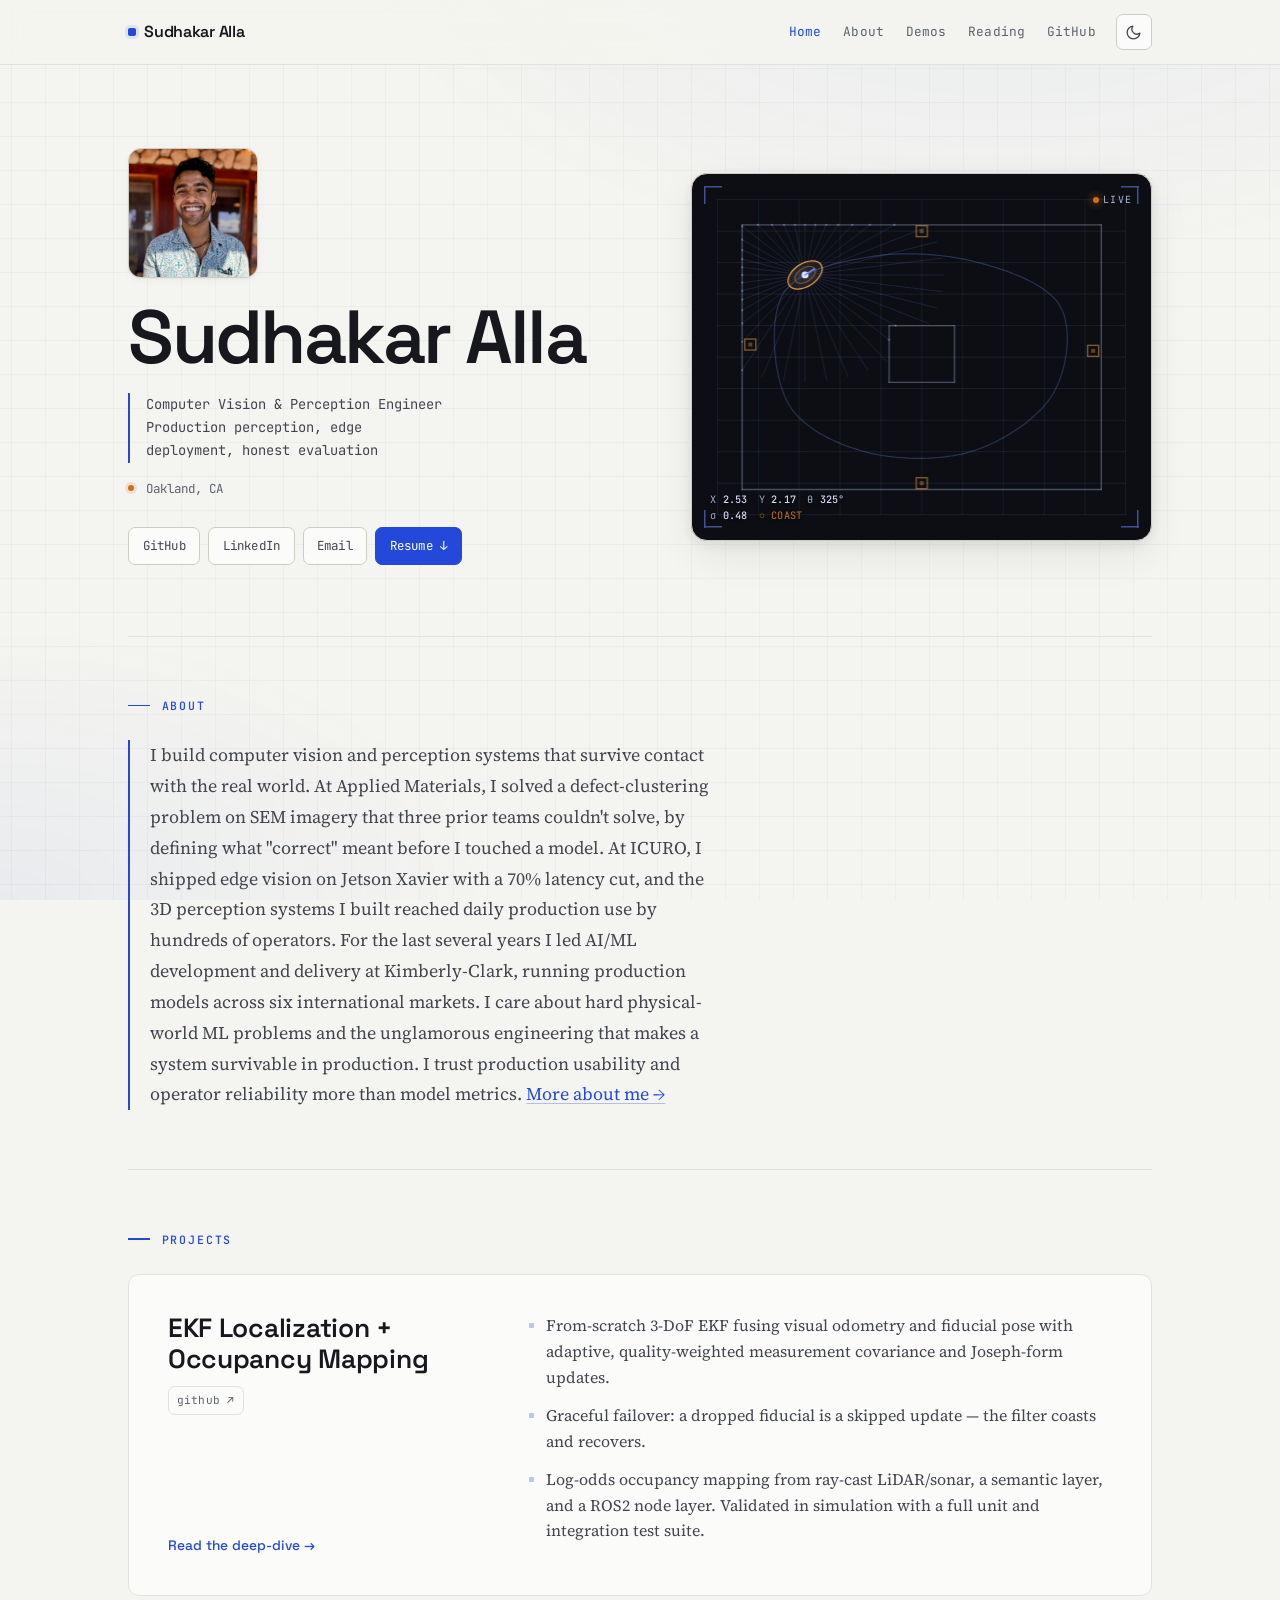
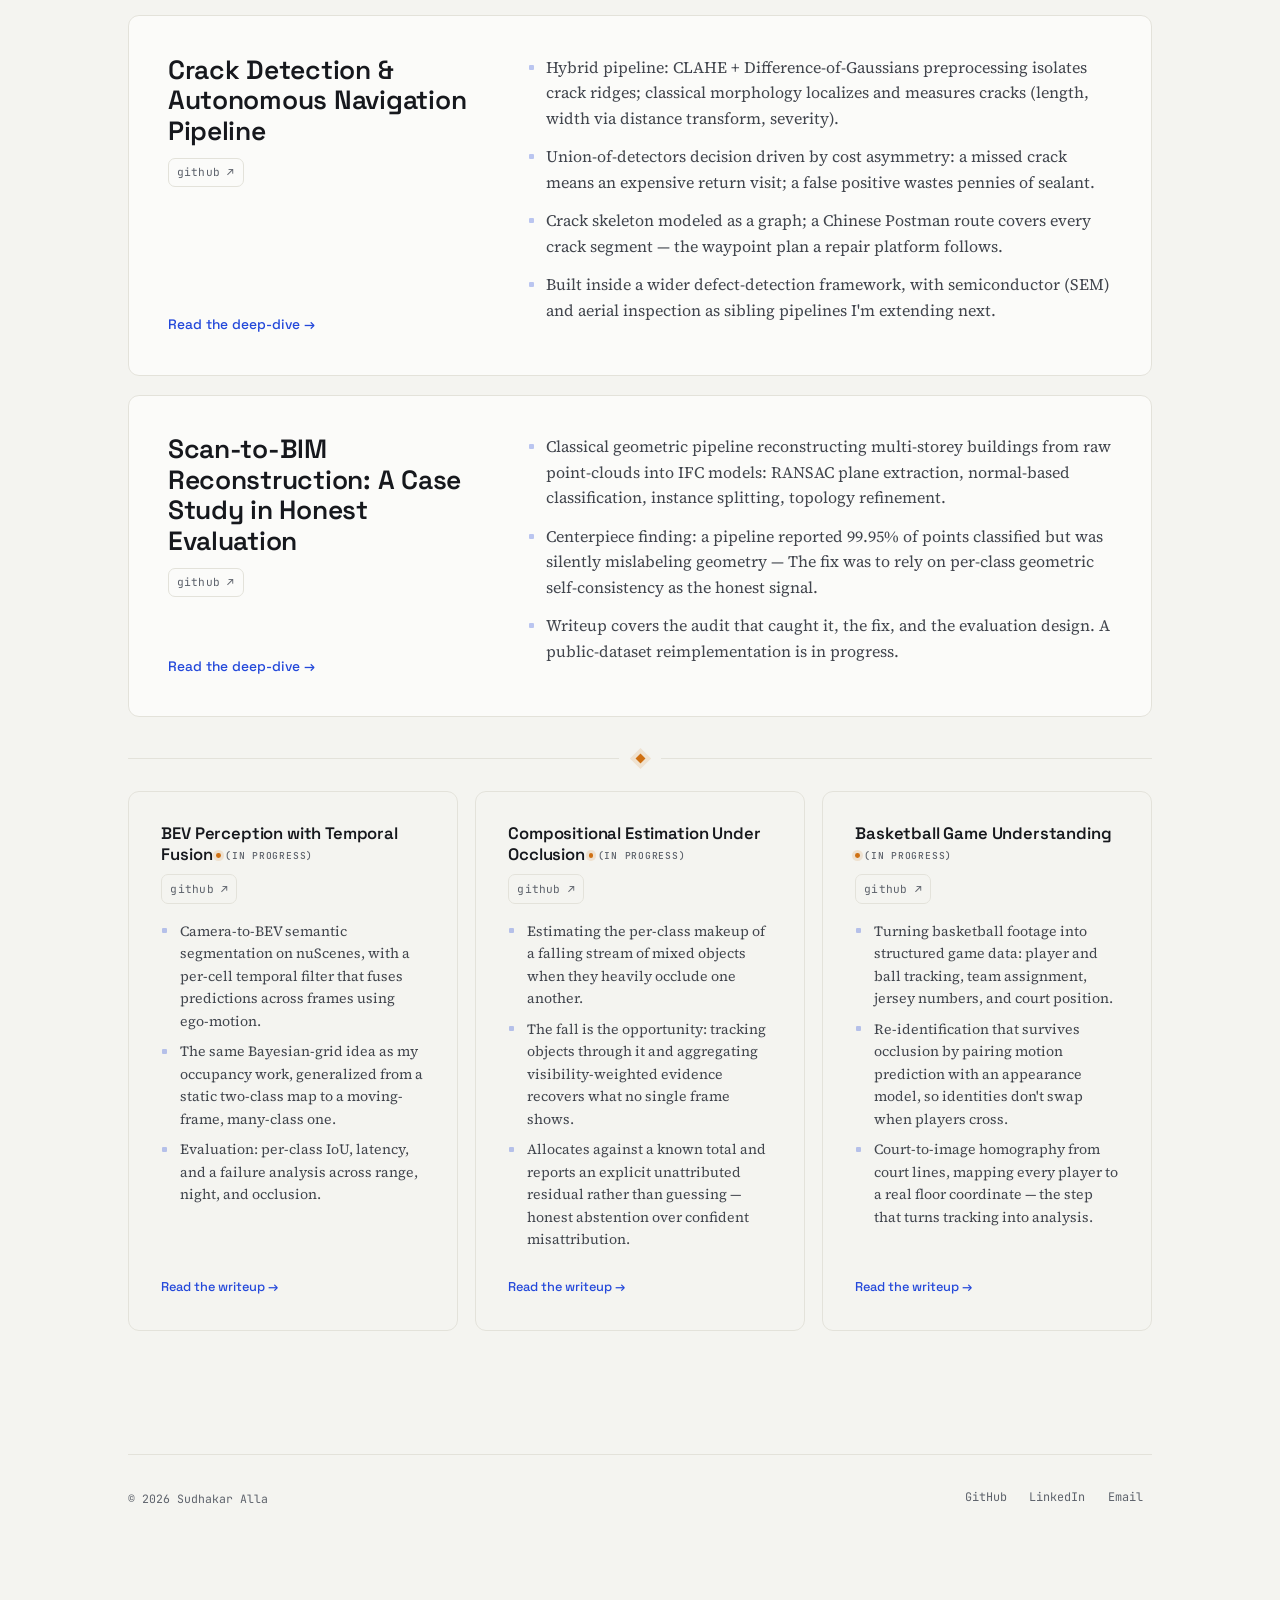
<file: index.html>
<!DOCTYPE html>
<html lang="en">
<head>
  <!-- Google tag (gtag.js) -->
<script async src="https://www.googletagmanager.com/gtag/js?id=G-D9WTSHDK8H"></script>
<script>
  window.dataLayer = window.dataLayer || [];
  function gtag(){dataLayer.push(arguments);}
  gtag('js', new Date());

  gtag('config', 'G-D9WTSHDK8H');
</script>
  <meta charset="UTF-8">
  <meta name="viewport" content="width=device-width, initial-scale=1.0">
  <title>Sudhakar Alla — Computer Vision and Perception Engineer</title>
  <meta name="description" content="Sudhakar Alla is a computer vision and perception engineer building systems that survive the real world — edge deployment, honest evaluation, production-hardened ML.">
  <meta property="og:title" content="Sudhakar Alla — CV/ML Perception Engineer">
  <meta property="og:description" content="Computer vision and perception engineer. Production systems, honest evaluation. Oakland, CA.">
  <meta property="og:type" content="website">
  <meta name="theme-color" content="#f4f4f0" media="(prefers-color-scheme: light)">
  <meta name="theme-color" content="#0d0f14" media="(prefers-color-scheme: dark)">
  <link rel="preconnect" href="https://fonts.googleapis.com">
  <link rel="preconnect" href="https://fonts.gstatic.com" crossorigin>
  <link rel="stylesheet" href="https://fonts.googleapis.com/css2?family=JetBrains+Mono:wght@400;500&family=Source+Serif+4:ital,opsz,wght@0,8..60,400;0,8..60,600;1,8..60,400&family=Space+Grotesk:wght@400;500;600;700&display=swap">
  <link rel="stylesheet" href="style.css">
  <script src="main.js" defer></script>
</head>
<body>

<a class="skip-link" href="#main">Skip to content</a>

<nav class="nav" aria-label="Primary">
  <div class="nav-inner">
    <a class="brand" href="index.html">Sudhakar Alla</a>
    <div class="nav-right">
      <div class="nav-links">
        <a href="index.html" aria-current="page">Home</a>
        <a href="about.html">About</a>
        <a href="demos.html">Demos</a>
        <a href="reading.html">Reading</a>
        <a href="https://github.com/salla23" rel="noopener noreferrer">GitHub</a>
      </div>
      <button class="theme-toggle" type="button" aria-label="Switch to dark theme" aria-pressed="false">
        <svg class="i-moon" viewBox="0 0 24 24" fill="none" stroke="currentColor" stroke-width="1.8" stroke-linecap="round" stroke-linejoin="round" aria-hidden="true"><path d="M21 12.8A9 9 0 1 1 11.2 3a7 7 0 0 0 9.8 9.8z"/></svg>
        <svg class="i-sun" viewBox="0 0 24 24" fill="none" stroke="currentColor" stroke-width="1.8" stroke-linecap="round" stroke-linejoin="round" aria-hidden="true"><circle cx="12" cy="12" r="4.2"/><path d="M12 2v2.4M12 19.6V22M4.2 4.2l1.7 1.7M18.1 18.1l1.7 1.7M2 12h2.4M19.6 12H22M4.2 19.8l1.7-1.7M18.1 5.9l1.7-1.7"/></svg>
      </button>
    </div>
  </div>
</nav>

<div class="wrap">

  <header class="hero">
    <div class="hero-text">
      <div class="hero-id">
        <img class="photo" src="assets/headshot.jpg" alt="Sudhakar Alla" loading="lazy">
        <!-- <div class="photo" role="img" aria-label="Photo of Sudhakar Alla"></div> -->
      </div>
      <h1>Sudhakar Alla</h1>
      <p class="tagline">Computer Vision & Perception Engineer Production perception, edge deployment, honest evaluation</p>
      <p class="location">Oakland, CA</p>
      <nav class="link-row" aria-label="Contact and profiles">
        <a href="https://github.com/salla23" rel="noopener noreferrer">GitHub</a>
        <a href="https://linkedin.com/in/sudhakaralla" rel="noopener noreferrer">LinkedIn</a>
        <a href="mailto:sudhakaralla@icloud.com">Email</a>
        <a href="assets/Sudhakar_Alla_Resume.pdf" rel="noopener noreferrer">Resume &darr;</a>
      </nav>
    </div>

    <div class="hero-viewport">
      <canvas id="sim-canvas" aria-hidden="true"></canvas>
      <div class="vp-live" aria-hidden="true"><span class="dot"></span>LIVE</div>
      <div class="telemetry" aria-hidden="true"></div>
    </div>
  </header>

  <main id="main">

    <section class="about pull" aria-labelledby="h-about">
      <h2 id="h-about">About</h2>
      <p>I build computer vision and perception systems that survive contact with the real world. At Applied Materials, I solved a defect-clustering problem on SEM imagery that three prior teams couldn't solve, by defining what "correct" meant before I touched a model. At ICURO, I shipped edge vision on Jetson Xavier with a 70% latency cut, and the 3D perception systems I built reached daily production use by hundreds of operators. For the last several years I led AI/ML development and delivery at Kimberly-Clark, running production models across six international markets. I care about hard physical-world ML problems and the unglamorous engineering that makes a system survivable in production. I trust production usability and operator reliability more than model metrics.   <a href="about.html">More about me &rarr;</a></p>
    </section>

    <section aria-labelledby="h-projects">
      <h2 id="h-projects">Projects</h2>

      <div class="proj-featured">

        <article class="card featured">
          <div class="card-head">
            <h3><a href="projects/occupancy-ekf.html">EKF Localization + Occupancy Mapping</a></h3>
            <a class="card-repo" href="https://github.com/salla23/occupancy-ekf-fusion" rel="noopener noreferrer">github &#8599;</a>
          </div>
          <ul>
            <li>From-scratch 3-DoF EKF fusing visual odometry and fiducial pose with adaptive, quality-weighted measurement covariance and Joseph-form updates.</li>
            <li>Graceful failover: a dropped fiducial is a skipped update &mdash; the filter coasts and recovers.</li>
            <li>Log-odds occupancy mapping from ray-cast LiDAR/sonar, a semantic layer, and a ROS2 node layer. Validated in simulation with a full unit and integration test suite.</li>
          </ul>
          <a class="more" href="projects/occupancy-ekf.html">Read the deep-dive &rarr;</a>
        </article>

        <article class="card featured">
          <div class="card-head">
            <h3><a href="projects/crack-detection.html">Crack Detection &amp; Autonomous Navigation Pipeline</a></h3>
            <a class="card-repo" href="https://github.com/salla23/crack-detection-pipeline" rel="noopener noreferrer">github &#8599;</a>
          </div>
          <ul>
            <li>Hybrid pipeline: CLAHE + Difference-of-Gaussians preprocessing isolates crack ridges; classical morphology localizes and measures cracks (length, width via distance transform, severity).</li>
            <li>Union-of-detectors decision driven by cost asymmetry: a missed crack means an expensive return visit; a false positive wastes pennies of sealant.</li>
            <li>Crack skeleton modeled as a graph; a Chinese Postman route covers every crack segment &mdash; the waypoint plan a repair platform follows.</li>
            <li>Built inside a wider defect-detection framework, with semiconductor (SEM) and aerial inspection as sibling pipelines I'm extending next.</li>
          </ul>
          <a class="more" href="projects/crack-detection.html">Read the deep-dive &rarr;</a>
        </article>

        <article class="card featured">
          <div class="card-head">
            <h3><a href="projects/scan-to-bim.html">Scan-to-BIM Reconstruction: A Case Study in Honest Evaluation</a></h3>
            <a class="card-repo" href="https://github.com/salla23/scan-to-bim-case-study" rel="noopener noreferrer">github &#8599;</a>
          </div>
          <ul>
            <li>Classical geometric pipeline reconstructing multi-storey buildings from raw point-clouds into IFC models: RANSAC plane extraction, normal-based classification, instance splitting, topology refinement.</li>
            <li>Centerpiece finding: a pipeline reported 99.95% of points classified but was silently mislabeling geometry &mdash; The fix was to rely on per-class geometric self-consistency as the honest signal.</li>
            <li>Writeup covers the audit that caught it, the fix, and the evaluation design. A public-dataset reimplementation is in progress.</li>
          </ul>
          <a class="more" href="projects/scan-to-bim.html">Read the deep-dive &rarr;</a>
        </article>

      </div>

      <div class="proj-split" aria-hidden="true"><span class="mark"></span></div>

      <div class="proj-progress">

        <article class="card compact">
          <div class="card-head">
            <h3><a href="projects/bev.html">BEV Perception with Temporal Fusion <span class="wip">(in&nbsp;progress)</span></a></h3>
            <a class="card-repo" href="https://github.com/salla23/bev-nuscenes-mini" rel="noopener noreferrer">github &#8599;</a>
          </div>
          <ul>
            <li>Camera-to-BEV semantic segmentation on nuScenes, with a per-cell temporal filter that fuses predictions across frames using ego-motion.</li>
            <li>The same Bayesian-grid idea as my occupancy work, generalized from a static two-class map to a moving-frame, many-class one.</li>
            <li>Evaluation: per-class IoU, latency, and a failure analysis across range, night, and occlusion.</li>
          </ul>
          <a class="more" href="projects/bev.html">Read the writeup &rarr;</a>
        </article>

        <article class="card compact">
          <div class="card-head">
            <h3><a href="projects/occlusion.html">Compositional Estimation Under Occlusion <span class="wip">(in&nbsp;progress)</span></a></h3>
            <a class="card-repo" href="https://github.com/salla23/occlusion-compositional-estimation" rel="noopener noreferrer">github &#8599;</a>
          </div>
          <ul>
            <li>Estimating the per-class makeup of a falling stream of mixed objects when they heavily occlude one another.</li>
            <li>The fall is the opportunity: tracking objects through it and aggregating visibility-weighted evidence recovers what no single frame shows.</li>
            <li>Allocates against a known total and reports an explicit unattributed residual rather than guessing &mdash; honest abstention over confident misattribution.</li>
          </ul>
          <a class="more" href="projects/occlusion.html">Read the writeup &rarr;</a>
        </article>

        <article class="card compact">
          <div class="card-head">
            <h3><a href="projects/basketball.html">Basketball Game Understanding <span class="wip">(in&nbsp;progress)</span></a></h3>
            <a class="card-repo" href="https://github.com/salla23/basketball-cv" rel="noopener noreferrer">github &#8599;</a>
          </div>
          <ul>
            <li>Turning basketball footage into structured game data: player and ball tracking, team assignment, jersey numbers, and court position.</li>
            <li>Re-identification that survives occlusion by pairing motion prediction with an appearance model, so identities don't swap when players cross.</li>
            <li>Court-to-image homography from court lines, mapping every player to a real floor coordinate &mdash; the step that turns tracking into analysis.</li>
          </ul>
          <a class="more" href="projects/basketball.html">Read the writeup &rarr;</a>
        </article>

      </div>

    </section>

  </main>

  <footer>
    <p class="copy">&copy; 2026 Sudhakar Alla</p>
    <nav class="link-row" aria-label="Footer links">
      <a href="https://github.com/salla23" rel="noopener noreferrer">GitHub</a>
      <a href="https://linkedin.com/in/sudhakaralla" rel="noopener noreferrer">LinkedIn</a>
      <a href="mailto:sudhakaralla@icloud.com">Email</a>
    </nav>
  </footer>

</div>
</body>
</html>
</file>
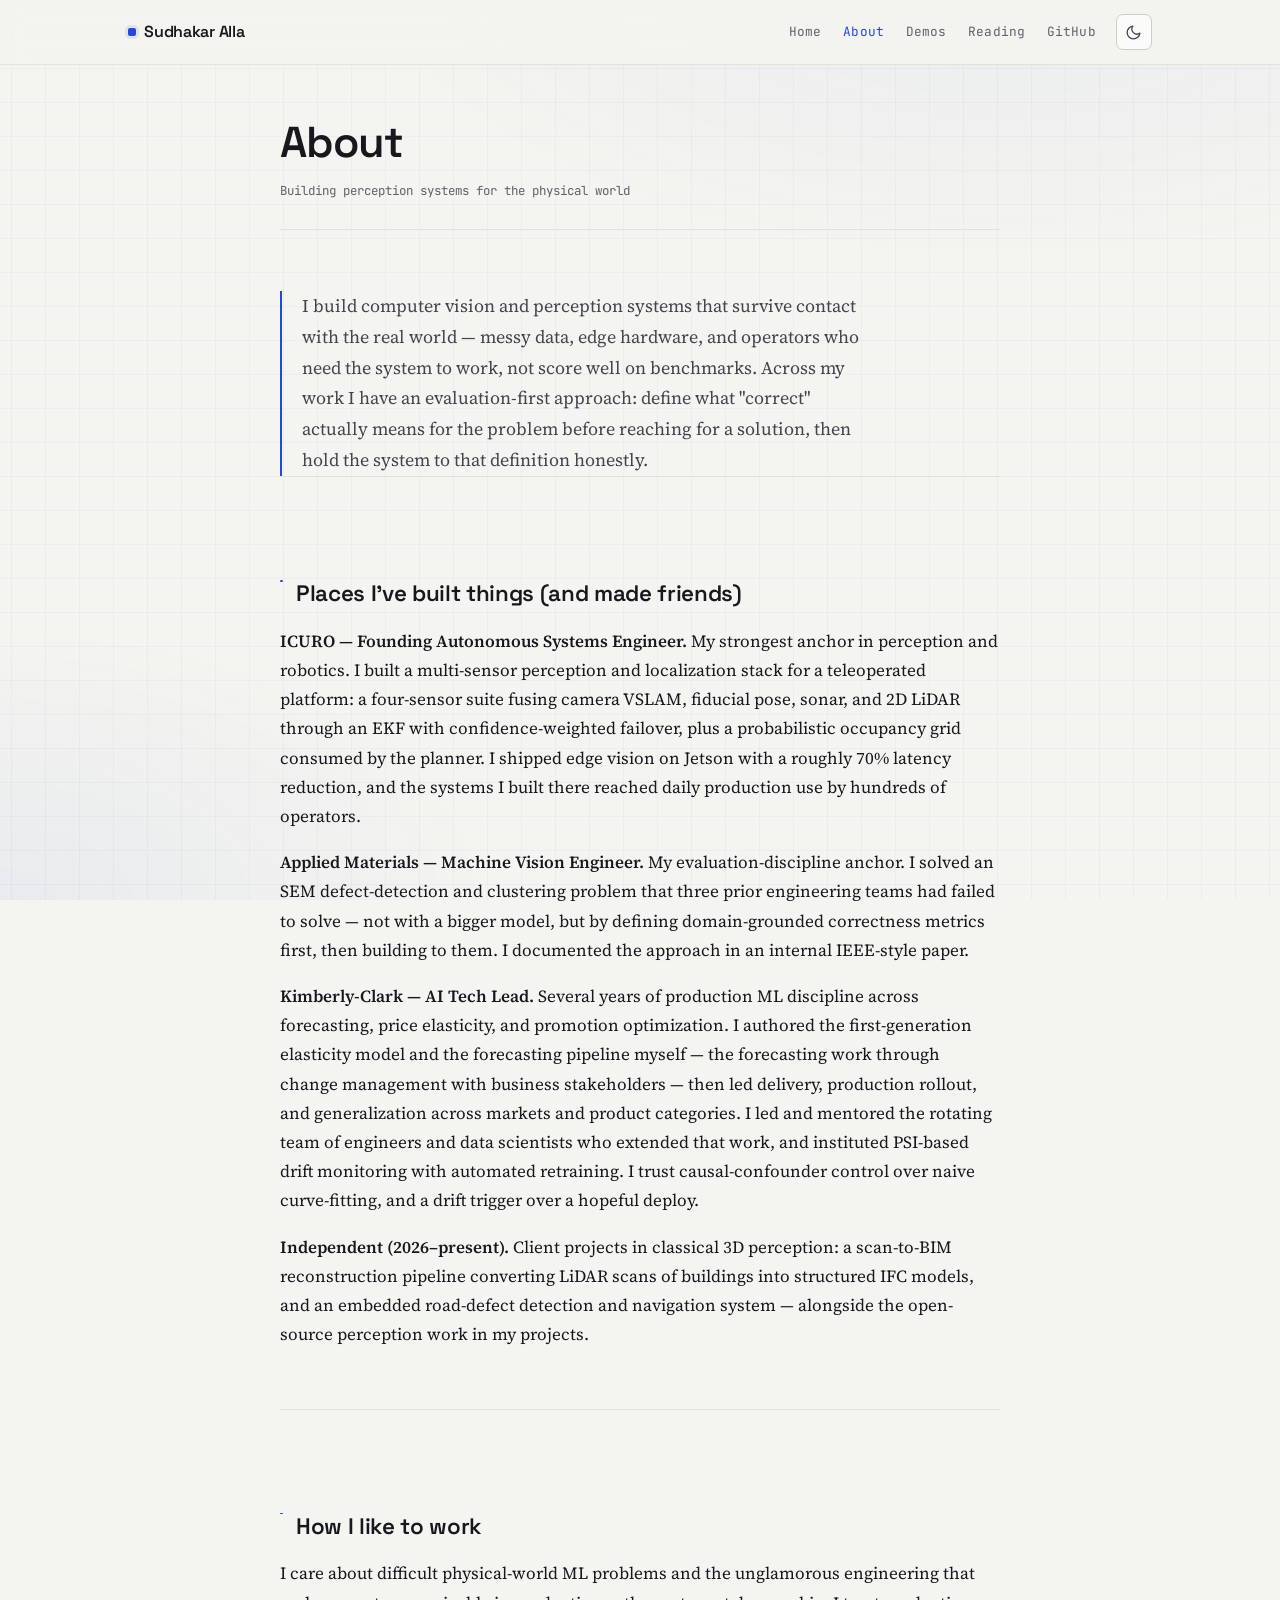
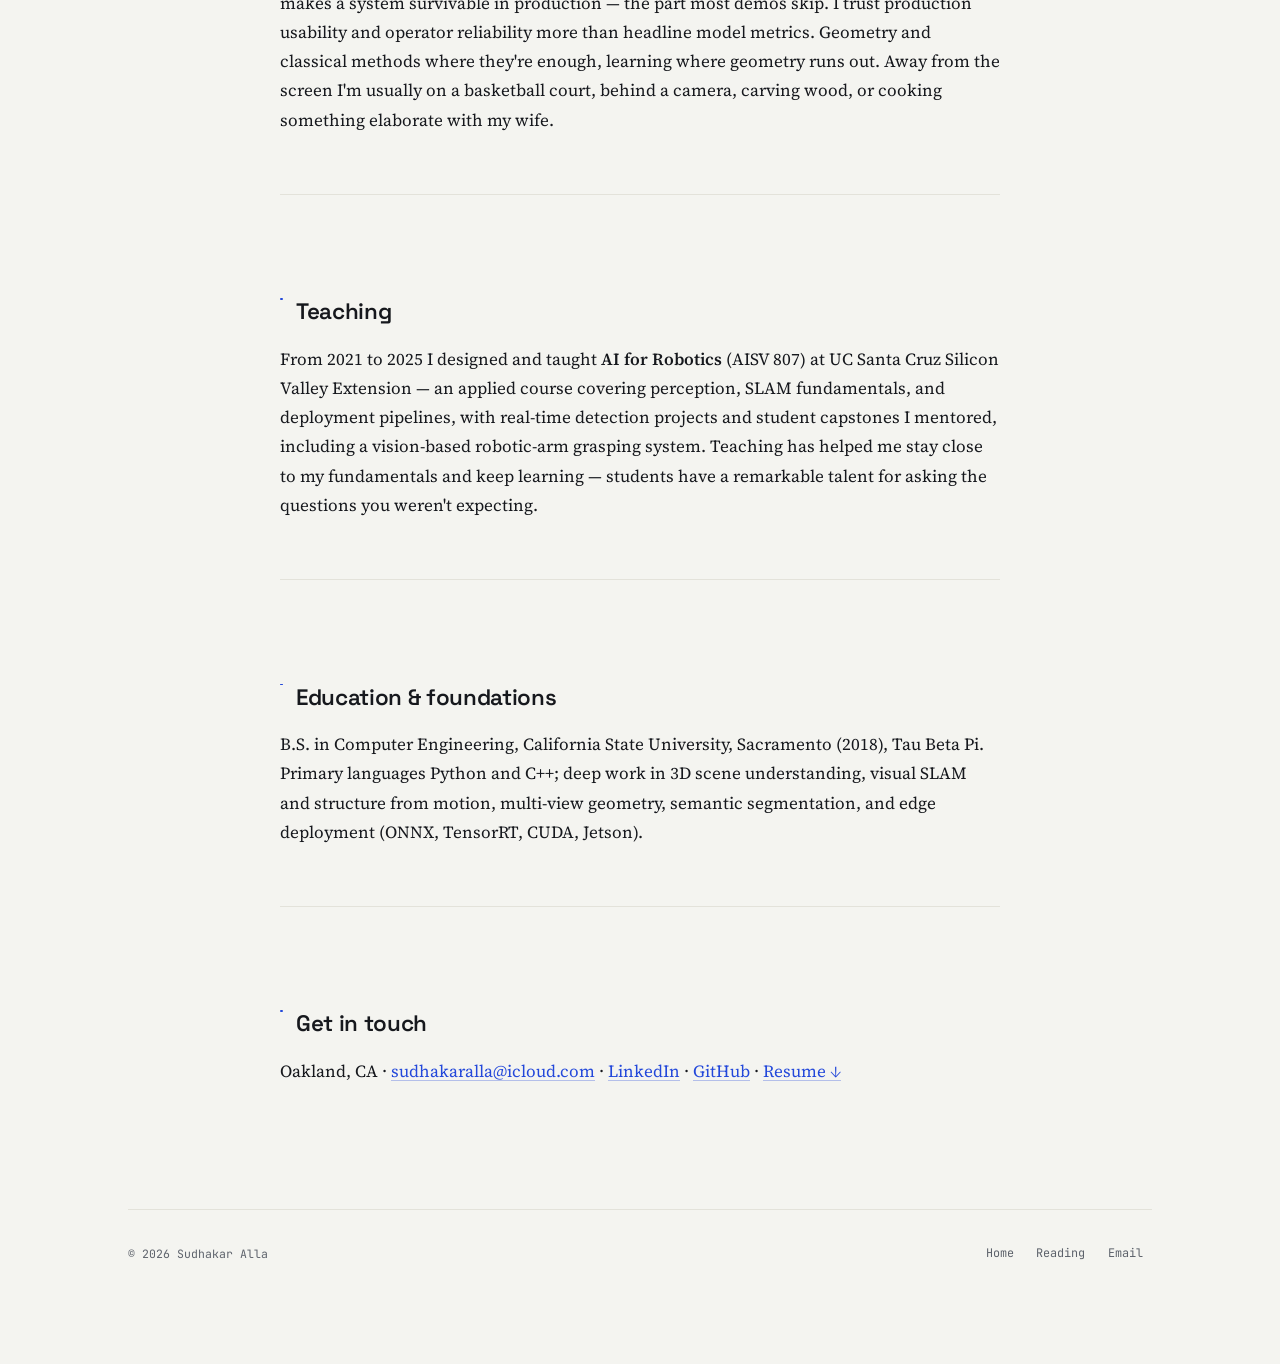
<file: about.html>
<!DOCTYPE html>
<html lang="en">
<head>
  <!-- Google tag (gtag.js) -->
<script async src="https://www.googletagmanager.com/gtag/js?id=G-D9WTSHDK8H"></script>
<script>
  window.dataLayer = window.dataLayer || [];
  function gtag(){dataLayer.push(arguments);}
  gtag('js', new Date());

  gtag('config', 'G-D9WTSHDK8H');
</script>
  <meta charset="UTF-8">
  <meta name="viewport" content="width=device-width, initial-scale=1.0">
  <title>About — Sudhakar Alla</title>
  <meta name="description" content="About Sudhakar Alla — computer vision and perception engineer. Background across Applied Materials, ICURO, and Kimberly-Clark; production ML and honest evaluation.">
  <meta property="og:title" content="About — Sudhakar Alla">
  <meta property="og:description" content="Computer vision and perception engineer. Production systems, honest evaluation.">
  <meta property="og:type" content="profile">
  <meta name="theme-color" content="#f4f4f0" media="(prefers-color-scheme: light)">
  <meta name="theme-color" content="#0d0f14" media="(prefers-color-scheme: dark)">
  <link rel="preconnect" href="https://fonts.googleapis.com">
  <link rel="preconnect" href="https://fonts.gstatic.com" crossorigin>
  <link rel="stylesheet" href="https://fonts.googleapis.com/css2?family=JetBrains+Mono:wght@400;500&family=Source+Serif+4:ital,opsz,wght@0,8..60,400;0,8..60,600;1,8..60,400&family=Space+Grotesk:wght@400;500;600;700&display=swap">
  <link rel="stylesheet" href="style.css">
  <script src="main.js" defer></script>
  <!-- Google Analytics (GA4) -->
  <script async src="https://www.googletagmanager.com/gtag/js?id=G-D9WTSHDK8H"></script>
  <script>
    window.dataLayer = window.dataLayer || [];
    function gtag(){dataLayer.push(arguments);}
    gtag("js", new Date());
    gtag("config", "G-D9WTSHDK8H");
  </script>
</head>
<body>

<a class="skip-link" href="#main">Skip to content</a>

<nav class="nav" aria-label="Primary">
  <div class="nav-inner">
    <a class="brand" href="index.html">Sudhakar Alla</a>
    <div class="nav-right">
      <div class="nav-links">
        <a href="index.html">Home</a>
        <a href="about.html" aria-current="page">About</a>
        <a href="demos.html">Demos</a>
        <a href="reading.html">Reading</a>
        <a href="https://github.com/salla23" rel="noopener noreferrer">GitHub</a>
      </div>
      <button class="theme-toggle" type="button" aria-label="Switch to dark theme" aria-pressed="false">
        <svg class="i-moon" viewBox="0 0 24 24" fill="none" stroke="currentColor" stroke-width="1.8" stroke-linecap="round" stroke-linejoin="round" aria-hidden="true"><path d="M21 12.8A9 9 0 1 1 11.2 3a7 7 0 0 0 9.8 9.8z"/></svg>
        <svg class="i-sun" viewBox="0 0 24 24" fill="none" stroke="currentColor" stroke-width="1.8" stroke-linecap="round" stroke-linejoin="round" aria-hidden="true"><circle cx="12" cy="12" r="4.2"/><path d="M12 2v2.4M12 19.6V22M4.2 4.2l1.7 1.7M18.1 18.1l1.7 1.7M2 12h2.4M19.6 12H22M4.2 19.8l1.7-1.7M18.1 5.9l1.7-1.7"/></svg>
      </button>
    </div>
  </div>
</nav>

<div class="wrap">

  <div class="page-head">
    <h1>About</h1>
    <p class="sub">Building perception systems for the physical world</p>
  </div>

  <main id="main">

    <section class="prose pull" aria-label="Intro">
      <p>I build computer vision and perception systems that survive contact with the real world &mdash; messy data, edge hardware, and operators who need the system to work, not score well on benchmarks. Across my work I have an evaluation-first approach: define what "correct" actually means for the problem before reaching for a solution, then hold the system to that definition honestly.</p>
    </section>

    <section class="prose" aria-labelledby="h-work">
      <h2 id="h-work">Places I've built things (and made friends)</h2>

      <p><strong>ICURO — Founding Autonomous Systems Engineer.</strong> My strongest anchor in perception and robotics. I built a multi-sensor perception and localization stack for a teleoperated platform: a four-sensor suite fusing camera VSLAM, fiducial pose, sonar, and 2D LiDAR through an EKF with confidence-weighted failover, plus a probabilistic occupancy grid consumed by the planner. I shipped edge vision on Jetson with a roughly 70% latency reduction, and the systems I built there reached daily production use by hundreds of operators.</p>

      <p><strong>Applied Materials — Machine Vision Engineer.</strong> My evaluation-discipline anchor. I solved an SEM defect-detection and clustering problem that three prior engineering teams had failed to solve &mdash; not with a bigger model, but by defining domain-grounded correctness metrics first, then building to them. I documented the approach in an internal IEEE-style paper.</p>

      <p><strong>Kimberly-Clark — AI Tech Lead.</strong> Several years of production ML discipline across forecasting, price elasticity, and promotion optimization. I authored the first-generation elasticity model and the forecasting pipeline myself &mdash; the forecasting work through change management with business stakeholders &mdash; then led delivery, production rollout, and generalization across markets and product categories. I led and mentored the rotating team of engineers and data scientists who extended that work, and instituted PSI-based drift monitoring with automated retraining. I trust causal-confounder control over naive curve-fitting, and a drift trigger over a hopeful deploy.</p>

      <p><strong>Independent (2026&ndash;present).</strong> Client projects in classical 3D perception: a scan-to-BIM reconstruction pipeline converting LiDAR scans of buildings into structured IFC models, and an embedded road-defect detection and navigation system &mdash; alongside the open-source perception work in my projects.</p>
    </section>

    <section class="prose" aria-labelledby="h-how">
      <h2 id="h-how">How I like to work</h2>
      <p>I care about difficult physical-world ML problems and the unglamorous engineering that makes a system survivable in production &mdash; the part most demos skip. I trust production usability and operator reliability more than headline model metrics. Geometry and classical methods where they're enough, learning where geometry runs out. Away from the screen I'm usually on a basketball court, behind a camera, carving wood, or cooking something elaborate with my wife.</p>
    </section>

    <section class="prose" aria-labelledby="h-teach">
      <h2 id="h-teach">Teaching</h2>
      <p>From 2021 to 2025 I designed and taught <strong>AI for Robotics</strong> (AISV 807) at UC Santa Cruz Silicon Valley Extension &mdash; an applied course covering perception, SLAM fundamentals, and deployment pipelines, with real-time detection projects and student capstones I mentored, including a vision-based robotic-arm grasping system. Teaching has helped me stay close to my fundamentals and keep learning &mdash; students have a remarkable talent for asking the questions you weren't expecting.</p>
    </section>

    <section class="prose" aria-labelledby="h-edu">
      <h2 id="h-edu">Education &amp; foundations</h2>
      <p>B.S. in Computer Engineering, California State University, Sacramento (2018), Tau Beta Pi. Primary languages Python and C++; deep work in 3D scene understanding, visual SLAM and structure from motion, multi-view geometry, semantic segmentation, and edge deployment (ONNX, TensorRT, CUDA, Jetson).</p>
    </section>

    <section class="prose" aria-label="Contact">
      <h2>Get in touch</h2>
      <p>Oakland, CA &middot; <a href="mailto:sudhakaralla@icloud.com">sudhakaralla@icloud.com</a> &middot; <a href="https://linkedin.com/in/sudhakaralla" rel="noopener noreferrer">LinkedIn</a> &middot; <a href="https://github.com/salla23" rel="noopener noreferrer">GitHub</a> &middot; <a href="assets/Sudhakar_Alla_Resume.pdf" rel="noopener noreferrer">Resume &darr;</a></p>
    </section>

  </main>

  <footer>
    <p class="copy">&copy; 2026 Sudhakar Alla</p>
    <nav class="link-row" aria-label="Footer links">
      <a href="index.html">Home</a>
      <a href="reading.html">Reading</a>
      <a href="mailto:sudhakaralla@icloud.com">Email</a>
    </nav>
  </footer>

</div>
</body>
</html>
</file>
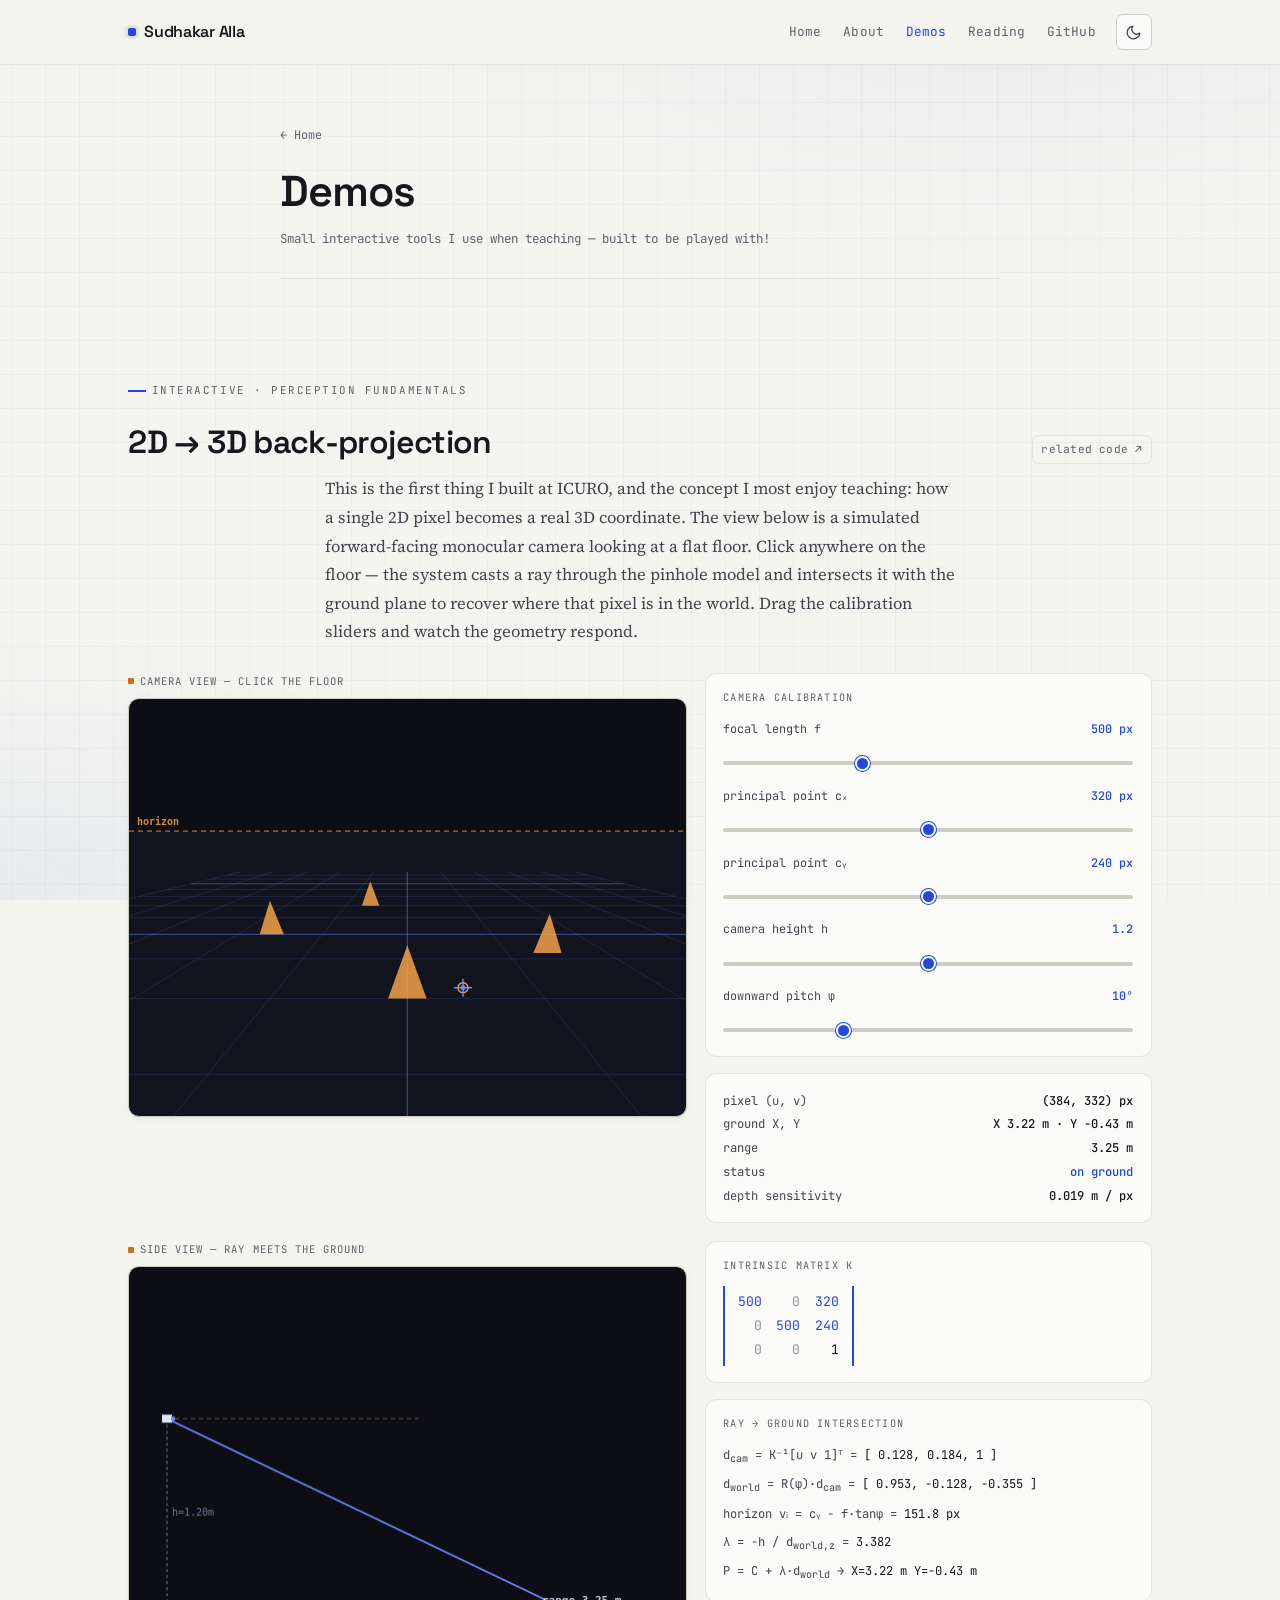
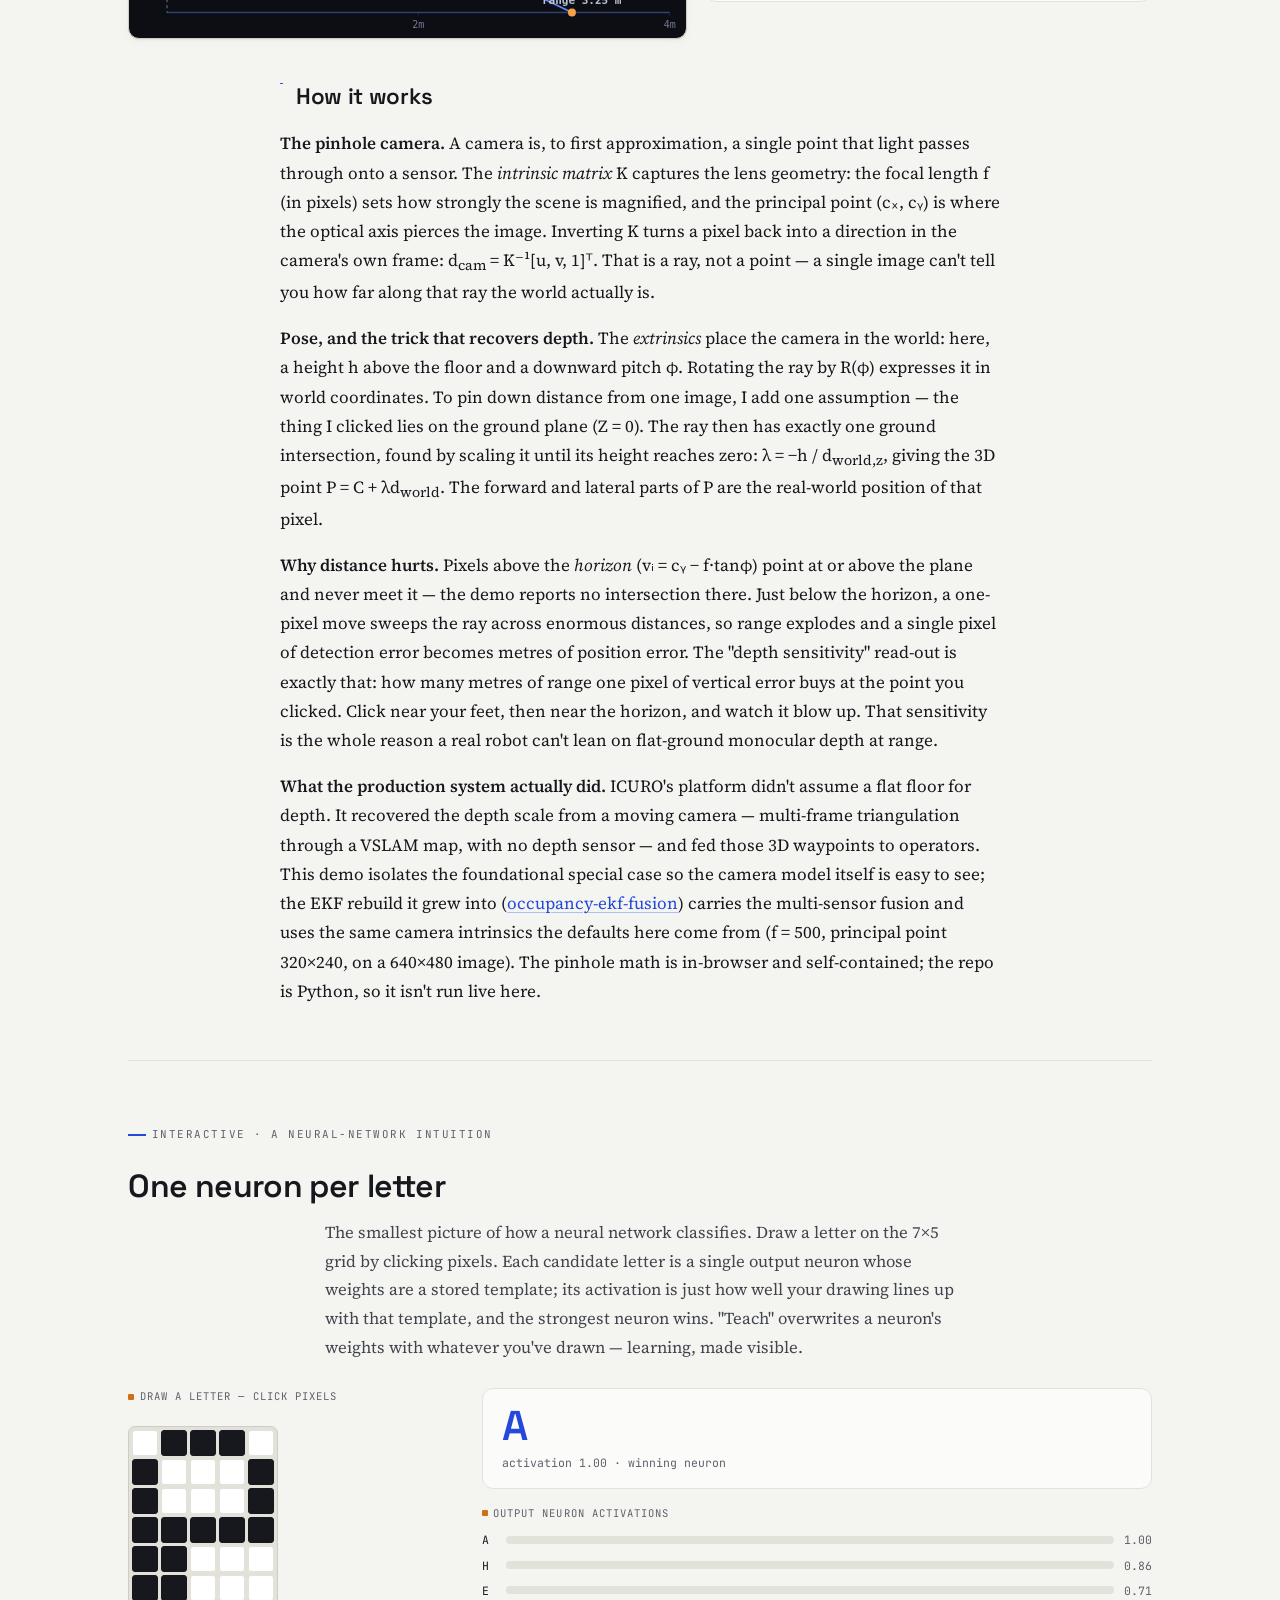
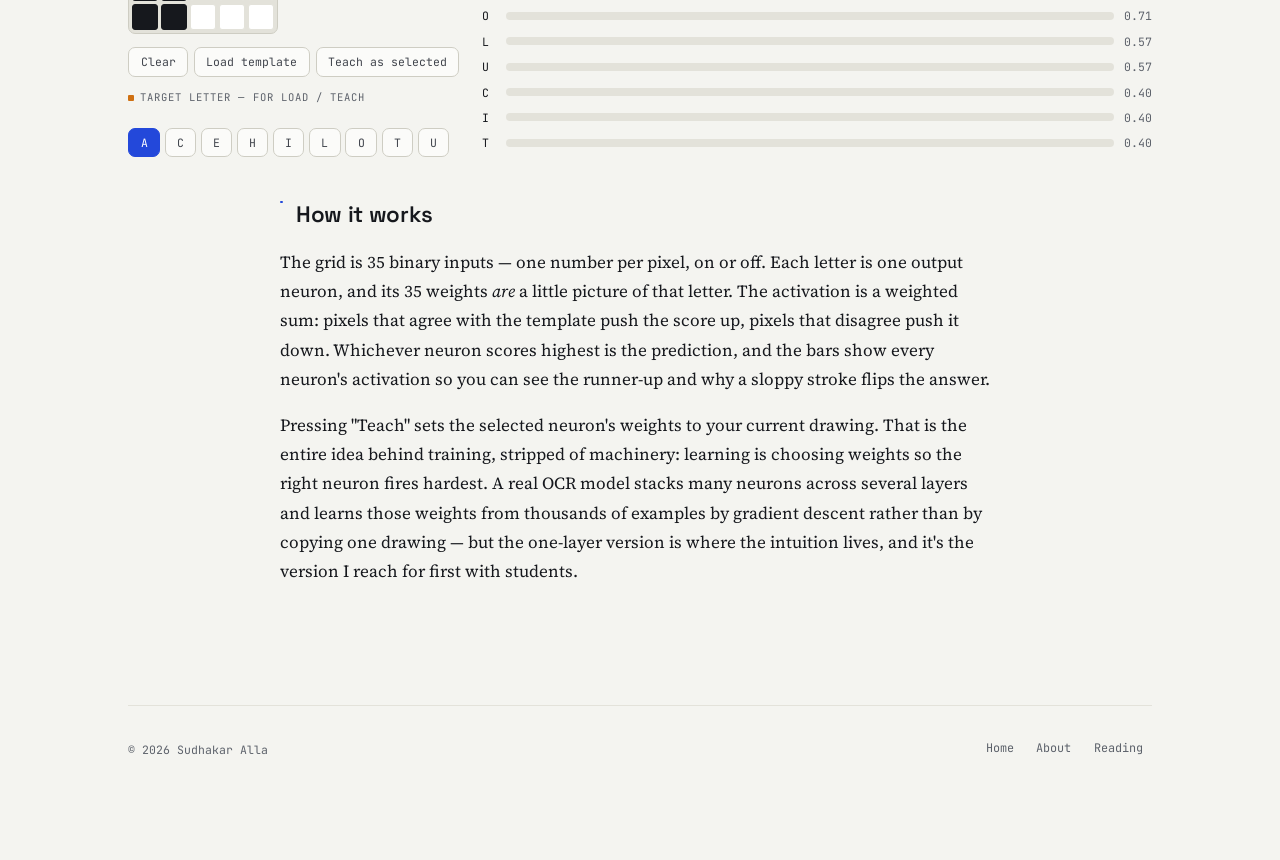
<file: demos.html>
<!DOCTYPE html>
<html lang="en">
<head>
  <!-- Google tag (gtag.js) -->
<script async src="https://www.googletagmanager.com/gtag/js?id=G-D9WTSHDK8H"></script>
<script>
  window.dataLayer = window.dataLayer || [];
  function gtag(){dataLayer.push(arguments);}
  gtag('js', new Date());

  gtag('config', 'G-D9WTSHDK8H');
</script>
  <meta charset="UTF-8">
  <meta name="viewport" content="width=device-width, initial-scale=1.0">
  <title>Demos — Sudhakar Alla</title>
  <meta name="description" content="Interactive teaching demos from Sudhakar Alla: 2D-to-3D back-projection with the pinhole camera model and ground-plane intersection, and a one-layer OCR intuition demo.">
  <meta property="og:title" content="Demos — Sudhakar Alla">
  <meta property="og:description" content="Interactive teaching demos: 2D-to-3D back-projection (pinhole + ground plane) and a one-layer OCR demo.">
  <meta property="og:type" content="website">
  <meta name="theme-color" content="#f4f4f0" media="(prefers-color-scheme: light)">
  <meta name="theme-color" content="#0d0f14" media="(prefers-color-scheme: dark)">
  <link rel="preconnect" href="https://fonts.googleapis.com">
  <link rel="preconnect" href="https://fonts.gstatic.com" crossorigin>
  <link rel="stylesheet" href="https://fonts.googleapis.com/css2?family=JetBrains+Mono:wght@400;500&family=Source+Serif+4:ital,opsz,wght@0,8..60,400;0,8..60,600;1,8..60,400&family=Space+Grotesk:wght@400;500;600;700&display=swap">
  <link rel="stylesheet" href="style.css">
  <script src="main.js" defer></script>
  <script src="demos.js" defer></script>
</head>
<body>

<a class="skip-link" href="#main">Skip to content</a>

<nav class="nav" aria-label="Primary">
  <div class="nav-inner">
    <a class="brand" href="index.html">Sudhakar Alla</a>
    <div class="nav-right">
      <div class="nav-links">
        <a href="index.html">Home</a>
        <a href="about.html">About</a>
        <a href="demos.html" aria-current="page">Demos</a>
        <a href="reading.html">Reading</a>
        <a href="https://github.com/salla23" rel="noopener noreferrer">GitHub</a>
      </div>
      <button class="theme-toggle" type="button" aria-label="Switch to dark theme" aria-pressed="false">
        <svg class="i-moon" viewBox="0 0 24 24" fill="none" stroke="currentColor" stroke-width="1.8" stroke-linecap="round" stroke-linejoin="round" aria-hidden="true"><path d="M21 12.8A9 9 0 1 1 11.2 3a7 7 0 0 0 9.8 9.8z"/></svg>
        <svg class="i-sun" viewBox="0 0 24 24" fill="none" stroke="currentColor" stroke-width="1.8" stroke-linecap="round" stroke-linejoin="round" aria-hidden="true"><circle cx="12" cy="12" r="4.2"/><path d="M12 2v2.4M12 19.6V22M4.2 4.2l1.7 1.7M18.1 18.1l1.7 1.7M2 12h2.4M19.6 12H22M4.2 19.8l1.7-1.7M18.1 5.9l1.7-1.7"/></svg>
      </button>
    </div>
  </div>
</nav>

<div class="wrap">

  <div class="page-head">
    <a class="back" href="index.html">&larr; Home</a>
    <h1>Demos</h1>
    <p class="sub">Small interactive tools I use when teaching &mdash; built to be played with!</p>
  </div>

  <main id="main">

    <!-- ============ Demo 1: back-projection ============ -->
    <section class="demo" aria-labelledby="bp-h">
      <p class="demo-tag">Interactive &middot; perception fundamentals</p>
      <div class="demo-head">
        <h2 id="bp-h">2D &rarr; 3D back-projection</h2>
        <a class="card-repo" href="https://github.com/salla23/occupancy-ekf-fusion" rel="noopener noreferrer">related code &#8599;</a>
      </div>
      <div class="prose demo-lede">
        <p>This is the first thing I built at ICURO, and the concept I most enjoy teaching: how a single 2D pixel becomes a real 3D coordinate. The view below is a simulated forward-facing monocular camera looking at a flat floor. Click anywhere on the floor &mdash; the system casts a ray through the pinhole model and intersects it with the ground plane to recover where that pixel is in the world. Drag the calibration sliders and watch the geometry respond.</p>
      </div>

      <div class="demo-stage">
        <div class="cam-panel">
          <div class="panel-cap">camera view &mdash; click the floor</div>
          <div class="demo-canvas-wrap cam-wrap">
            <canvas id="bp-cam" width="640" height="480" tabindex="0" role="img" aria-label="Simulated forward-facing camera view of a floor grid with cones. Click, or focus and use arrow keys, to back-project a pixel to a 3D ground coordinate."></canvas>
            <noscript><div class="fig-ph">Interactive demo &mdash; needs JavaScript. The math and writeup below explain it in full.</div></noscript>
          </div>
        </div>

        <div class="demo-controls">
          <div class="ctrl-group">
            <div class="ctrl-group-title">camera calibration</div>
            <div class="ctrl"><label for="bp-f">focal length f<span class="val" id="bp-f-v"></span></label>
              <input type="range" id="bp-f" min="200" max="1100" step="5" data-unit=" px"></div>
            <div class="ctrl"><label for="bp-cx">principal point c&#8339;<span class="val" id="bp-cx-v"></span></label>
              <input type="range" id="bp-cx" min="160" max="480" step="2" data-unit=" px"></div>
            <div class="ctrl"><label for="bp-cy">principal point c&#7527;<span class="val" id="bp-cy-v"></span></label>
              <input type="range" id="bp-cy" min="120" max="360" step="2" data-unit=" px"></div>
            <div class="ctrl"><label for="bp-h">camera height h<span class="val" id="bp-h-v"></span></label>
              <input type="range" id="bp-h" min="0.3" max="2.5" step="0.05" data-unit=" m"></div>
            <div class="ctrl"><label for="bp-pitch">downward pitch &phi;<span class="val" id="bp-pitch-v"></span></label>
              <input type="range" id="bp-pitch" min="0" max="35" step="0.5" data-unit="&deg;"></div>
          </div>
          <div class="readout" id="bp-readout" aria-live="polite">
            <div class="ro-row"><span>pixel (u, v)</span><b id="ro-uv">&mdash;</b></div>
            <div class="ro-row"><span>ground X, Y</span><b id="ro-ground">&mdash;</b></div>
            <div class="ro-row"><span>range</span><b id="ro-range">&mdash;</b></div>
            <div class="ro-row"><span>status</span><b id="ro-status">&mdash;</b></div>
            <div class="ro-row"><span>depth sensitivity</span><b id="ro-sens">&mdash;</b></div>
          </div>
        </div>

        <div class="side-panel">
          <div class="panel-cap">side view &mdash; ray meets the ground</div>
          <div class="demo-canvas-wrap side-wrap">
            <canvas id="bp-side" width="600" height="400" aria-hidden="true"></canvas>
          </div>
        </div>

        <div class="demo-math">
          <div class="kmat-box">
            <div class="lbl">intrinsic matrix K</div>
            <div class="kmat" aria-hidden="true">
              <span class="k" id="k-f">500</span><span class="z">0</span><span class="k" id="k-cx">320</span>
              <span class="z">0</span><span class="k" id="k-f2">500</span><span class="k" id="k-cy">240</span>
              <span class="z">0</span><span class="z">0</span><span>1</span>
            </div>
          </div>
          <div class="eqns" aria-hidden="true">
            <div class="lbl">ray &rarr; ground intersection</div>
            <p>d<sub>cam</sub> = K&#8315;&sup1;[u v 1]&#7488; = <span class="res" id="eq-dc">&mdash;</span></p>
            <p>d<sub>world</sub> = R(&phi;)&middot;d<sub>cam</sub> = <span class="res" id="eq-dw">&mdash;</span></p>
            <p>horizon v&#7522; = c&#7527; &minus; f&middot;tan&phi; = <span class="res" id="eq-hz">&mdash;</span></p>
            <p>&lambda; = &minus;h / d<sub>world,z</sub> = <span class="res" id="eq-lam">&mdash;</span></p>
            <p>P = C + &lambda;&middot;d<sub>world</sub> &rarr; <span class="res" id="eq-pw">&mdash;</span></p>
          </div>
        </div>
      </div>

      <div class="prose demo-writeup">
        <h2>How it works</h2>
        <p><strong>The pinhole camera.</strong> A camera is, to first approximation, a single point that light passes through onto a sensor. The <em>intrinsic matrix</em> K captures the lens geometry: the focal length f (in pixels) sets how strongly the scene is magnified, and the principal point (c&#8339;, c&#7527;) is where the optical axis pierces the image. Inverting K turns a pixel back into a direction in the camera's own frame: d<sub>cam</sub> = K&#8315;&sup1;[u, v, 1]&#7488;. That is a ray, not a point &mdash; a single image can't tell you how far along that ray the world actually is.</p>
        <p><strong>Pose, and the trick that recovers depth.</strong> The <em>extrinsics</em> place the camera in the world: here, a height h above the floor and a downward pitch &phi;. Rotating the ray by R(&phi;) expresses it in world coordinates. To pin down distance from one image, I add one assumption &mdash; the thing I clicked lies on the ground plane (Z = 0). The ray then has exactly one ground intersection, found by scaling it until its height reaches zero: &lambda; = &minus;h / d<sub>world,z</sub>, giving the 3D point P = C + &lambda;d<sub>world</sub>. The forward and lateral parts of P are the real-world position of that pixel.</p>
        <p><strong>Why distance hurts.</strong> Pixels above the <em>horizon</em> (v&#7522; = c&#7527; &minus; f&middot;tan&phi;) point at or above the plane and never meet it &mdash; the demo reports no intersection there. Just below the horizon, a one-pixel move sweeps the ray across enormous distances, so range explodes and a single pixel of detection error becomes metres of position error. The "depth sensitivity" read-out is exactly that: how many metres of range one pixel of vertical error buys at the point you clicked. Click near your feet, then near the horizon, and watch it blow up. That sensitivity is the whole reason a real robot can't lean on flat-ground monocular depth at range.</p>
        <p><strong>What the production system actually did.</strong> ICURO's platform didn't assume a flat floor for depth. It recovered the depth scale from a moving camera &mdash; multi-frame triangulation through a VSLAM map, with no depth sensor &mdash; and fed those 3D waypoints to operators. This demo isolates the foundational special case so the camera model itself is easy to see; the EKF rebuild it grew into (<a href="https://github.com/salla23/occupancy-ekf-fusion" rel="noopener noreferrer">occupancy-ekf-fusion</a>) carries the multi-sensor fusion and uses the same camera intrinsics the defaults here come from (f = 500, principal point 320&times;240, on a 640&times;480 image). The pinhole math is in-browser and self-contained; the repo is Python, so it isn't run live here.</p>
      </div>
    </section>

    <!-- ============ Demo 2: OCR ============ -->
    <section class="demo" aria-labelledby="ocr-h">
      <p class="demo-tag">Interactive &middot; a neural-network intuition</p>
      <div class="demo-head">
        <h2 id="ocr-h">One neuron per letter</h2>
      </div>
      <div class="prose demo-lede">
        <p>The smallest picture of how a neural network classifies. Draw a letter on the 7&times;5 grid by clicking pixels. Each candidate letter is a single output neuron whose weights are a stored template; its activation is just how well your drawing lines up with that template, and the strongest neuron wins. "Teach" overwrites a neuron's weights with whatever you've drawn &mdash; learning, made visible.</p>
      </div>

      <div class="ocr-stage">
        <div class="ocr-left">
          <div class="panel-cap">draw a letter &mdash; click pixels</div>
          <div class="ocr-grid" id="ocr-grid" role="group" aria-label="7 by 5 pixel grid; toggle pixels to draw a letter"></div>
          <noscript><div class="fig-ph">Interactive demo &mdash; needs JavaScript.</div></noscript>
          <div class="ocr-ctrls">
            <button class="ocr-btn" id="ocr-clear" type="button">Clear</button>
            <button class="ocr-btn" id="ocr-load" type="button">Load template</button>
            <button class="ocr-btn" id="ocr-teach" type="button">Teach as selected</button>
          </div>
          <div class="panel-cap">target letter &mdash; for load / teach</div>
          <div class="ocr-letters" id="ocr-letters" role="group" aria-label="Select target letter"></div>
        </div>
        <div class="ocr-right">
          <div class="ocr-pred">
            <div class="big" id="ocr-pred-big">&mdash;</div>
            <div class="sub2" id="ocr-pred-sub"></div>
          </div>
          <div>
            <div class="panel-cap">output neuron activations</div>
            <div class="ocr-bars" id="ocr-bars" aria-live="polite"></div>
          </div>
        </div>
      </div>

      <div class="prose demo-writeup">
        <h2>How it works</h2>
        <p>The grid is 35 binary inputs &mdash; one number per pixel, on or off. Each letter is one output neuron, and its 35 weights <em>are</em> a little picture of that letter. The activation is a weighted sum: pixels that agree with the template push the score up, pixels that disagree push it down. Whichever neuron scores highest is the prediction, and the bars show every neuron's activation so you can see the runner-up and why a sloppy stroke flips the answer.</p>
        <p>Pressing "Teach" sets the selected neuron's weights to your current drawing. That is the entire idea behind training, stripped of machinery: learning is choosing weights so the right neuron fires hardest. A real OCR model stacks many neurons across several layers and learns those weights from thousands of examples by gradient descent rather than by copying one drawing &mdash; but the one-layer version is where the intuition lives, and it's the version I reach for first with students.</p>
      </div>
    </section>

  </main>

  <footer>
    <p class="copy">&copy; 2026 Sudhakar Alla</p>
    <nav class="link-row" aria-label="Footer links">
      <a href="index.html">Home</a>
      <a href="about.html">About</a>
      <a href="reading.html">Reading</a>
    </nav>
  </footer>

</div>
</body>
</html>
</file>
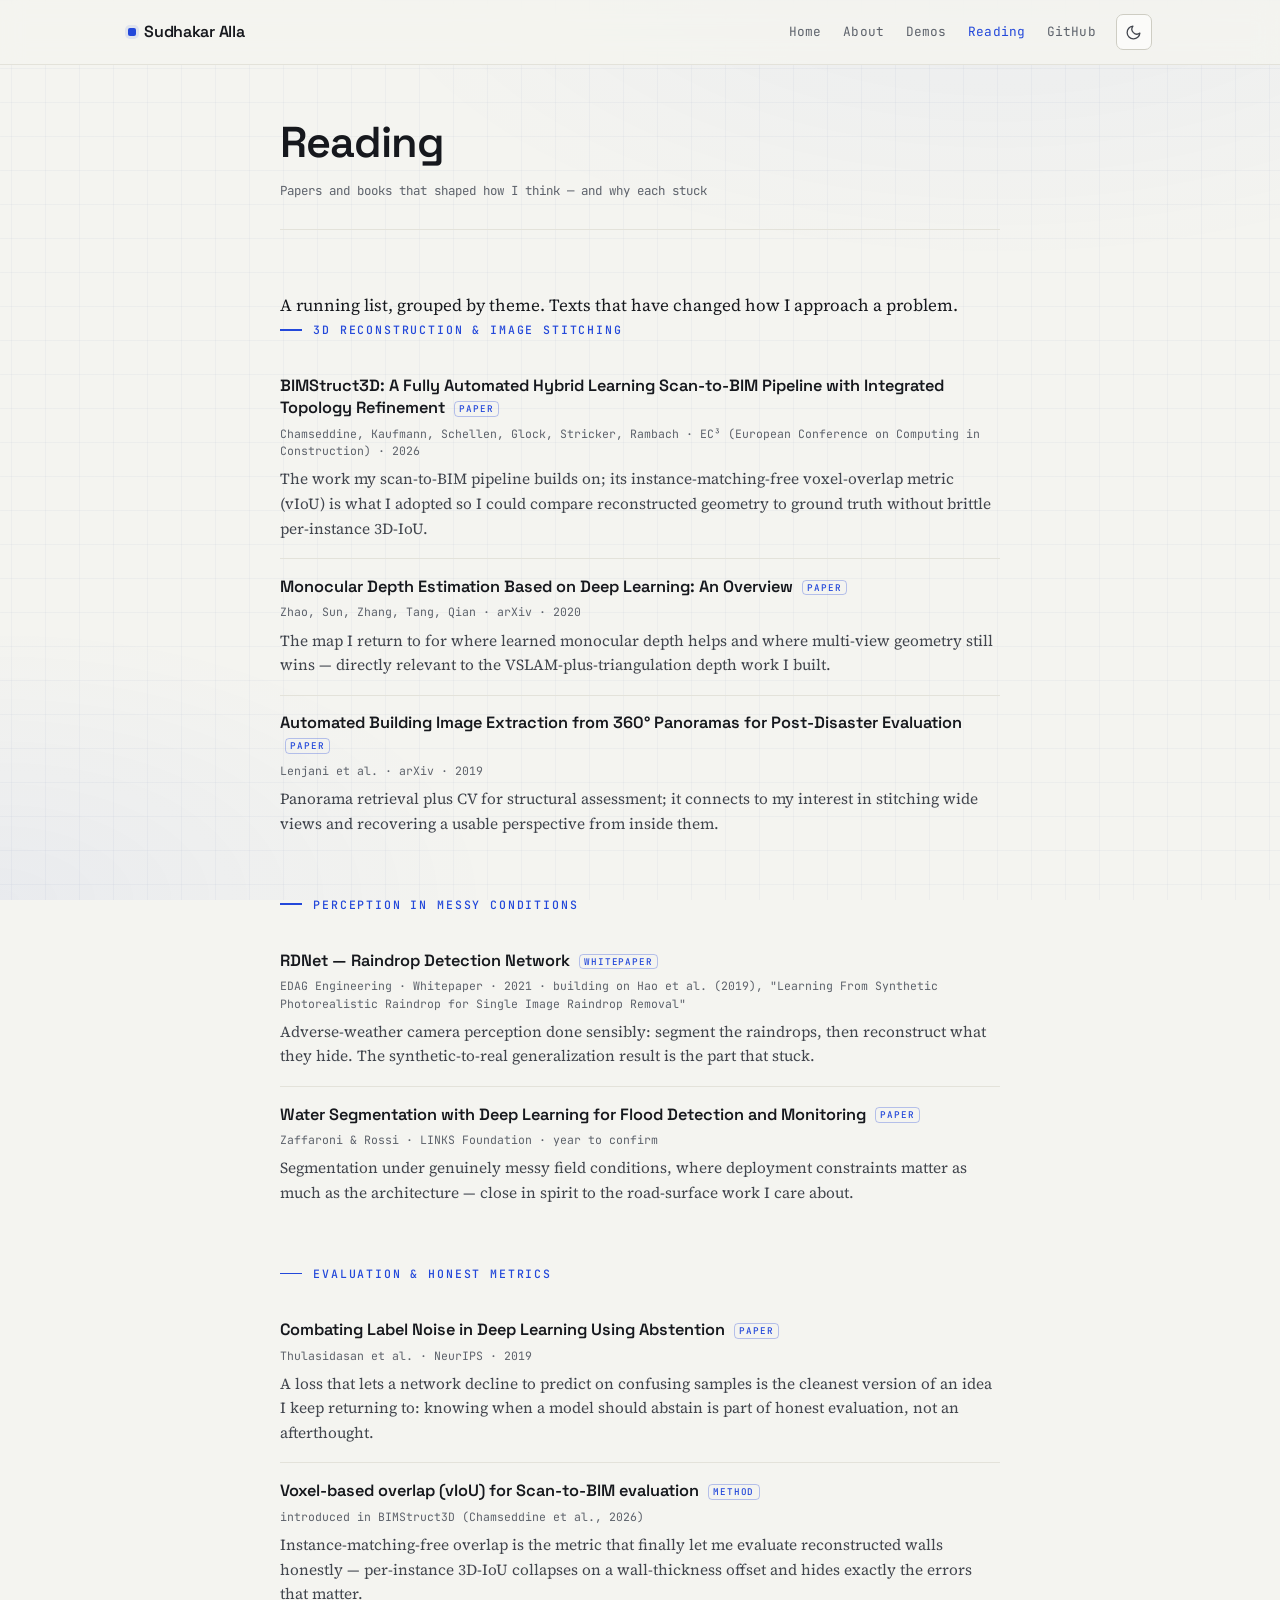
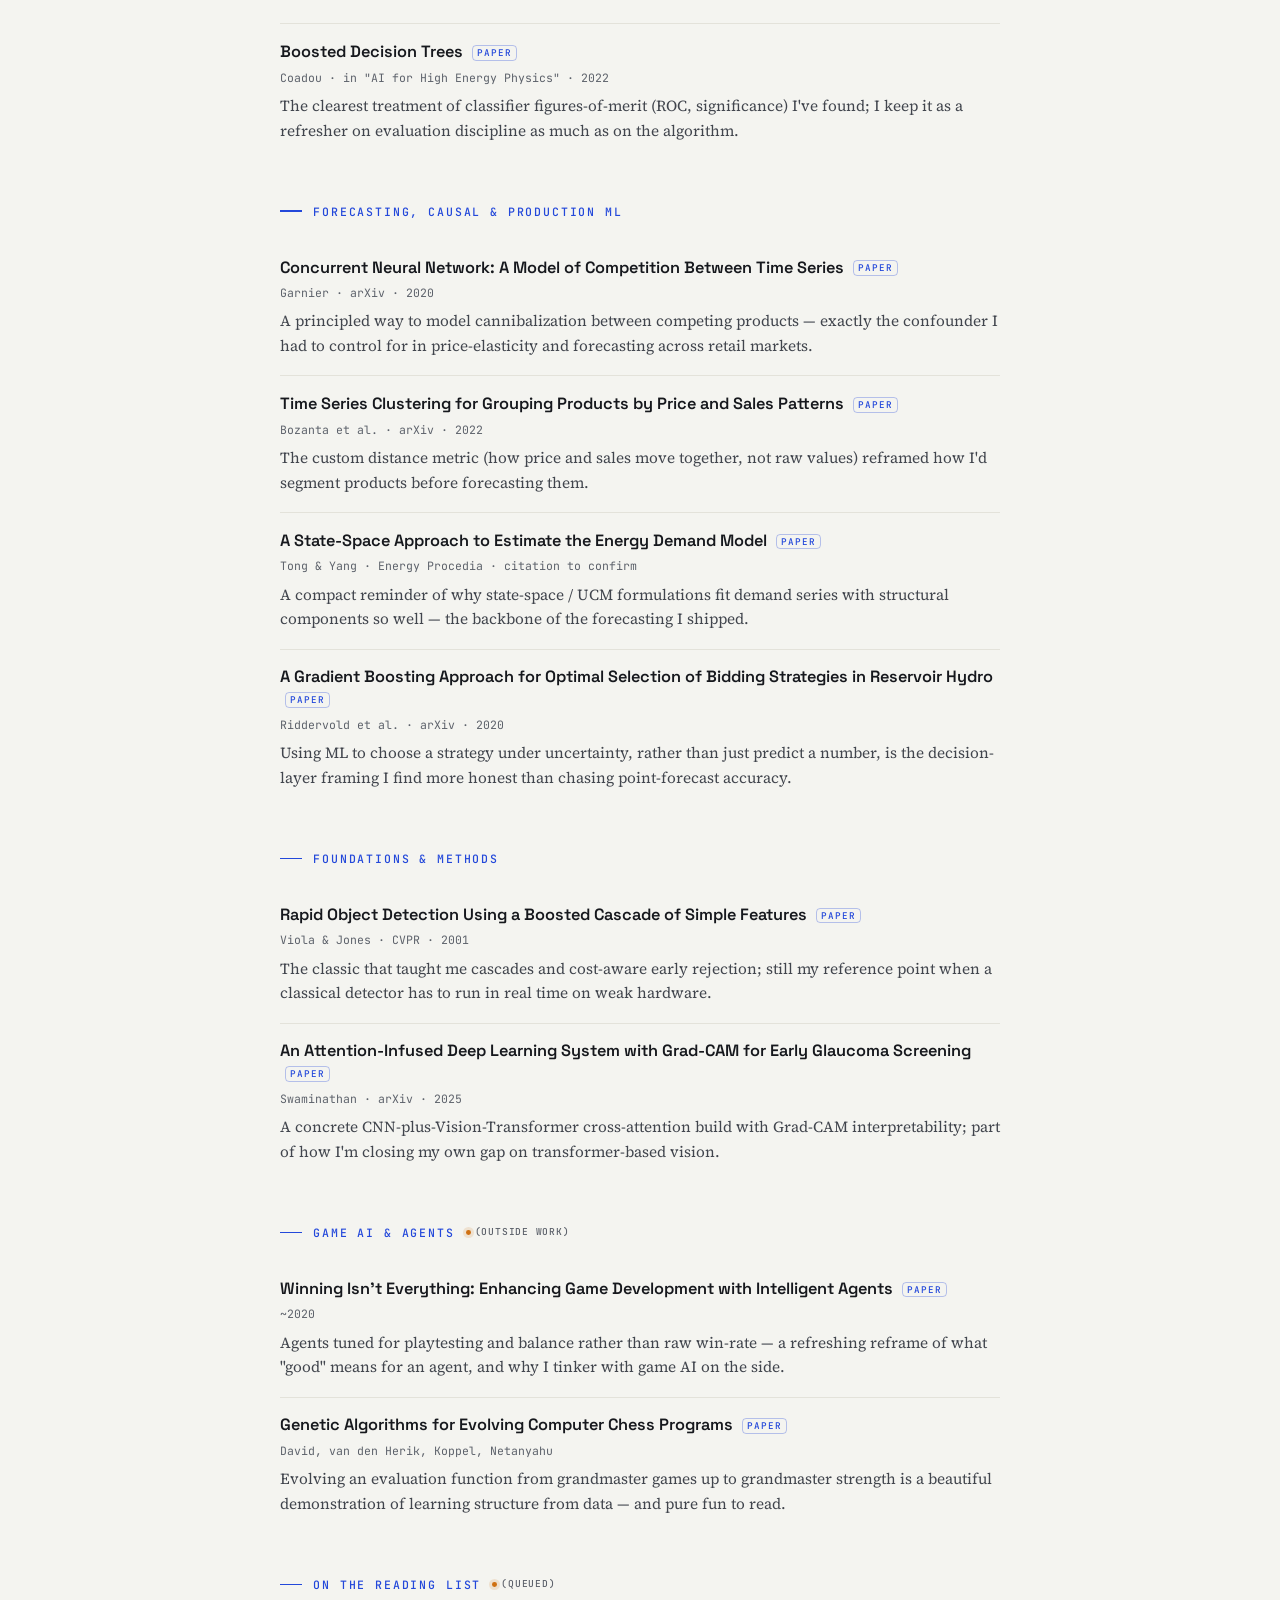
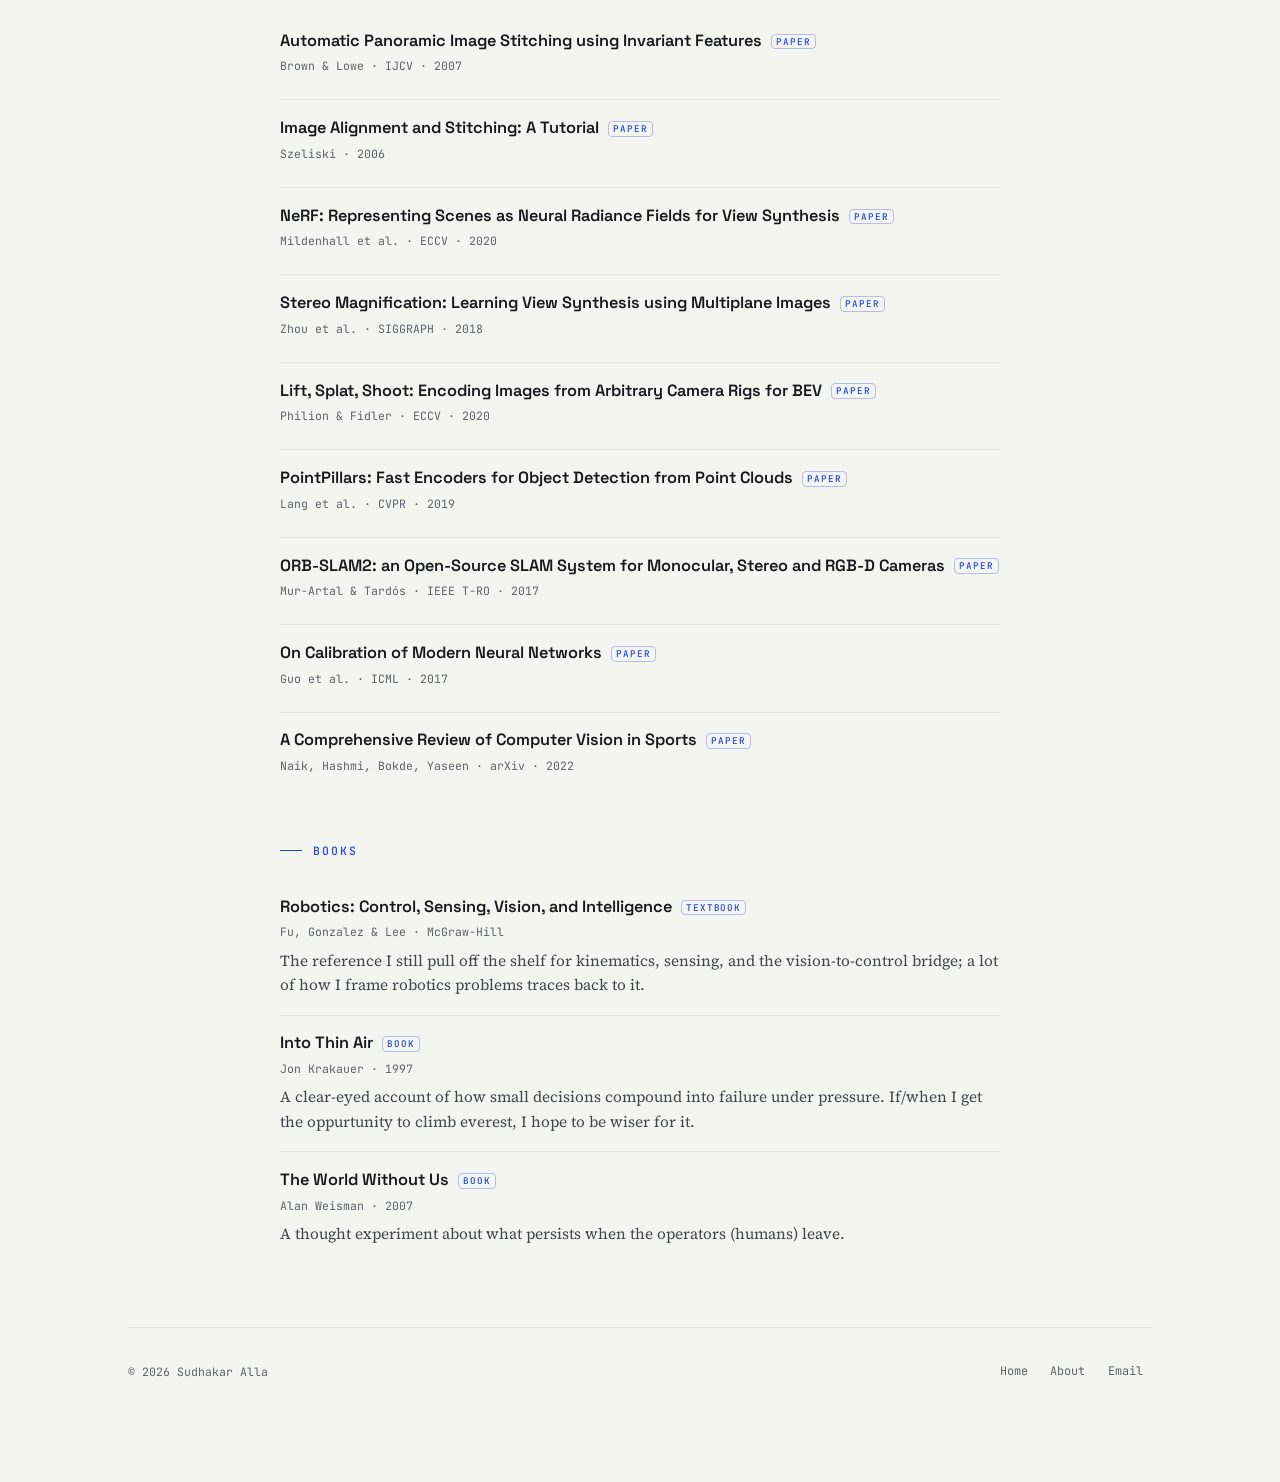
<file: reading.html>
<!DOCTYPE html>
<html lang="en">
<head>
  <!-- Google tag (gtag.js) -->
<script async src="https://www.googletagmanager.com/gtag/js?id=G-D9WTSHDK8H"></script>
<script>
  window.dataLayer = window.dataLayer || [];
  function gtag(){dataLayer.push(arguments);}
  gtag('js', new Date());

  gtag('config', 'G-D9WTSHDK8H');
</script>
  <meta charset="UTF-8">
  <meta name="viewport" content="width=device-width, initial-scale=1.0">
  <title>Reading — Sudhakar Alla</title>
  <meta name="description" content="Papers and books that shaped how I think about 3D reconstruction, perception in messy conditions, honest evaluation, and production ML.">
  <meta property="og:title" content="Reading — Sudhakar Alla">
  <meta property="og:description" content="Papers and books that shaped how I think, with a line on why each stuck.">
  <meta property="og:type" content="website">
  <meta name="theme-color" content="#f4f4f0" media="(prefers-color-scheme: light)">
  <meta name="theme-color" content="#0d0f14" media="(prefers-color-scheme: dark)">
  <link rel="preconnect" href="https://fonts.googleapis.com">
  <link rel="preconnect" href="https://fonts.gstatic.com" crossorigin>
  <link rel="stylesheet" href="https://fonts.googleapis.com/css2?family=JetBrains+Mono:wght@400;500&family=Source+Serif+4:ital,opsz,wght@0,8..60,400;0,8..60,600;1,8..60,400&family=Space+Grotesk:wght@400;500;600;700&display=swap">
  <link rel="stylesheet" href="style.css">
  <script src="main.js" defer></script>
</head>
<body>

<a class="skip-link" href="#main">Skip to content</a>

<nav class="nav" aria-label="Primary">
  <div class="nav-inner">
    <a class="brand" href="index.html">Sudhakar Alla</a>
    <div class="nav-right">
      <div class="nav-links">
        <a href="index.html">Home</a>
        <a href="about.html">About</a>
        <a href="demos.html">Demos</a>
        <a href="reading.html" aria-current="page">Reading</a>
        <a href="https://github.com/salla23" rel="noopener noreferrer">GitHub</a>
      </div>
      <button class="theme-toggle" type="button" aria-label="Switch to dark theme" aria-pressed="false">
        <svg class="i-moon" viewBox="0 0 24 24" fill="none" stroke="currentColor" stroke-width="1.8" stroke-linecap="round" stroke-linejoin="round" aria-hidden="true"><path d="M21 12.8A9 9 0 1 1 11.2 3a7 7 0 0 0 9.8 9.8z"/></svg>
        <svg class="i-sun" viewBox="0 0 24 24" fill="none" stroke="currentColor" stroke-width="1.8" stroke-linecap="round" stroke-linejoin="round" aria-hidden="true"><circle cx="12" cy="12" r="4.2"/><path d="M12 2v2.4M12 19.6V22M4.2 4.2l1.7 1.7M18.1 18.1l1.7 1.7M2 12h2.4M19.6 12H22M4.2 19.8l1.7-1.7M18.1 5.9l1.7-1.7"/></svg>
      </button>
    </div>
  </div>
</nav>

<div class="wrap">

  <div class="page-head">
    <h1>Reading</h1>
    <p class="sub">Papers and books that shaped how I think &mdash; and why each stuck</p>
  </div>

  <main id="main">

    <section class="prose" aria-label="Intro">
      <p>A running list, grouped by theme. Texts that have changed how I approach a problem. </p>
    </section>

    <!-- ENTRY TEMPLATE:
      <div class="read-item">
        <div class="rt">Title <span class="kind">paper</span></div>
        <div class="rm">Authors · Venue · Year</div>
        <div class="rw">One line on why it stuck.</div>
      </div>  -->

    <div class="read-group">
      <h2>3D Reconstruction &amp; Image Stitching</h2>
      <div class="read-item">
        <div class="rt">BIMStruct3D: A Fully Automated Hybrid Learning Scan-to-BIM Pipeline with Integrated Topology Refinement <span class="kind">paper</span></div>
        <div class="rm">Chamseddine, Kaufmann, Schellen, Glock, Stricker, Rambach · EC³ (European Conference on Computing in Construction) · 2026</div>
        <div class="rw">The work my scan-to-BIM pipeline builds on; its instance-matching-free voxel-overlap metric (vIoU) is what I adopted so I could compare reconstructed geometry to ground truth without brittle per-instance 3D-IoU.</div>
      </div>
      <div class="read-item">
        <div class="rt">Monocular Depth Estimation Based on Deep Learning: An Overview <span class="kind">paper</span></div>
        <div class="rm">Zhao, Sun, Zhang, Tang, Qian · arXiv · 2020</div>
        <div class="rw">The map I return to for where learned monocular depth helps and where multi-view geometry still wins — directly relevant to the VSLAM-plus-triangulation depth work I built.</div>
      </div>
      <div class="read-item">
        <div class="rt">Automated Building Image Extraction from 360° Panoramas for Post-Disaster Evaluation <span class="kind">paper</span></div>
        <div class="rm">Lenjani et al. · arXiv · 2019</div>
        <div class="rw">Panorama retrieval plus CV for structural assessment; it connects to my interest in stitching wide views and recovering a usable perspective from inside them.</div>
      </div>
    </div>

    <div class="read-group">
      <h2>Perception in Messy Conditions</h2>
      <div class="read-item">
        <div class="rt">RDNet — Raindrop Detection Network <span class="kind">whitepaper</span></div>
        <div class="rm">EDAG Engineering · Whitepaper · 2021 · building on Hao et al. (2019), "Learning From Synthetic Photorealistic Raindrop for Single Image Raindrop Removal"</div>
        <div class="rw">Adverse-weather camera perception done sensibly: segment the raindrops, then reconstruct what they hide. The synthetic-to-real generalization result is the part that stuck.</div>
      </div>
      <div class="read-item">
        <div class="rt">Water Segmentation with Deep Learning for Flood Detection and Monitoring <span class="kind">paper</span></div>
        <div class="rm">Zaffaroni &amp; Rossi · LINKS Foundation · year to confirm</div>
        <div class="rw">Segmentation under genuinely messy field conditions, where deployment constraints matter as much as the architecture — close in spirit to the road-surface work I care about.</div>
      </div>
    </div>

    <div class="read-group">
      <h2>Evaluation &amp; Honest Metrics</h2>
      <div class="read-item">
        <div class="rt">Combating Label Noise in Deep Learning Using Abstention <span class="kind">paper</span></div>
        <div class="rm">Thulasidasan et al. · NeurIPS · 2019</div>
        <div class="rw">A loss that lets a network decline to predict on confusing samples is the cleanest version of an idea I keep returning to: knowing when a model should abstain is part of honest evaluation, not an afterthought.</div>
      </div>
      <div class="read-item">
        <div class="rt">Voxel-based overlap (vIoU) for Scan-to-BIM evaluation <span class="kind">method</span></div>
        <div class="rm">introduced in BIMStruct3D (Chamseddine et al., 2026)</div>
        <div class="rw">Instance-matching-free overlap is the metric that finally let me evaluate reconstructed walls honestly — per-instance 3D-IoU collapses on a wall-thickness offset and hides exactly the errors that matter.</div>
      </div>
      <div class="read-item">
        <div class="rt">Boosted Decision Trees <span class="kind">paper</span></div>
        <div class="rm">Coadou · in "AI for High Energy Physics" · 2022</div>
        <div class="rw">The clearest treatment of classifier figures-of-merit (ROC, significance) I've found; I keep it as a refresher on evaluation discipline as much as on the algorithm.</div>
      </div>
    </div>

    <div class="read-group">
      <h2>Forecasting, Causal &amp; Production ML</h2>
      <div class="read-item">
        <div class="rt">Concurrent Neural Network: A Model of Competition Between Time Series <span class="kind">paper</span></div>
        <div class="rm">Garnier · arXiv · 2020</div>
        <div class="rw">A principled way to model cannibalization between competing products — exactly the confounder I had to control for in price-elasticity and forecasting across retail markets.</div>
      </div>
      <div class="read-item">
        <div class="rt">Time Series Clustering for Grouping Products by Price and Sales Patterns <span class="kind">paper</span></div>
        <div class="rm">Bozanta et al. · arXiv · 2022</div>
        <div class="rw">The custom distance metric (how price and sales move together, not raw values) reframed how I'd segment products before forecasting them.</div>
      </div>
      <div class="read-item">
        <div class="rt">A State-Space Approach to Estimate the Energy Demand Model <span class="kind">paper</span></div>
        <div class="rm">Tong &amp; Yang · Energy Procedia · citation to confirm</div>
        <div class="rw">A compact reminder of why state-space / UCM formulations fit demand series with structural components so well — the backbone of the forecasting I shipped.</div>
      </div>
      <div class="read-item">
        <div class="rt">A Gradient Boosting Approach for Optimal Selection of Bidding Strategies in Reservoir Hydro <span class="kind">paper</span></div>
        <div class="rm">Riddervold et al. · arXiv · 2020</div>
        <div class="rw">Using ML to choose a strategy under uncertainty, rather than just predict a number, is the decision-layer framing I find more honest than chasing point-forecast accuracy.</div>
      </div>
    </div>

    <div class="read-group">
      <h2>Foundations &amp; Methods</h2>
      <div class="read-item">
        <div class="rt">Rapid Object Detection Using a Boosted Cascade of Simple Features <span class="kind">paper</span></div>
        <div class="rm">Viola &amp; Jones · CVPR · 2001</div>
        <div class="rw">The classic that taught me cascades and cost-aware early rejection; still my reference point when a classical detector has to run in real time on weak hardware.</div>
      </div>
      <div class="read-item">
        <div class="rt">An Attention-Infused Deep Learning System with Grad-CAM for Early Glaucoma Screening <span class="kind">paper</span></div>
        <div class="rm">Swaminathan · arXiv · 2025</div>
        <div class="rw">A concrete CNN-plus-Vision-Transformer cross-attention build with Grad-CAM interpretability; part of how I'm closing my own gap on transformer-based vision.</div>
      </div>
    </div>

    <div class="read-group">
      <h2>Game AI &amp; Agents <span class="wip">(outside work)</span></h2>
      <div class="read-item">
        <div class="rt">Winning Isn't Everything: Enhancing Game Development with Intelligent Agents <span class="kind">paper</span></div>
        <div class="rm">~2020</div>
        <div class="rw">Agents tuned for playtesting and balance rather than raw win-rate — a refreshing reframe of what "good" means for an agent, and why I tinker with game AI on the side.</div>
      </div>
      <div class="read-item">
        <div class="rt">Genetic Algorithms for Evolving Computer Chess Programs <span class="kind">paper</span></div>
        <div class="rm">David, van den Herik, Koppel, Netanyahu</div>
        <div class="rw">Evolving an evaluation function from grandmaster games up to grandmaster strength is a beautiful demonstration of learning structure from data — and pure fun to read.</div>
      </div>
    </div>

    <div class="read-group">
      <h2>On the Reading List <span class="wip">(queued)</span></h2>
      <div class="read-item">
        <div class="rt">Automatic Panoramic Image Stitching using Invariant Features <span class="kind">paper</span></div>
        <div class="rm">Brown &amp; Lowe · IJCV · 2007</div>
      </div>
      <div class="read-item">
        <div class="rt">Image Alignment and Stitching: A Tutorial <span class="kind">paper</span></div>
        <div class="rm">Szeliski · 2006</div>
      </div>
      <div class="read-item">
        <div class="rt">NeRF: Representing Scenes as Neural Radiance Fields for View Synthesis <span class="kind">paper</span></div>
        <div class="rm">Mildenhall et al. · ECCV · 2020</div>
      </div>
      <div class="read-item">
        <div class="rt">Stereo Magnification: Learning View Synthesis using Multiplane Images <span class="kind">paper</span></div>
        <div class="rm">Zhou et al. · SIGGRAPH · 2018</div>
      </div>
      <div class="read-item">
        <div class="rt">Lift, Splat, Shoot: Encoding Images from Arbitrary Camera Rigs for BEV <span class="kind">paper</span></div>
        <div class="rm">Philion &amp; Fidler · ECCV · 2020</div>
      </div>
      <div class="read-item">
        <div class="rt">PointPillars: Fast Encoders for Object Detection from Point Clouds <span class="kind">paper</span></div>
        <div class="rm">Lang et al. · CVPR · 2019</div>
      </div>
      <div class="read-item">
        <div class="rt">ORB-SLAM2: an Open-Source SLAM System for Monocular, Stereo and RGB-D Cameras <span class="kind">paper</span></div>
        <div class="rm">Mur-Artal &amp; Tardós · IEEE T-RO · 2017</div>
      </div>
      <div class="read-item">
        <div class="rt">On Calibration of Modern Neural Networks <span class="kind">paper</span></div>
        <div class="rm">Guo et al. · ICML · 2017</div>
      </div>
      <div class="read-item">
        <div class="rt">A Comprehensive Review of Computer Vision in Sports <span class="kind">paper</span></div>
        <div class="rm">Naik, Hashmi, Bokde, Yaseen · arXiv · 2022</div>
      </div>
    </div>

    <div class="read-group">
      <h2>Books</h2>
      <div class="read-item">
        <div class="rt">Robotics: Control, Sensing, Vision, and Intelligence <span class="kind">textbook</span></div>
        <div class="rm">Fu, Gonzalez &amp; Lee · McGraw-Hill</div>
        <div class="rw">The reference I still pull off the shelf for kinematics, sensing, and the vision-to-control bridge; a lot of how I frame robotics problems traces back to it.</div>
      </div>
      <div class="read-item">
        <div class="rt">Into Thin Air <span class="kind">book</span></div>
        <div class="rm">Jon Krakauer · 1997</div>
        <div class="rw">A clear-eyed account of how small decisions compound into failure under pressure. If/when I get the oppurtunity to climb everest, I hope to be wiser for it.</div>
      </div>
      <div class="read-item">
        <div class="rt">The World Without Us <span class="kind">book</span></div>
        <div class="rm">Alan Weisman · 2007</div>
        <div class="rw">A thought experiment about what persists when the operators (humans) leave.</div>
      </div>
    </div>

  </main>

  <footer>
    <p class="copy">&copy; 2026 Sudhakar Alla</p>
    <nav class="link-row" aria-label="Footer links">
      <a href="index.html">Home</a>
      <a href="about.html">About</a>
      <a href="mailto:sudhakaralla@icloud.com">Email</a>
    </nav>
  </footer>

</div>
</body>
</html>
</file>
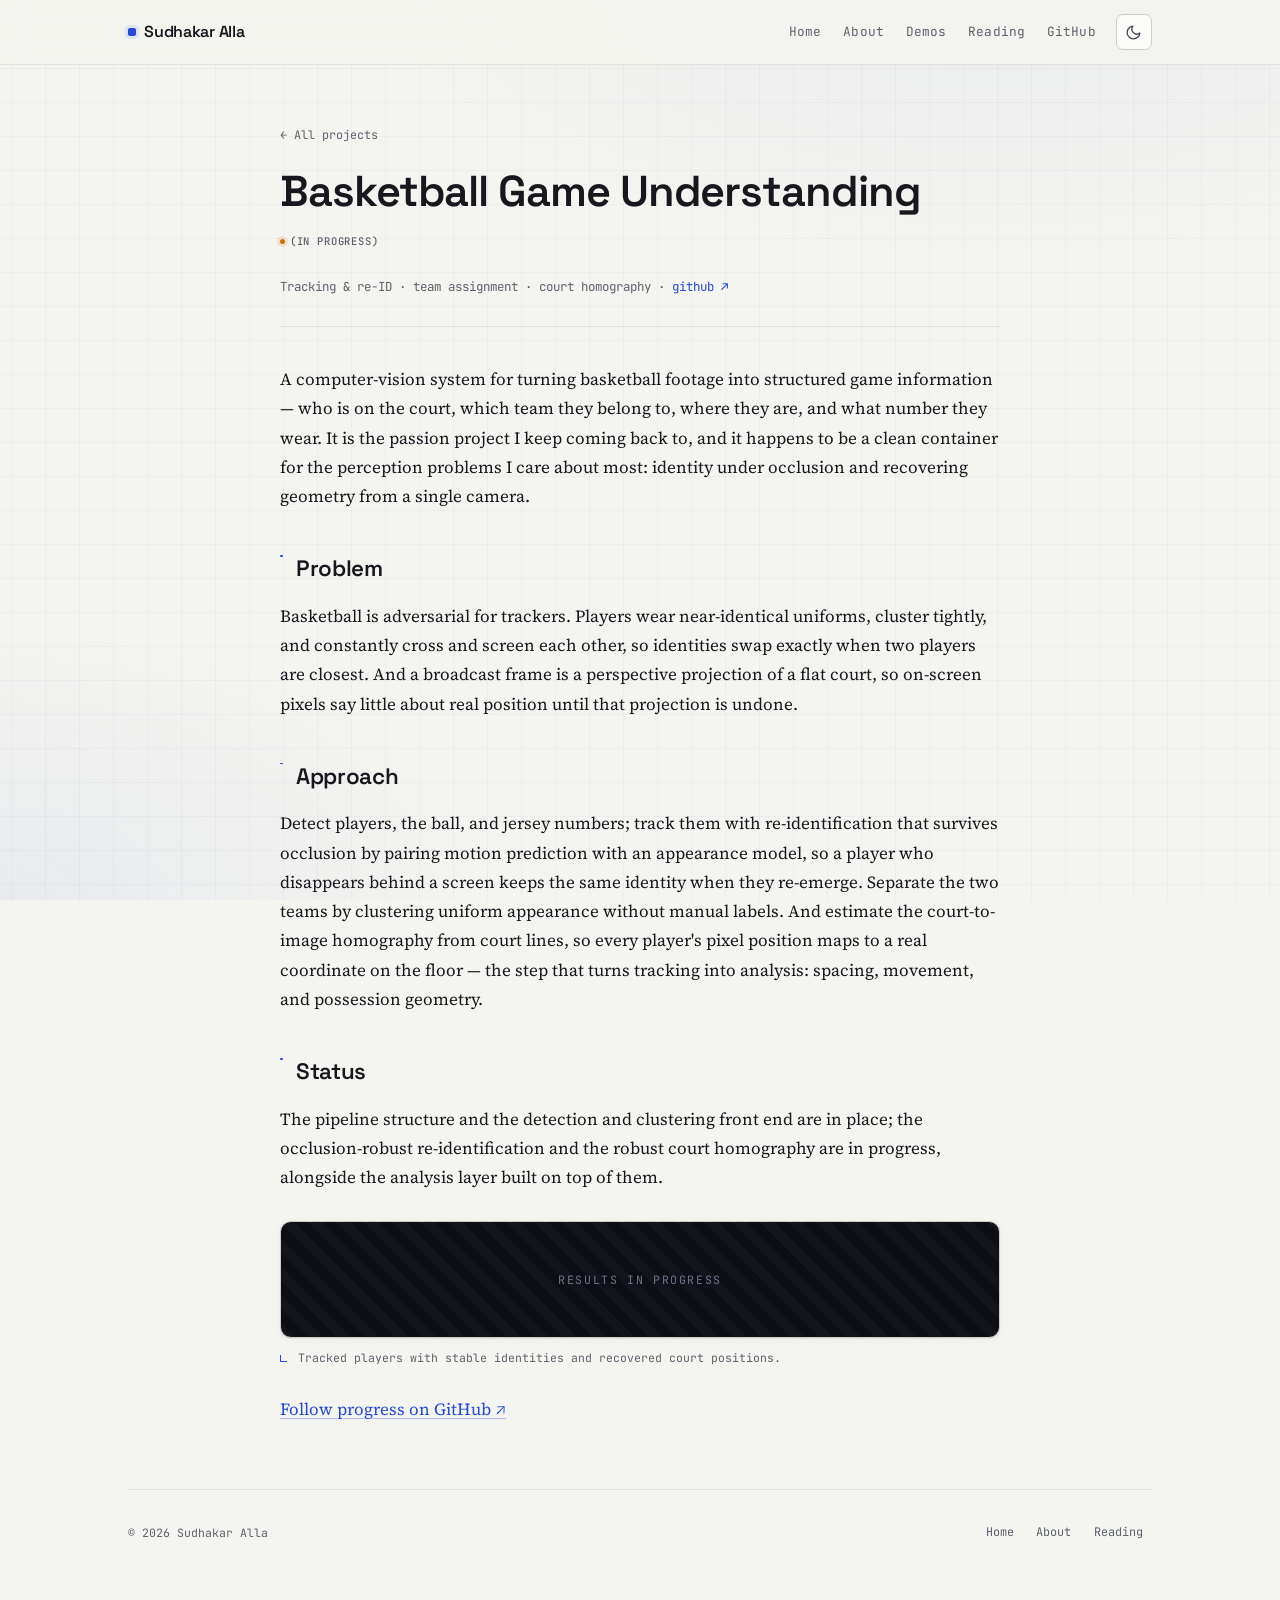
<file: projects/basketball.html>
<!DOCTYPE html>
<html lang="en">
<head>
  <!-- Google tag (gtag.js) -->
<script async src="https://www.googletagmanager.com/gtag/js?id=G-D9WTSHDK8H"></script>
<script>
  window.dataLayer = window.dataLayer || [];
  function gtag(){dataLayer.push(arguments);}
  gtag('js', new Date());

  gtag('config', 'G-D9WTSHDK8H');
</script>
  <meta charset="UTF-8">
  <meta name="viewport" content="width=device-width, initial-scale=1.0">
  <title>Basketball Game Understanding — Sudhakar Alla</title>
  <meta name="description" content="A computer-vision system for analyzing basketball footage — player and ball tracking with re-identification through occlusion, team assignment, jersey-number reading, and court homography to recover positions.">
  <meta property="og:title" content="Basketball Game Understanding (computer vision)">
  <meta property="og:description" content="Tracking, re-ID through occlusion, team assignment, and court homography on basketball footage.">
  <meta property="og:type" content="article">
  <meta name="theme-color" content="#f4f4f0" media="(prefers-color-scheme: light)">
  <meta name="theme-color" content="#0d0f14" media="(prefers-color-scheme: dark)">
  <link rel="preconnect" href="https://fonts.googleapis.com">
  <link rel="preconnect" href="https://fonts.gstatic.com" crossorigin>
  <link rel="stylesheet" href="https://fonts.googleapis.com/css2?family=JetBrains+Mono:wght@400;500&family=Source+Serif+4:ital,opsz,wght@0,8..60,400;0,8..60,600;1,8..60,400&family=Space+Grotesk:wght@400;500;600;700&display=swap">
  <link rel="stylesheet" href="../style.css">
  <script src="../main.js" defer></script>
</head>
<body>

<a class="skip-link" href="#main">Skip to content</a>

<nav class="nav" aria-label="Primary">
  <div class="nav-inner">
    <a class="brand" href="../index.html">Sudhakar Alla</a>
    <div class="nav-right">
      <div class="nav-links">
        <a href="../index.html">Home</a>
        <a href="../about.html">About</a>
        <a href="../demos.html">Demos</a>
        <a href="../reading.html">Reading</a>
        <a href="https://github.com/salla23" rel="noopener noreferrer">GitHub</a>
      </div>
      <button class="theme-toggle" type="button" aria-label="Switch to dark theme" aria-pressed="false">
        <svg class="i-moon" viewBox="0 0 24 24" fill="none" stroke="currentColor" stroke-width="1.8" stroke-linecap="round" stroke-linejoin="round" aria-hidden="true"><path d="M21 12.8A9 9 0 1 1 11.2 3a7 7 0 0 0 9.8 9.8z"/></svg>
        <svg class="i-sun" viewBox="0 0 24 24" fill="none" stroke="currentColor" stroke-width="1.8" stroke-linecap="round" stroke-linejoin="round" aria-hidden="true"><circle cx="12" cy="12" r="4.2"/><path d="M12 2v2.4M12 19.6V22M4.2 4.2l1.7 1.7M18.1 18.1l1.7 1.7M2 12h2.4M19.6 12H22M4.2 19.8l1.7-1.7M18.1 5.9l1.7-1.7"/></svg>
      </button>
    </div>
  </div>
</nav>

<div class="wrap">

  <div class="page-head">
    <a class="back" href="../index.html">&larr; All projects</a>
    <h1>Basketball Game Understanding <span class="wip">(in&nbsp;progress)</span></h1>
    <p class="sub">Tracking &amp; re-ID · team assignment · court homography ·
      <a href="https://github.com/salla23/basketball-cv" rel="noopener noreferrer">github &#8599;</a></p>
  </div>

  <main class="prose" id="main">

    <p>A computer-vision system for turning basketball footage into structured game information — who is on the court, which team they belong to, where they are, and what number they wear. It is the passion project I keep coming back to, and it happens to be a clean container for the perception problems I care about most: identity under occlusion and recovering geometry from a single camera.</p>

    <h2>Problem</h2>
    <p>Basketball is adversarial for trackers. Players wear near-identical uniforms, cluster tightly, and constantly cross and screen each other, so identities swap exactly when two players are closest. And a broadcast frame is a perspective projection of a flat court, so on-screen pixels say little about real position until that projection is undone.</p>

    <h2>Approach</h2>
    <p>Detect players, the ball, and jersey numbers; track them with re-identification that survives occlusion by pairing motion prediction with an appearance model, so a player who disappears behind a screen keeps the same identity when they re-emerge. Separate the two teams by clustering uniform appearance without manual labels. And estimate the court-to-image homography from court lines, so every player's pixel position maps to a real coordinate on the floor — the step that turns tracking into analysis: spacing, movement, and possession geometry.</p>

    <h2>Status</h2>
    <p>The pipeline structure and the detection and clustering front end are in place; the occlusion-robust re-identification and the robust court homography are in progress, alongside the analysis layer built on top of them.</p>

    <div class="fig">
      <div class="fig-img-wrap">
        <div class="fig-ph">Results in progress</div>
      </div>
      <figcaption>Tracked players with stable identities and recovered court positions.</figcaption>
    </div>

    <p><a href="https://github.com/salla23/basketball-cv" rel="noopener noreferrer">Follow progress on GitHub &#8599;</a></p>

  </main>

  <footer>
    <p class="copy">&copy; 2026 Sudhakar Alla</p>
    <nav class="link-row" aria-label="Footer links">
      <a href="../index.html">Home</a>
      <a href="../about.html">About</a>
      <a href="../reading.html">Reading</a>
    </nav>
  </footer>

</div>
</body>
</html>
</file>
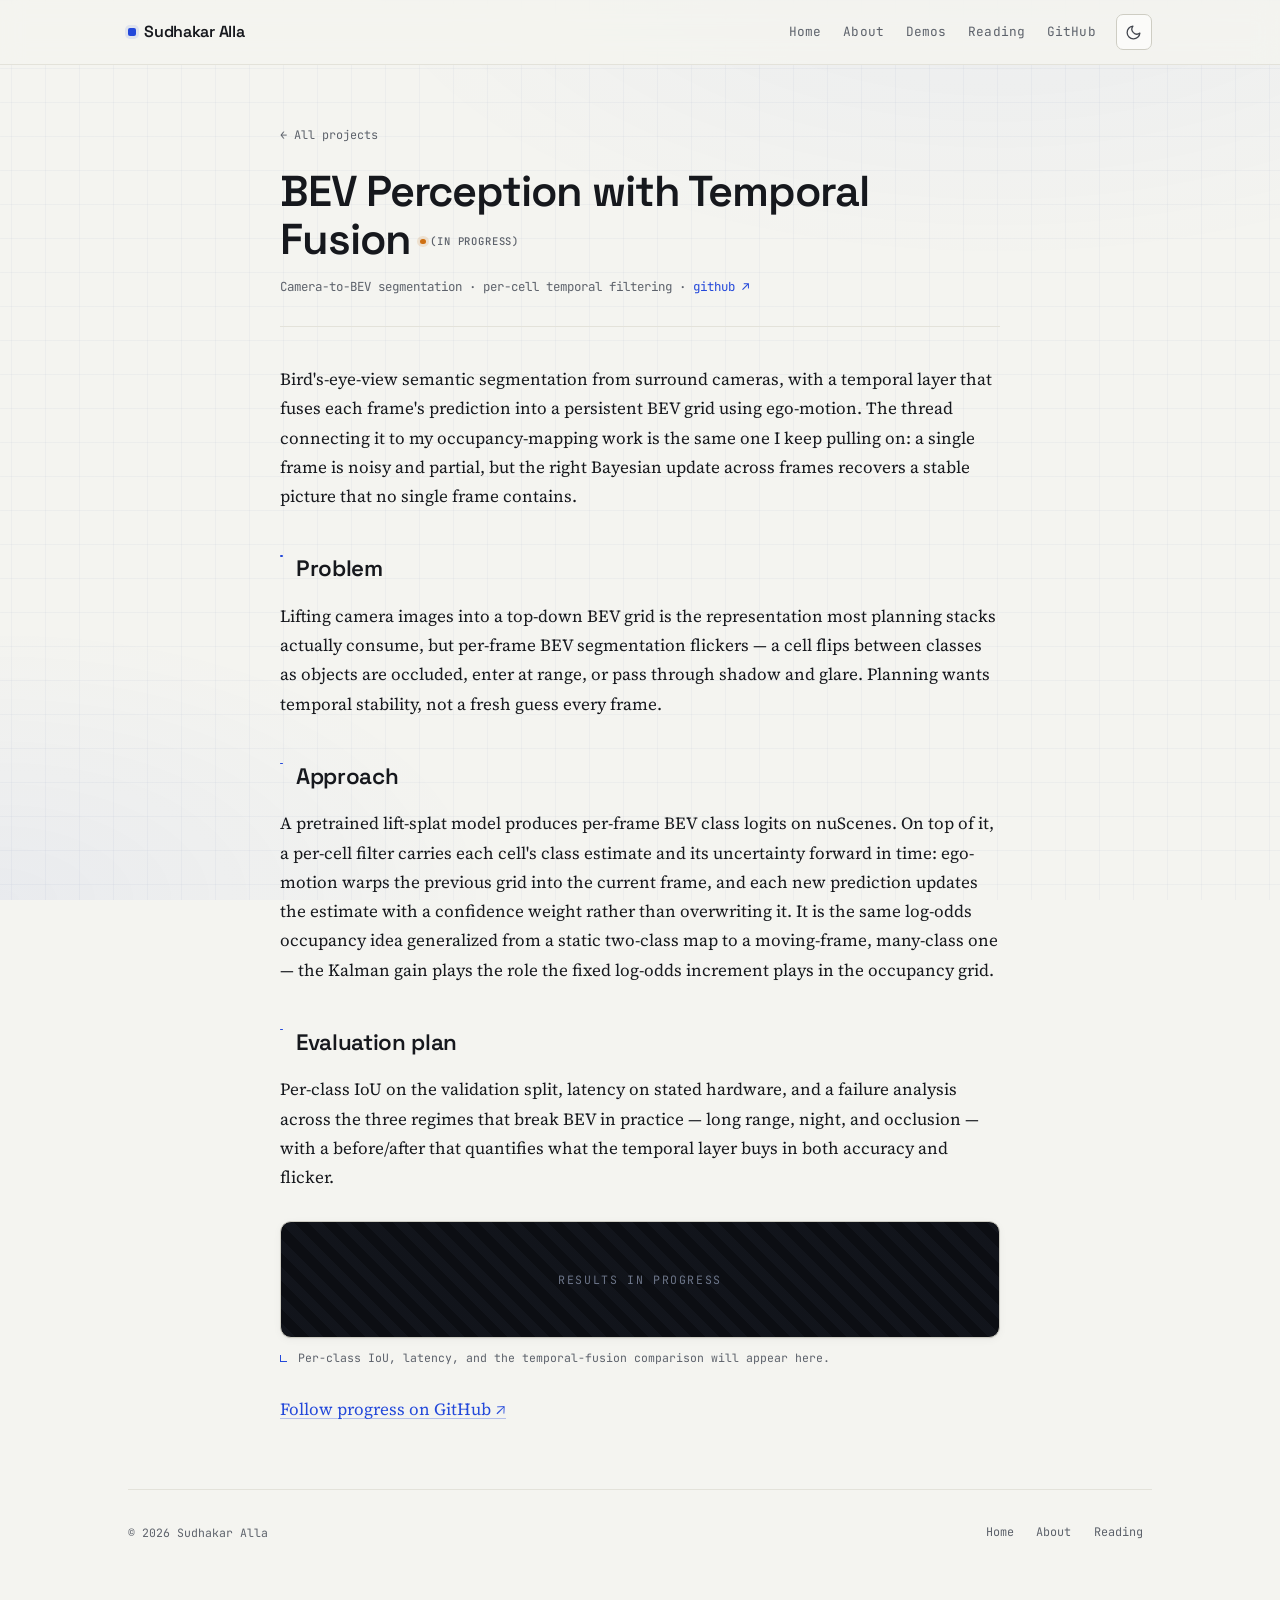
<file: projects/bev.html>
<!DOCTYPE html>
<html lang="en">
<head>
  <!-- Google tag (gtag.js) -->
<script async src="https://www.googletagmanager.com/gtag/js?id=G-D9WTSHDK8H"></script>
<script>
  window.dataLayer = window.dataLayer || [];
  function gtag(){dataLayer.push(arguments);}
  gtag('js', new Date());

  gtag('config', 'G-D9WTSHDK8H');
</script>
  <meta charset="UTF-8">
  <meta name="viewport" content="width=device-width, initial-scale=1.0">
  <title>BEV Perception on nuScenes — Sudhakar Alla</title>
  <meta name="description" content="Camera-to-BEV semantic segmentation on nuScenes with a temporal filter that fuses predictions across frames using ego-motion.">
  <meta property="og:title" content="BEV Perception with Temporal Fusion">
  <meta property="og:description" content="Camera-to-BEV segmentation with per-cell temporal fusion across frames.">
  <meta property="og:type" content="article">
  <meta name="theme-color" content="#f4f4f0" media="(prefers-color-scheme: light)">
  <meta name="theme-color" content="#0d0f14" media="(prefers-color-scheme: dark)">
  <link rel="preconnect" href="https://fonts.googleapis.com">
  <link rel="preconnect" href="https://fonts.gstatic.com" crossorigin>
  <link rel="stylesheet" href="https://fonts.googleapis.com/css2?family=JetBrains+Mono:wght@400;500&family=Source+Serif+4:ital,opsz,wght@0,8..60,400;0,8..60,600;1,8..60,400&family=Space+Grotesk:wght@400;500;600;700&display=swap">
  <link rel="stylesheet" href="../style.css">
  <script src="../main.js" defer></script>
</head>
<body>

<a class="skip-link" href="#main">Skip to content</a>

<nav class="nav" aria-label="Primary">
  <div class="nav-inner">
    <a class="brand" href="../index.html">Sudhakar Alla</a>
    <div class="nav-right">
      <div class="nav-links">
        <a href="../index.html">Home</a>
        <a href="../about.html">About</a>
        <a href="../demos.html">Demos</a>
        <a href="../reading.html">Reading</a>
        <a href="https://github.com/salla23" rel="noopener noreferrer">GitHub</a>
      </div>
      <button class="theme-toggle" type="button" aria-label="Switch to dark theme" aria-pressed="false">
        <svg class="i-moon" viewBox="0 0 24 24" fill="none" stroke="currentColor" stroke-width="1.8" stroke-linecap="round" stroke-linejoin="round" aria-hidden="true"><path d="M21 12.8A9 9 0 1 1 11.2 3a7 7 0 0 0 9.8 9.8z"/></svg>
        <svg class="i-sun" viewBox="0 0 24 24" fill="none" stroke="currentColor" stroke-width="1.8" stroke-linecap="round" stroke-linejoin="round" aria-hidden="true"><circle cx="12" cy="12" r="4.2"/><path d="M12 2v2.4M12 19.6V22M4.2 4.2l1.7 1.7M18.1 18.1l1.7 1.7M2 12h2.4M19.6 12H22M4.2 19.8l1.7-1.7M18.1 5.9l1.7-1.7"/></svg>
      </button>
    </div>
  </div>
</nav>

<div class="wrap">

  <div class="page-head">
    <a class="back" href="../index.html">&larr; All projects</a>
    <h1>BEV Perception with Temporal Fusion <span class="wip">(in&nbsp;progress)</span></h1>
    <p class="sub">Camera-to-BEV segmentation · per-cell temporal filtering ·
      <a href="https://github.com/salla23/bev-nuscenes-mini" rel="noopener noreferrer">github &#8599;</a></p>
  </div>

  <main class="prose" id="main">

    <p>Bird's-eye-view semantic segmentation from surround cameras, with a temporal layer that fuses each frame's prediction into a persistent BEV grid using ego-motion. The thread connecting it to my occupancy-mapping work is the same one I keep pulling on: a single frame is noisy and partial, but the right Bayesian update across frames recovers a stable picture that no single frame contains.</p>

    <h2>Problem</h2>
    <p>Lifting camera images into a top-down BEV grid is the representation most planning stacks actually consume, but per-frame BEV segmentation flickers — a cell flips between classes as objects are occluded, enter at range, or pass through shadow and glare. Planning wants temporal stability, not a fresh guess every frame.</p>

    <h2>Approach</h2>
    <p>A pretrained lift-splat model produces per-frame BEV class logits on nuScenes. On top of it, a per-cell filter carries each cell's class estimate and its uncertainty forward in time: ego-motion warps the previous grid into the current frame, and each new prediction updates the estimate with a confidence weight rather than overwriting it. It is the same log-odds occupancy idea generalized from a static two-class map to a moving-frame, many-class one — the Kalman gain plays the role the fixed log-odds increment plays in the occupancy grid.</p>

    <h2>Evaluation plan</h2>
    <p>Per-class IoU on the validation split, latency on stated hardware, and a failure analysis across the three regimes that break BEV in practice — long range, night, and occlusion — with a before/after that quantifies what the temporal layer buys in both accuracy and flicker.</p>

    <div class="fig">
      <div class="fig-img-wrap">
        <div class="fig-ph">Results in progress</div>
      </div>
      <figcaption>Per-class IoU, latency, and the temporal-fusion comparison will appear here.</figcaption>
    </div>

    <p><a href="https://github.com/salla23/bev-nuscenes-mini" rel="noopener noreferrer">Follow progress on GitHub &#8599;</a></p>

  </main>

  <footer>
    <p class="copy">&copy; 2026 Sudhakar Alla</p>
    <nav class="link-row" aria-label="Footer links">
      <a href="../index.html">Home</a>
      <a href="../about.html">About</a>
      <a href="../reading.html">Reading</a>
    </nav>
  </footer>

</div>
</body>
</html>
</file>
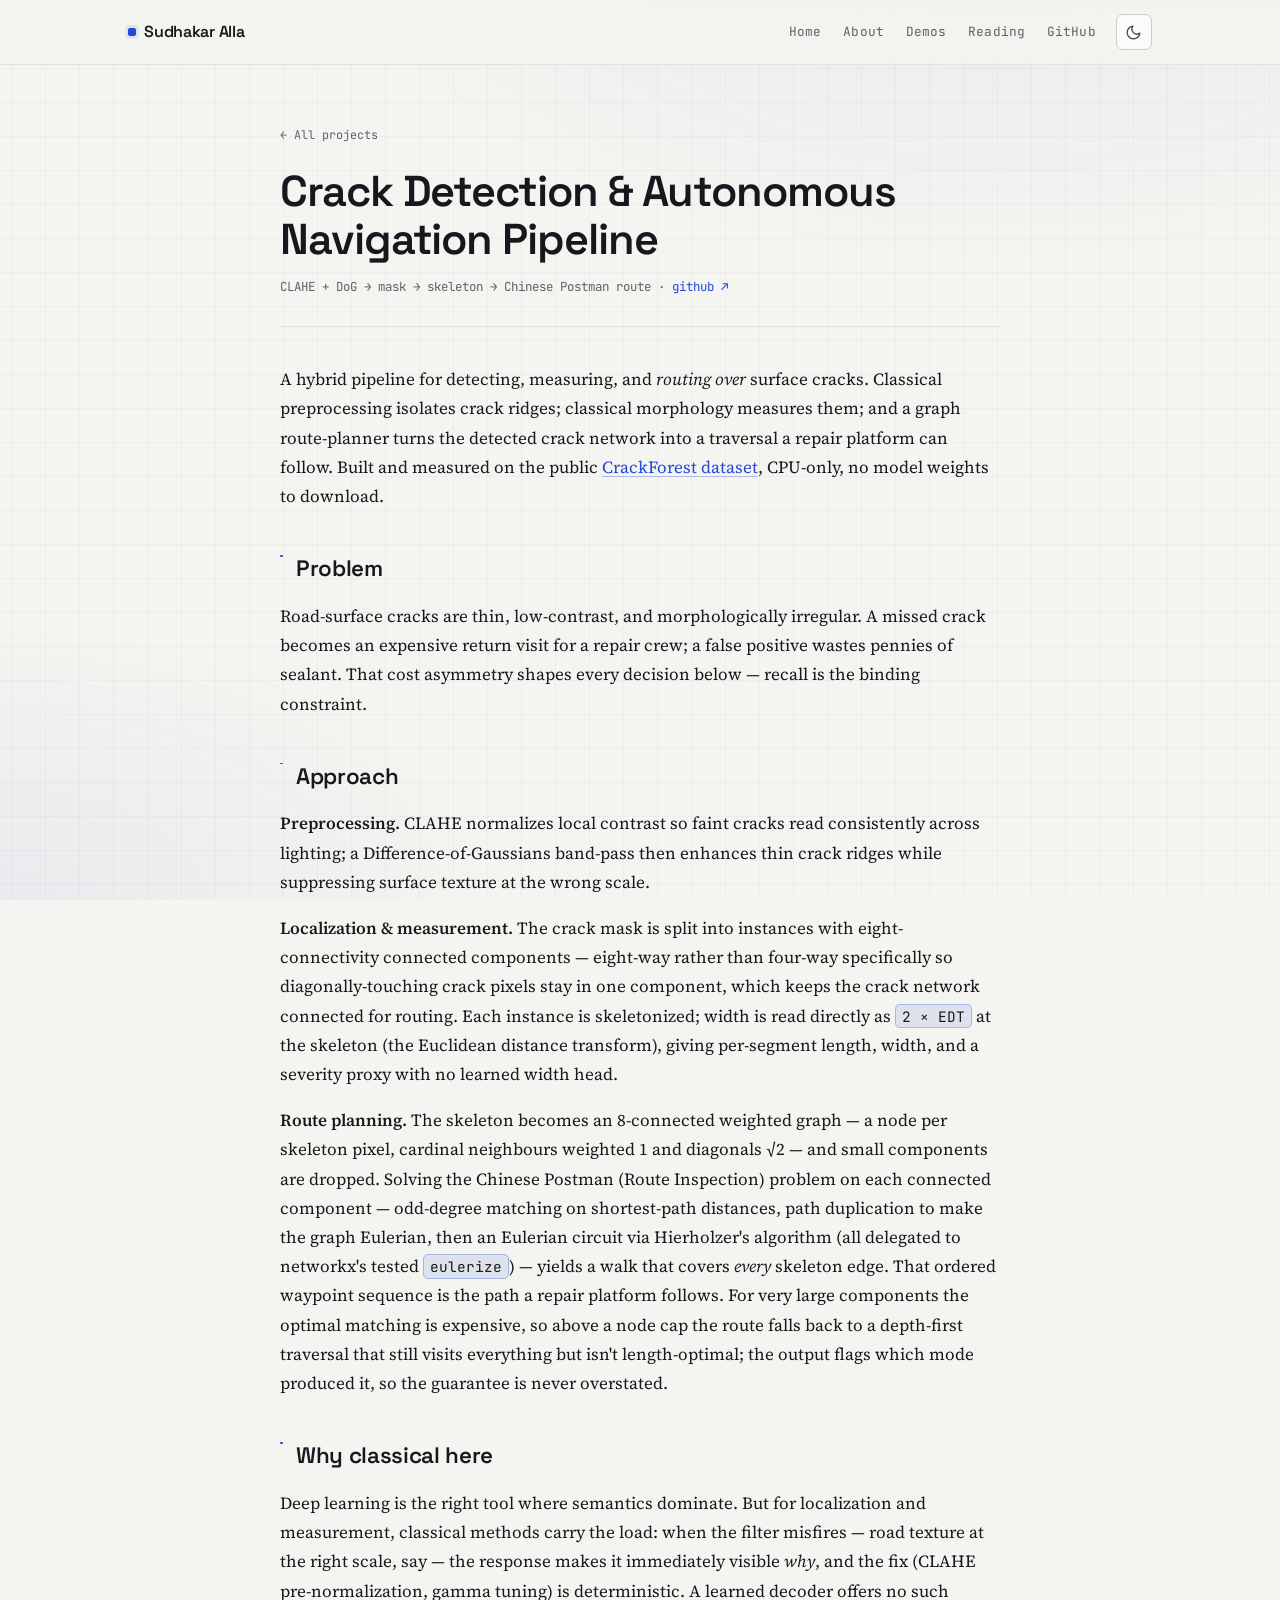
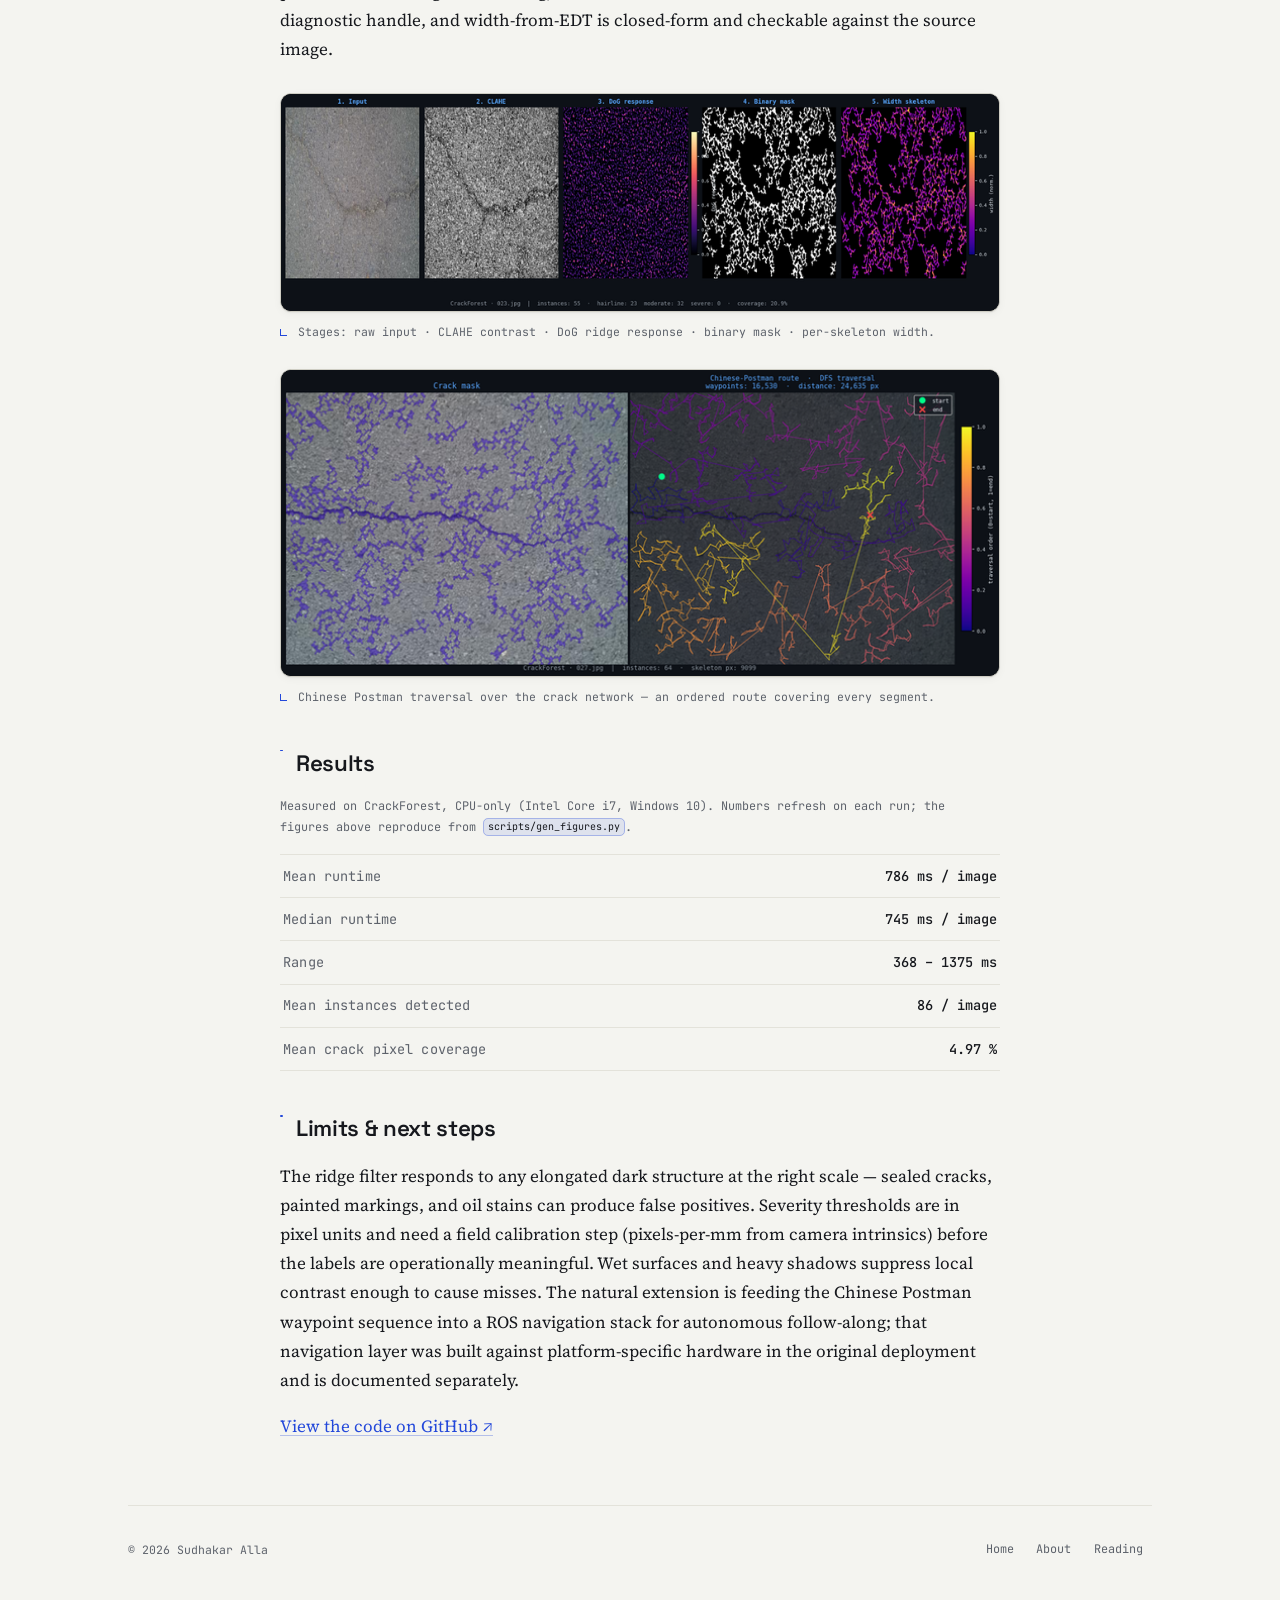
<file: projects/crack-detection.html>
<!DOCTYPE html>
<html lang="en">
<head>
  <!-- Google tag (gtag.js) -->
<script async src="https://www.googletagmanager.com/gtag/js?id=G-D9WTSHDK8H"></script>
<script>
  window.dataLayer = window.dataLayer || [];
  function gtag(){dataLayer.push(arguments);}
  gtag('js', new Date());

  gtag('config', 'G-D9WTSHDK8H');
</script>
  <meta charset="UTF-8">
  <meta name="viewport" content="width=device-width, initial-scale=1.0">
  <title>Crack Detection &amp; Navigation — Sudhakar Alla</title>
  <meta name="description" content="A hybrid crack-detection pipeline: CLAHE + Difference-of-Gaussians preprocessing, classical localization and width measurement, and Chinese Postman route planning over the crack network.">
  <meta property="og:title" content="Crack Detection & Autonomous Navigation Pipeline">
  <meta property="og:description" content="CLAHE + DoG preprocessing, classical measurement, and Chinese Postman route planning over the crack graph.">
  <meta property="og:type" content="article">
  <meta name="theme-color" content="#f4f4f0" media="(prefers-color-scheme: light)">
  <meta name="theme-color" content="#0d0f14" media="(prefers-color-scheme: dark)">
  <link rel="preconnect" href="https://fonts.googleapis.com">
  <link rel="preconnect" href="https://fonts.gstatic.com" crossorigin>
  <link rel="stylesheet" href="https://fonts.googleapis.com/css2?family=JetBrains+Mono:wght@400;500&family=Source+Serif+4:ital,opsz,wght@0,8..60,400;0,8..60,600;1,8..60,400&family=Space+Grotesk:wght@400;500;600;700&display=swap">
  <link rel="stylesheet" href="../style.css">
  <script src="../main.js" defer></script>
</head>
<body>

<a class="skip-link" href="#main">Skip to content</a>

<nav class="nav" aria-label="Primary">
  <div class="nav-inner">
    <a class="brand" href="../index.html">Sudhakar Alla</a>
    <div class="nav-right">
      <div class="nav-links">
        <a href="../index.html">Home</a>
        <a href="../about.html">About</a>
        <a href="../demos.html">Demos</a>
        <a href="../reading.html">Reading</a>
        <a href="https://github.com/salla23" rel="noopener noreferrer">GitHub</a>
      </div>
      <button class="theme-toggle" type="button" aria-label="Switch to dark theme" aria-pressed="false">
        <svg class="i-moon" viewBox="0 0 24 24" fill="none" stroke="currentColor" stroke-width="1.8" stroke-linecap="round" stroke-linejoin="round" aria-hidden="true"><path d="M21 12.8A9 9 0 1 1 11.2 3a7 7 0 0 0 9.8 9.8z"/></svg>
        <svg class="i-sun" viewBox="0 0 24 24" fill="none" stroke="currentColor" stroke-width="1.8" stroke-linecap="round" stroke-linejoin="round" aria-hidden="true"><circle cx="12" cy="12" r="4.2"/><path d="M12 2v2.4M12 19.6V22M4.2 4.2l1.7 1.7M18.1 18.1l1.7 1.7M2 12h2.4M19.6 12H22M4.2 19.8l1.7-1.7M18.1 5.9l1.7-1.7"/></svg>
      </button>
    </div>
  </div>
</nav>

<div class="wrap">

  <div class="page-head">
    <a class="back" href="../index.html">&larr; All projects</a>
    <h1>Crack Detection &amp; Autonomous Navigation Pipeline</h1>
    <p class="sub">CLAHE + DoG &rarr; mask &rarr; skeleton &rarr; Chinese Postman route &middot;
      <a href="https://github.com/salla23/crack-detection-pipeline" rel="noopener noreferrer">github &#8599;</a></p>
  </div>

  <main class="prose" id="main">

    <p>A hybrid pipeline for detecting, measuring, and <em>routing over</em> surface cracks. Classical preprocessing isolates crack ridges; classical morphology measures them; and a graph route-planner turns the detected crack network into a traversal a repair platform can follow. Built and measured on the public <a href="https://github.com/cuilimeng/CrackForest-dataset" rel="noopener noreferrer">CrackForest dataset</a>, CPU-only, no model weights to download.</p>

    <h2>Problem</h2>
    <p>Road-surface cracks are thin, low-contrast, and morphologically irregular. A missed crack becomes an expensive return visit for a repair crew; a false positive wastes pennies of sealant. That cost asymmetry shapes every decision below &mdash; recall is the binding constraint.</p>

    <h2>Approach</h2>
    <p><strong>Preprocessing.</strong> CLAHE normalizes local contrast so faint cracks read consistently across lighting; a Difference-of-Gaussians band-pass then enhances thin crack ridges while suppressing surface texture at the wrong scale.</p>
    <p><strong>Localization &amp; measurement.</strong> The crack mask is split into instances with eight-connectivity connected components &mdash; eight-way rather than four-way specifically so diagonally-touching crack pixels stay in one component, which keeps the crack network connected for routing. Each instance is skeletonized; width is read directly as <code>2 &times; EDT</code> at the skeleton (the Euclidean distance transform), giving per-segment length, width, and a severity proxy with no learned width head.</p>
    <p><strong>Route planning.</strong> The skeleton becomes an 8-connected weighted graph &mdash; a node per skeleton pixel, cardinal neighbours weighted 1 and diagonals √2 &mdash; and small components are dropped. Solving the Chinese Postman (Route Inspection) problem on each connected component &mdash; odd-degree matching on shortest-path distances, path duplication to make the graph Eulerian, then an Eulerian circuit via Hierholzer's algorithm (all delegated to networkx's tested <code>eulerize</code>) &mdash; yields a walk that covers <em>every</em> skeleton edge. That ordered waypoint sequence is the path a repair platform follows. For very large components the optimal matching is expensive, so above a node cap the route falls back to a depth-first traversal that still visits everything but isn't length-optimal; the output flags which mode produced it, so the guarantee is never overstated.</p>

    <h2>Why classical here</h2>
    <p>Deep learning is the right tool where semantics dominate. But for localization and measurement, classical methods carry the load: when the filter misfires &mdash; road texture at the right scale, say &mdash; the response makes it immediately visible <em>why</em>, and the fix (CLAHE pre-normalization, gamma tuning) is deterministic. A learned decoder offers no such diagnostic handle, and width-from-EDT is closed-form and checkable against the source image.</p>

    <div class="fig">
      <div class="fig-img-wrap">
        <img src="../assets/crack_pipeline_stages.png" alt="Pipeline stages: input, CLAHE, DoG ridge response, binary mask, width skeleton" loading="lazy">
      </div>
      <figcaption>Stages: raw input &middot; CLAHE contrast &middot; DoG ridge response &middot; binary mask &middot; per-skeleton width.</figcaption>
    </div>

    <div class="fig">
      <div class="fig-img-wrap">
        <img src="../assets/crack_route_plan.png" alt="Chinese Postman traversal route drawn over the detected crack network" loading="lazy">
      </div>
      <figcaption>Chinese Postman traversal over the crack network &mdash; an ordered route covering every segment.</figcaption>
    </div>

    <h2>Results</h2>
    <p class="note">Measured on CrackForest, CPU-only (Intel Core i7, Windows 10). Numbers refresh on each run; the figures above reproduce from <code>scripts/gen_figures.py</code>.</p>
    <table class="metrics">
      <tr><td>Mean runtime</td><td>786 ms / image</td></tr>
      <tr><td>Median runtime</td><td>745 ms / image</td></tr>
      <tr><td>Range</td><td>368 &ndash; 1375 ms</td></tr>
      <tr><td>Mean instances detected</td><td>86 / image</td></tr>
      <tr><td>Mean crack pixel coverage</td><td>4.97 %</td></tr>
    </table>

    <h2>Limits &amp; next steps</h2>
    <p>The ridge filter responds to any elongated dark structure at the right scale &mdash; sealed cracks, painted markings, and oil stains can produce false positives. Severity thresholds are in pixel units and need a field calibration step (pixels-per-mm from camera intrinsics) before the labels are operationally meaningful. Wet surfaces and heavy shadows suppress local contrast enough to cause misses. The natural extension is feeding the Chinese Postman waypoint sequence into a ROS navigation stack for autonomous follow-along; that navigation layer was built against platform-specific hardware in the original deployment and is documented separately.</p>

    <p><a href="https://github.com/salla23/crack-detection-pipeline" rel="noopener noreferrer">View the code on GitHub &#8599;</a></p>

  </main>

  <footer>
    <p class="copy">&copy; 2026 Sudhakar Alla</p>
    <nav class="link-row" aria-label="Footer links">
      <a href="../index.html">Home</a>
      <a href="../about.html">About</a>
      <a href="../reading.html">Reading</a>
    </nav>
  </footer>

</div>
</body>
</html>
</file>
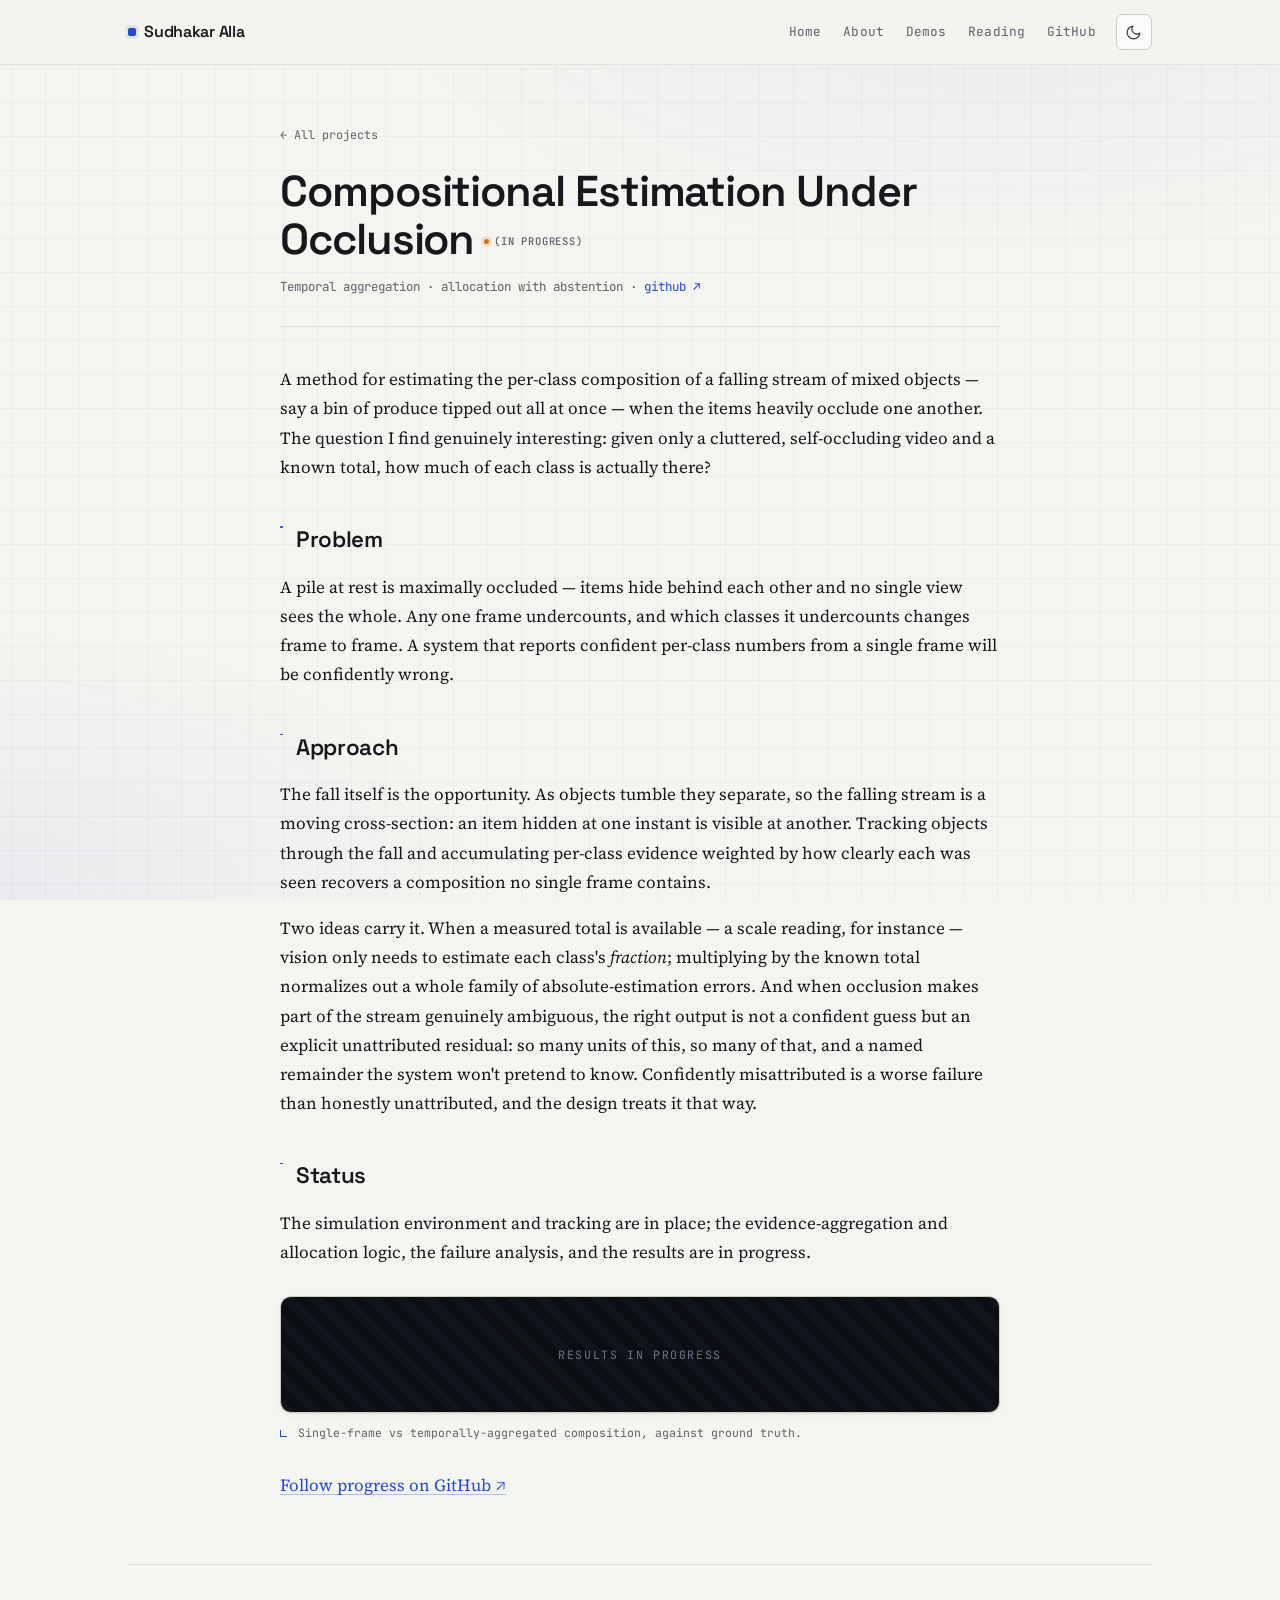
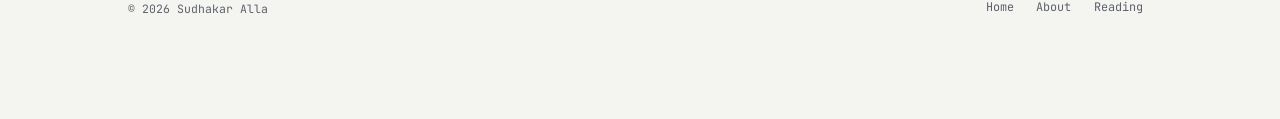
<file: projects/occlusion.html>
<!DOCTYPE html>
<html lang="en">
<head>
  <!-- Google tag (gtag.js) -->
<script async src="https://www.googletagmanager.com/gtag/js?id=G-D9WTSHDK8H"></script>
<script>
  window.dataLayer = window.dataLayer || [];
  function gtag(){dataLayer.push(arguments);}
  gtag('js', new Date());

  gtag('config', 'G-D9WTSHDK8H');
</script>
  <meta charset="UTF-8">
  <meta name="viewport" content="width=device-width, initial-scale=1.0">
  <title>Compositional Estimation Under Occlusion — Sudhakar Alla</title>
  <meta name="description" content="Estimating per-class composition of a falling stream of mixed objects under heavy occlusion, by aggregating evidence across the fall and allocating against a known total with an explicit abstention bucket.">
  <meta property="og:title" content="Compositional Estimation Under Occlusion">
  <meta property="og:description" content="Recovering per-class composition from an occluded falling stream via temporal aggregation and allocation with abstention.">
  <meta property="og:type" content="article">
  <meta name="theme-color" content="#f4f4f0" media="(prefers-color-scheme: light)">
  <meta name="theme-color" content="#0d0f14" media="(prefers-color-scheme: dark)">
  <link rel="preconnect" href="https://fonts.googleapis.com">
  <link rel="preconnect" href="https://fonts.gstatic.com" crossorigin>
  <link rel="stylesheet" href="https://fonts.googleapis.com/css2?family=JetBrains+Mono:wght@400;500&family=Source+Serif+4:ital,opsz,wght@0,8..60,400;0,8..60,600;1,8..60,400&family=Space+Grotesk:wght@400;500;600;700&display=swap">
  <link rel="stylesheet" href="../style.css">
  <script src="../main.js" defer></script>
</head>
<body>

<a class="skip-link" href="#main">Skip to content</a>

<nav class="nav" aria-label="Primary">
  <div class="nav-inner">
    <a class="brand" href="../index.html">Sudhakar Alla</a>
    <div class="nav-right">
      <div class="nav-links">
        <a href="../index.html">Home</a>
        <a href="../about.html">About</a>
        <a href="../demos.html">Demos</a>
        <a href="../reading.html">Reading</a>
        <a href="https://github.com/salla23" rel="noopener noreferrer">GitHub</a>
      </div>
      <button class="theme-toggle" type="button" aria-label="Switch to dark theme" aria-pressed="false">
        <svg class="i-moon" viewBox="0 0 24 24" fill="none" stroke="currentColor" stroke-width="1.8" stroke-linecap="round" stroke-linejoin="round" aria-hidden="true"><path d="M21 12.8A9 9 0 1 1 11.2 3a7 7 0 0 0 9.8 9.8z"/></svg>
        <svg class="i-sun" viewBox="0 0 24 24" fill="none" stroke="currentColor" stroke-width="1.8" stroke-linecap="round" stroke-linejoin="round" aria-hidden="true"><circle cx="12" cy="12" r="4.2"/><path d="M12 2v2.4M12 19.6V22M4.2 4.2l1.7 1.7M18.1 18.1l1.7 1.7M2 12h2.4M19.6 12H22M4.2 19.8l1.7-1.7M18.1 5.9l1.7-1.7"/></svg>
      </button>
    </div>
  </div>
</nav>

<div class="wrap">

  <div class="page-head">
    <a class="back" href="../index.html">&larr; All projects</a>
    <h1>Compositional Estimation Under Occlusion <span class="wip">(in&nbsp;progress)</span></h1>
    <p class="sub">Temporal aggregation · allocation with abstention ·
      <a href="https://github.com/salla23/occlusion-compositional-estimation" rel="noopener noreferrer">github &#8599;</a></p>
  </div>

  <main class="prose" id="main">

    <p>A method for estimating the per-class composition of a falling stream of mixed objects — say a bin of produce tipped out all at once — when the items heavily occlude one another. The question I find genuinely interesting: given only a cluttered, self-occluding video and a known total, how much of each class is actually there?</p>

    <h2>Problem</h2>
    <p>A pile at rest is maximally occluded — items hide behind each other and no single view sees the whole. Any one frame undercounts, and which classes it undercounts changes frame to frame. A system that reports confident per-class numbers from a single frame will be confidently wrong.</p>

    <h2>Approach</h2>
    <p>The fall itself is the opportunity. As objects tumble they separate, so the falling stream is a moving cross-section: an item hidden at one instant is visible at another. Tracking objects through the fall and accumulating per-class evidence weighted by how clearly each was seen recovers a composition no single frame contains.</p>
    <p>Two ideas carry it. When a measured total is available — a scale reading, for instance — vision only needs to estimate each class's <em>fraction</em>; multiplying by the known total normalizes out a whole family of absolute-estimation errors. And when occlusion makes part of the stream genuinely ambiguous, the right output is not a confident guess but an explicit unattributed residual: so many units of this, so many of that, and a named remainder the system won't pretend to know. Confidently misattributed is a worse failure than honestly unattributed, and the design treats it that way.</p>

    <h2>Status</h2>
    <p>The simulation environment and tracking are in place; the evidence-aggregation and allocation logic, the failure analysis, and the results are in progress.</p>

    <div class="fig">
      <div class="fig-img-wrap">
        <div class="fig-ph">Results in progress</div>
      </div>
      <figcaption>Single-frame vs temporally-aggregated composition, against ground truth.</figcaption>
    </div>

    <p><a href="https://github.com/salla23/occlusion-compositional-estimation" rel="noopener noreferrer">Follow progress on GitHub &#8599;</a></p>

  </main>

  <footer>
    <p class="copy">&copy; 2026 Sudhakar Alla</p>
    <nav class="link-row" aria-label="Footer links">
      <a href="../index.html">Home</a>
      <a href="../about.html">About</a>
      <a href="../reading.html">Reading</a>
    </nav>
  </footer>

</div>
</body>
</html>
</file>
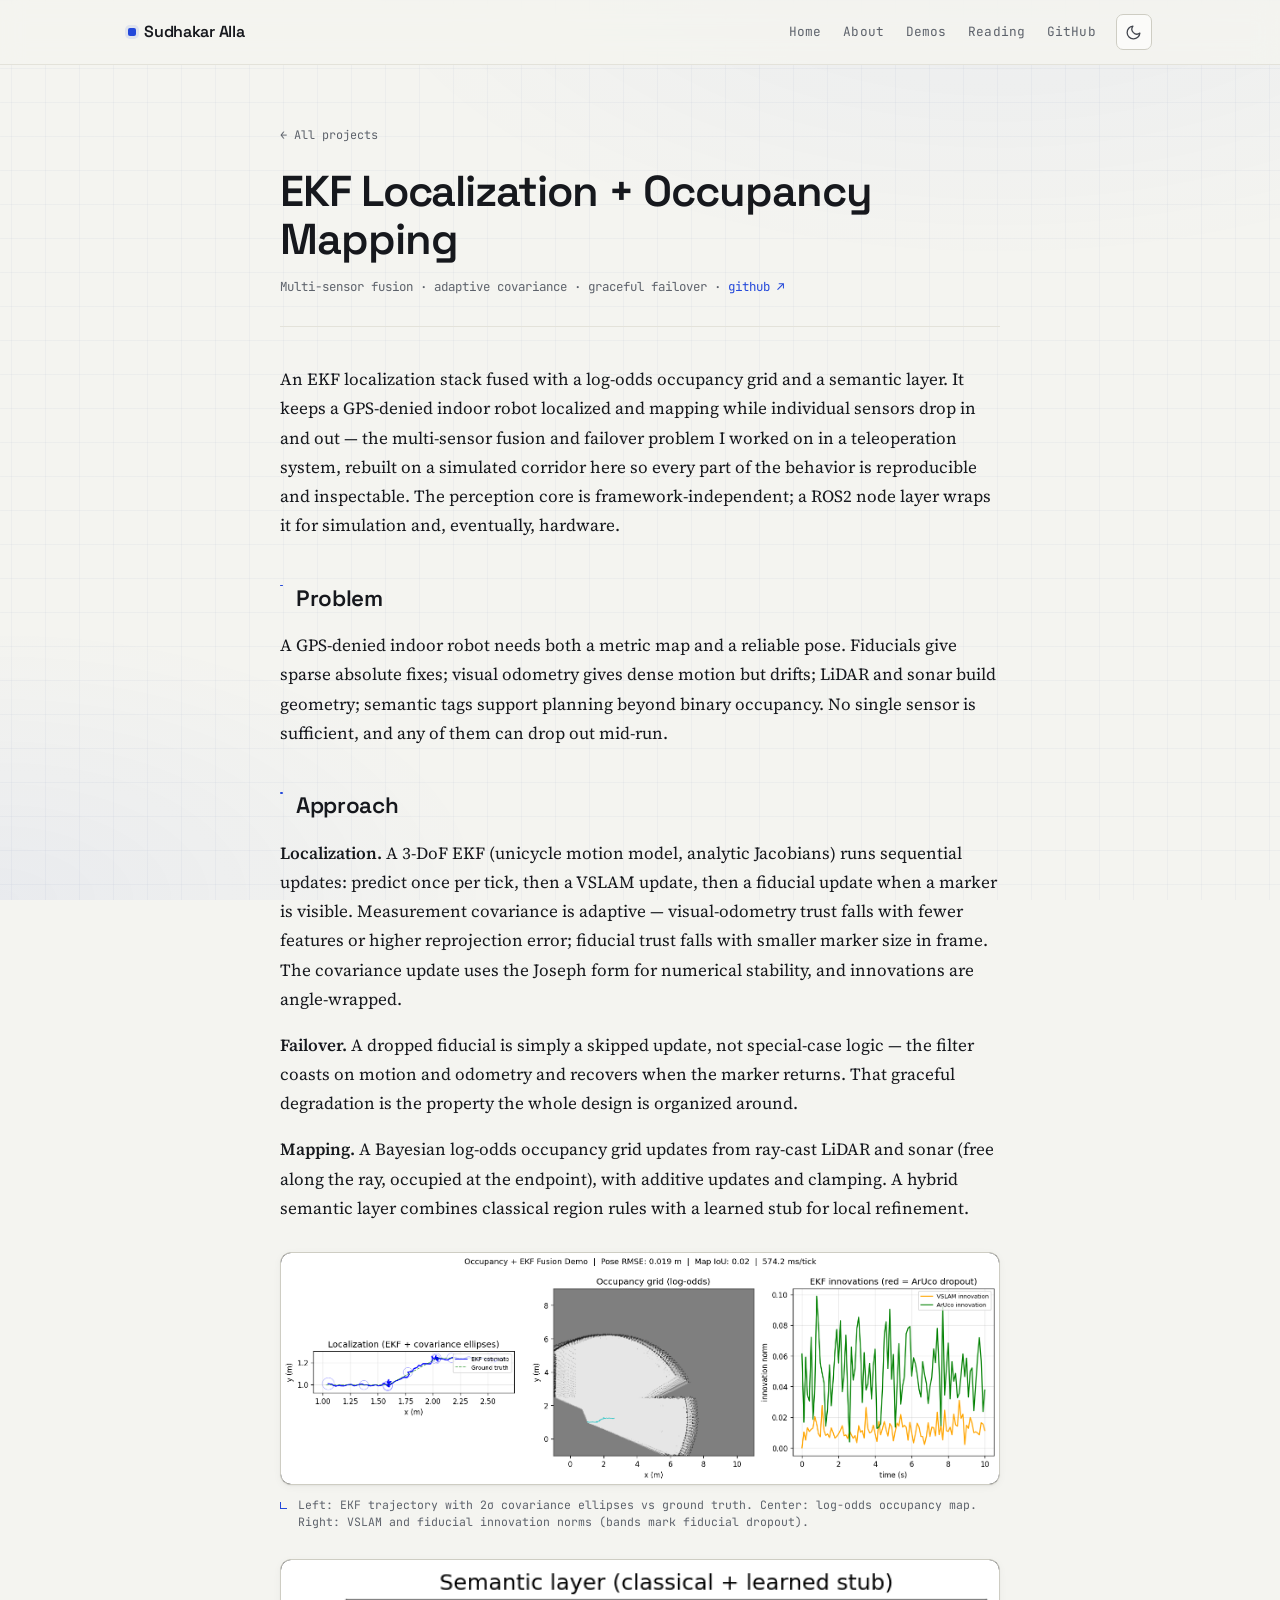
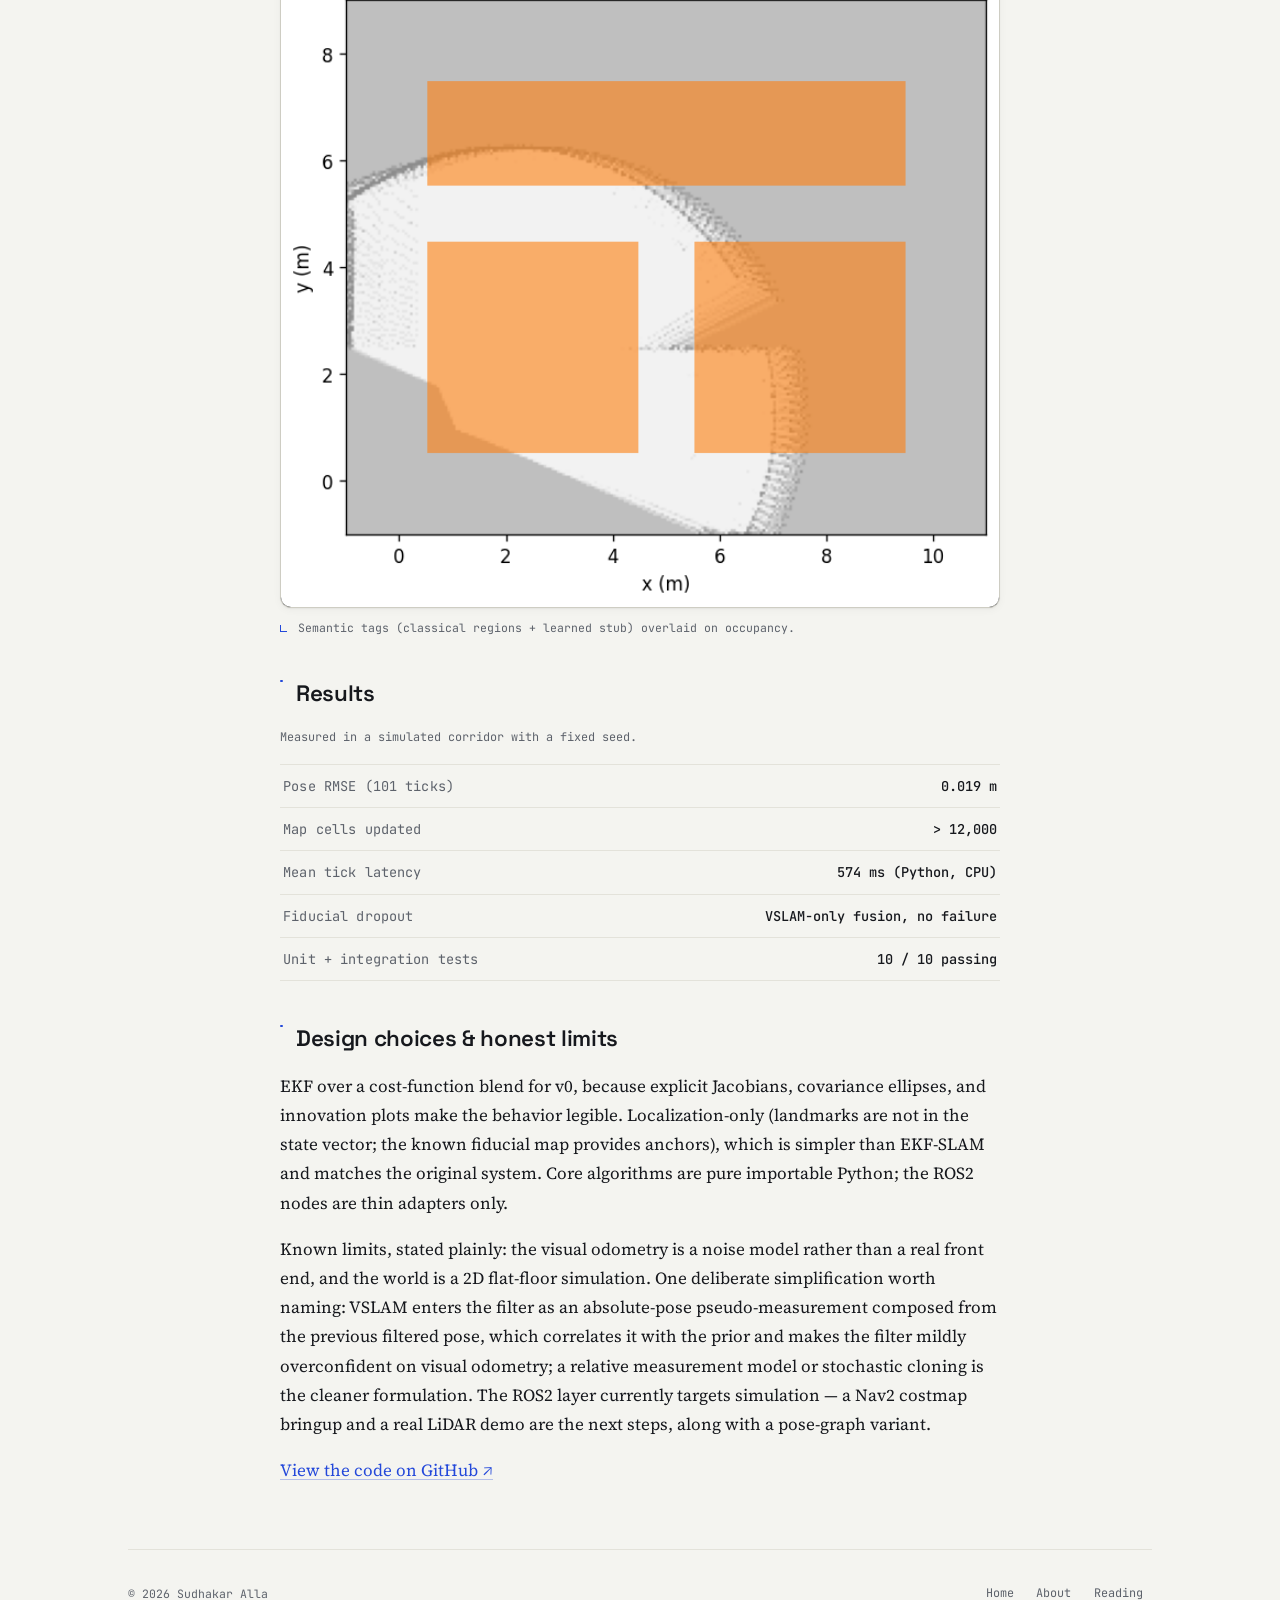
<file: projects/occupancy-ekf.html>
<!DOCTYPE html>
<html lang="en">
<head>
  <!-- Google tag (gtag.js) -->
<script async src="https://www.googletagmanager.com/gtag/js?id=G-D9WTSHDK8H"></script>
<script>
  window.dataLayer = window.dataLayer || [];
  function gtag(){dataLayer.push(arguments);}
  gtag('js', new Date());

  gtag('config', 'G-D9WTSHDK8H');
</script>
  <meta charset="UTF-8">
  <meta name="viewport" content="width=device-width, initial-scale=1.0">
  <title>EKF Localization + Occupancy Mapping — Sudhakar Alla</title>
  <meta name="description" content="An EKF localization stack fused with log-odds occupancy mapping and a semantic layer for a GPS-denied indoor robot — multi-sensor fusion with adaptive covariance and graceful sensor failover.">
  <meta property="og:title" content="EKF Localization + Occupancy Mapping (multi-sensor fusion)">
  <meta property="og:description" content="Multi-sensor fusion with adaptive covariance and graceful sensor failover, plus log-odds occupancy mapping.">
  <meta property="og:type" content="article">
  <meta name="theme-color" content="#f4f4f0" media="(prefers-color-scheme: light)">
  <meta name="theme-color" content="#0d0f14" media="(prefers-color-scheme: dark)">
  <link rel="preconnect" href="https://fonts.googleapis.com">
  <link rel="preconnect" href="https://fonts.gstatic.com" crossorigin>
  <link rel="stylesheet" href="https://fonts.googleapis.com/css2?family=JetBrains+Mono:wght@400;500&family=Source+Serif+4:ital,opsz,wght@0,8..60,400;0,8..60,600;1,8..60,400&family=Space+Grotesk:wght@400;500;600;700&display=swap">
  <link rel="stylesheet" href="../style.css">
  <script src="../main.js" defer></script>
</head>
<body>

<a class="skip-link" href="#main">Skip to content</a>

<nav class="nav" aria-label="Primary">
  <div class="nav-inner">
    <a class="brand" href="../index.html">Sudhakar Alla</a>
    <div class="nav-right">
      <div class="nav-links">
        <a href="../index.html">Home</a>
        <a href="../about.html">About</a>
        <a href="../demos.html">Demos</a>
        <a href="../reading.html">Reading</a>
        <a href="https://github.com/salla23" rel="noopener noreferrer">GitHub</a>
      </div>
      <button class="theme-toggle" type="button" aria-label="Switch to dark theme" aria-pressed="false">
        <svg class="i-moon" viewBox="0 0 24 24" fill="none" stroke="currentColor" stroke-width="1.8" stroke-linecap="round" stroke-linejoin="round" aria-hidden="true"><path d="M21 12.8A9 9 0 1 1 11.2 3a7 7 0 0 0 9.8 9.8z"/></svg>
        <svg class="i-sun" viewBox="0 0 24 24" fill="none" stroke="currentColor" stroke-width="1.8" stroke-linecap="round" stroke-linejoin="round" aria-hidden="true"><circle cx="12" cy="12" r="4.2"/><path d="M12 2v2.4M12 19.6V22M4.2 4.2l1.7 1.7M18.1 18.1l1.7 1.7M2 12h2.4M19.6 12H22M4.2 19.8l1.7-1.7M18.1 5.9l1.7-1.7"/></svg>
      </button>
    </div>
  </div>
</nav>

<div class="wrap">

  <div class="page-head">
    <a class="back" href="../index.html">&larr; All projects</a>
    <h1>EKF Localization + Occupancy Mapping</h1>
    <p class="sub">Multi-sensor fusion · adaptive covariance · graceful failover ·
      <a href="https://github.com/salla23/occupancy-ekf-fusion" rel="noopener noreferrer">github &#8599;</a></p>
  </div>

  <main class="prose" id="main">

    <p>An EKF localization stack fused with a log-odds occupancy grid and a semantic layer. It keeps a GPS-denied indoor robot localized and mapping while individual sensors drop in and out — the multi-sensor fusion and failover problem I worked on in a teleoperation system, rebuilt on a simulated corridor here so every part of the behavior is reproducible and inspectable. The perception core is framework-independent; a ROS2 node layer wraps it for simulation and, eventually, hardware.</p>

    <h2>Problem</h2>
    <p>A GPS-denied indoor robot needs both a metric map and a reliable pose. Fiducials give sparse absolute fixes; visual odometry gives dense motion but drifts; LiDAR and sonar build geometry; semantic tags support planning beyond binary occupancy. No single sensor is sufficient, and any of them can drop out mid-run.</p>

    <h2>Approach</h2>
    <p><strong>Localization.</strong> A 3-DoF EKF (unicycle motion model, analytic Jacobians) runs sequential updates: predict once per tick, then a VSLAM update, then a fiducial update when a marker is visible. Measurement covariance is adaptive &mdash; visual-odometry trust falls with fewer features or higher reprojection error; fiducial trust falls with smaller marker size in frame. The covariance update uses the Joseph form for numerical stability, and innovations are angle-wrapped.</p>
    <p><strong>Failover.</strong> A dropped fiducial is simply a skipped update, not special-case logic &mdash; the filter coasts on motion and odometry and recovers when the marker returns. That graceful degradation is the property the whole design is organized around.</p>
    <p><strong>Mapping.</strong> A Bayesian log-odds occupancy grid updates from ray-cast LiDAR and sonar (free along the ray, occupied at the endpoint), with additive updates and clamping. A hybrid semantic layer combines classical region rules with a learned stub for local refinement.</p>

    <div class="fig">
      <div class="fig-img-wrap">
        <img src="../assets/occupancy_ekf_demo.png" alt="EKF trajectory with covariance ellipses, occupancy grid, and innovation diagnostics" loading="lazy">
      </div>
      <figcaption>Left: EKF trajectory with 2σ covariance ellipses vs ground truth. Center: log-odds occupancy map. Right: VSLAM and fiducial innovation norms (bands mark fiducial dropout).</figcaption>
    </div>

    <div class="fig">
      <div class="fig-img-wrap">
        <img src="../assets/occupancy_semantic.png" alt="Semantic tags overlaid on the occupancy grid" loading="lazy">
      </div>
      <figcaption>Semantic tags (classical regions + learned stub) overlaid on occupancy.</figcaption>
    </div>

    <h2>Results</h2>
    <p class="note">Measured in a simulated corridor with a fixed seed.</p>
    <table class="metrics">
      <tr><td>Pose RMSE (101 ticks)</td><td>0.019 m</td></tr>
      <tr><td>Map cells updated</td><td>&gt; 12,000</td></tr>
      <tr><td>Mean tick latency</td><td>574 ms (Python, CPU)</td></tr>
      <tr><td>Fiducial dropout</td><td>VSLAM-only fusion, no failure</td></tr>
      <tr><td>Unit + integration tests</td><td>10 / 10 passing</td></tr>
    </table>

    <h2>Design choices &amp; honest limits</h2>
    <p>EKF over a cost-function blend for v0, because explicit Jacobians, covariance ellipses, and innovation plots make the behavior legible. Localization-only (landmarks are not in the state vector; the known fiducial map provides anchors), which is simpler than EKF-SLAM and matches the original system. Core algorithms are pure importable Python; the ROS2 nodes are thin adapters only.</p>
    <p>Known limits, stated plainly: the visual odometry is a noise model rather than a real front end, and the world is a 2D flat-floor simulation. One deliberate simplification worth naming: VSLAM enters the filter as an absolute-pose pseudo-measurement composed from the previous filtered pose, which correlates it with the prior and makes the filter mildly overconfident on visual odometry; a relative measurement model or stochastic cloning is the cleaner formulation. The ROS2 layer currently targets simulation — a Nav2 costmap bringup and a real LiDAR demo are the next steps, along with a pose-graph variant.</p>

    <p><a href="https://github.com/salla23/occupancy-ekf-fusion" rel="noopener noreferrer">View the code on GitHub &#8599;</a></p>

  </main>

  <footer>
    <p class="copy">&copy; 2026 Sudhakar Alla</p>
    <nav class="link-row" aria-label="Footer links">
      <a href="../index.html">Home</a>
      <a href="../about.html">About</a>
      <a href="../reading.html">Reading</a>
    </nav>
  </footer>

</div>
</body>
</html>
</file>
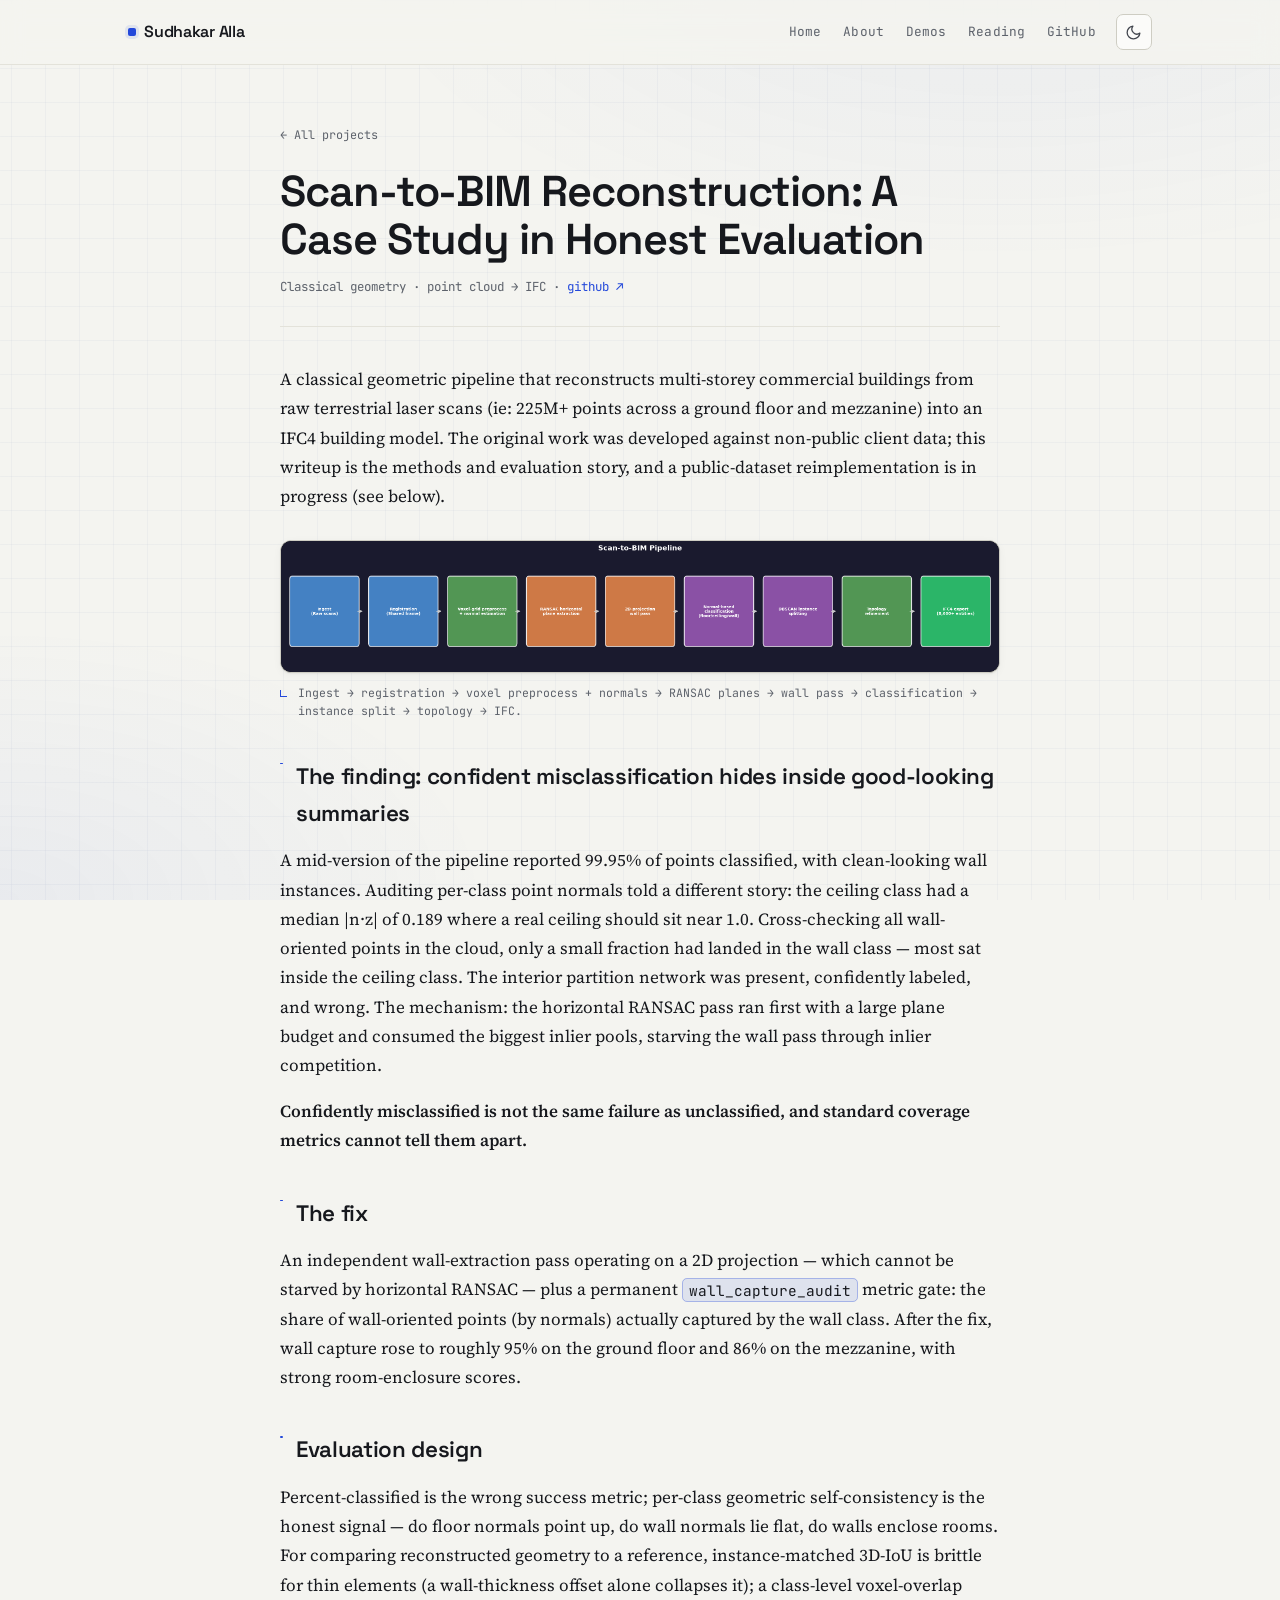
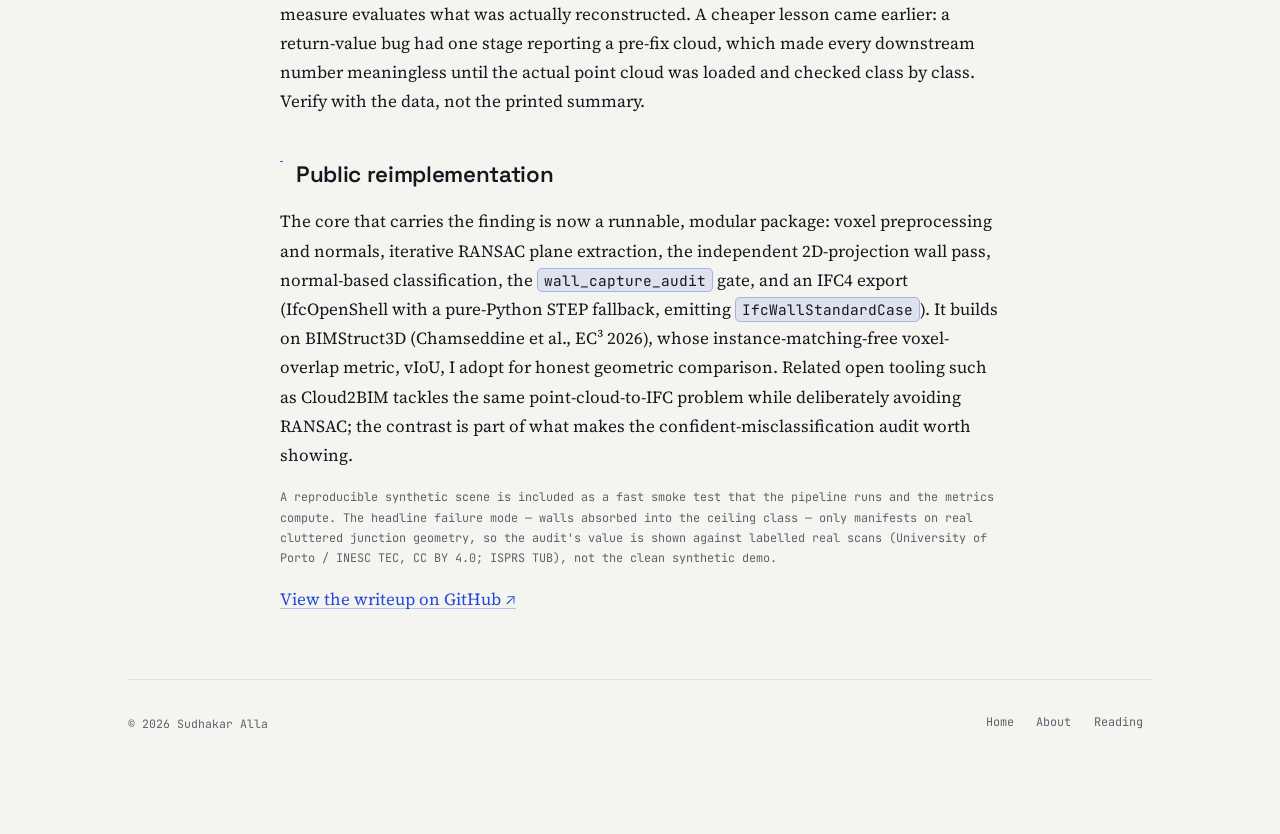
<file: projects/scan-to-bim.html>
<!DOCTYPE html>
<html lang="en">
<head>
  <!-- Google tag (gtag.js) -->
<script async src="https://www.googletagmanager.com/gtag/js?id=G-D9WTSHDK8H"></script>
<script>
  window.dataLayer = window.dataLayer || [];
  function gtag(){dataLayer.push(arguments);}
  gtag('js', new Date());

  gtag('config', 'G-D9WTSHDK8H');
</script>
  <meta charset="UTF-8">
  <meta name="viewport" content="width=device-width, initial-scale=1.0">
  <title>Scan-to-BIM: Honest Evaluation — Sudhakar Alla</title>
  <meta name="description" content="A classical scan-to-BIM pipeline and a case study in honest evaluation: how a pipeline reporting 99.95% classified was silently mislabeling most wall geometry, and the audit that caught it.">
  <meta property="og:title" content="Scan-to-BIM Reconstruction: A Case Study in Honest Evaluation">
  <meta property="og:description" content="Confident misclassification hides inside good-looking summaries. The audit, the fix, and the evaluation design.">
  <meta property="og:type" content="article">
  <meta name="theme-color" content="#f4f4f0" media="(prefers-color-scheme: light)">
  <meta name="theme-color" content="#0d0f14" media="(prefers-color-scheme: dark)">
  <link rel="preconnect" href="https://fonts.googleapis.com">
  <link rel="preconnect" href="https://fonts.gstatic.com" crossorigin>
  <link rel="stylesheet" href="https://fonts.googleapis.com/css2?family=JetBrains+Mono:wght@400;500&family=Source+Serif+4:ital,opsz,wght@0,8..60,400;0,8..60,600;1,8..60,400&family=Space+Grotesk:wght@400;500;600;700&display=swap">
  <link rel="stylesheet" href="../style.css">
  <script src="../main.js" defer></script>
</head>
<body>

<a class="skip-link" href="#main">Skip to content</a>

<nav class="nav" aria-label="Primary">
  <div class="nav-inner">
    <a class="brand" href="../index.html">Sudhakar Alla</a>
    <div class="nav-right">
      <div class="nav-links">
        <a href="../index.html">Home</a>
        <a href="../about.html">About</a>
        <a href="../demos.html">Demos</a>
        <a href="../reading.html">Reading</a>
        <a href="https://github.com/salla23" rel="noopener noreferrer">GitHub</a>
      </div>
      <button class="theme-toggle" type="button" aria-label="Switch to dark theme" aria-pressed="false">
        <svg class="i-moon" viewBox="0 0 24 24" fill="none" stroke="currentColor" stroke-width="1.8" stroke-linecap="round" stroke-linejoin="round" aria-hidden="true"><path d="M21 12.8A9 9 0 1 1 11.2 3a7 7 0 0 0 9.8 9.8z"/></svg>
        <svg class="i-sun" viewBox="0 0 24 24" fill="none" stroke="currentColor" stroke-width="1.8" stroke-linecap="round" stroke-linejoin="round" aria-hidden="true"><circle cx="12" cy="12" r="4.2"/><path d="M12 2v2.4M12 19.6V22M4.2 4.2l1.7 1.7M18.1 18.1l1.7 1.7M2 12h2.4M19.6 12H22M4.2 19.8l1.7-1.7M18.1 5.9l1.7-1.7"/></svg>
      </button>
    </div>
  </div>
</nav>

<div class="wrap">

  <div class="page-head">
    <a class="back" href="../index.html">&larr; All projects</a>
    <h1>Scan-to-BIM Reconstruction: A Case Study in Honest Evaluation</h1>
    <p class="sub">Classical geometry &middot; point cloud &rarr; IFC &middot;
      <a href="https://github.com/salla23/scan-to-bim-case-study" rel="noopener noreferrer">github &#8599;</a></p>
  </div>

  <main class="prose" id="main">

    <p>A classical geometric pipeline that reconstructs multi-storey commercial buildings from raw terrestrial laser scans (ie: 225M+ points across a ground floor and mezzanine) into an IFC4 building model. The original work was developed against non-public client data; this writeup is the methods and evaluation story, and a public-dataset reimplementation is in progress (see below).</p>

    <div class="fig">
      <div class="fig-img-wrap">
        <img src="../assets/scan_to_bim_pipeline.png" alt="Classical geometric pipeline: planes, classes, instances, topology, IFC" loading="lazy">
      </div>
      <figcaption>Ingest &rarr; registration &rarr; voxel preprocess + normals &rarr; RANSAC planes &rarr; wall pass &rarr; classification &rarr; instance split &rarr; topology &rarr; IFC.</figcaption>
    </div>

    <h2>The finding: confident misclassification hides inside good-looking summaries</h2>
    <p>A mid-version of the pipeline reported 99.95% of points classified, with clean-looking wall instances. Auditing per-class point normals told a different story: the ceiling class had a median |n&middot;z| of 0.189 where a real ceiling should sit near 1.0. Cross-checking all wall-oriented points in the cloud, only a small fraction had landed in the wall class &mdash; most sat inside the ceiling class. The interior partition network was present, confidently labeled, and wrong. The mechanism: the horizontal RANSAC pass ran first with a large plane budget and consumed the biggest inlier pools, starving the wall pass through inlier competition.</p>
    <p><strong>Confidently misclassified is not the same failure as unclassified, and standard coverage metrics cannot tell them apart.</strong></p>

    <h2>The fix</h2>
    <p>An independent wall-extraction pass operating on a 2D projection &mdash; which cannot be starved by horizontal RANSAC &mdash; plus a permanent <code>wall_capture_audit</code> metric gate: the share of wall-oriented points (by normals) actually captured by the wall class. After the fix, wall capture rose to roughly 95% on the ground floor and 86% on the mezzanine, with strong room-enclosure scores.</p>

    <h2>Evaluation design</h2>
    <p>Percent-classified is the wrong success metric; per-class geometric self-consistency is the honest signal &mdash; do floor normals point up, do wall normals lie flat, do walls enclose rooms. For comparing reconstructed geometry to a reference, instance-matched 3D-IoU is brittle for thin elements (a wall-thickness offset alone collapses it); a class-level voxel-overlap measure evaluates what was actually reconstructed. A cheaper lesson came earlier: a return-value bug had one stage reporting a pre-fix cloud, which made every downstream number meaningless until the actual point cloud was loaded and checked class by class. Verify with the data, not the printed summary.</p>

    <h2>Public reimplementation</h2>
    <p>The core that carries the finding is now a runnable, modular package: voxel preprocessing and normals, iterative RANSAC plane extraction, the independent 2D-projection wall pass, normal-based classification, the <code>wall_capture_audit</code> gate, and an IFC4 export (IfcOpenShell with a pure-Python STEP fallback, emitting <code>IfcWallStandardCase</code>). It builds on BIMStruct3D (Chamseddine et al., EC³ 2026), whose instance-matching-free voxel-overlap metric, vIoU, I adopt for honest geometric comparison. Related open tooling such as Cloud2BIM tackles the same point-cloud-to-IFC problem while deliberately avoiding RANSAC; the contrast is part of what makes the confident-misclassification audit worth showing.</p>
    <p class="note">A reproducible synthetic scene is included as a fast smoke test that the pipeline runs and the metrics compute. The headline failure mode &mdash; walls absorbed into the ceiling class &mdash; only manifests on real cluttered junction geometry, so the audit's value is shown against labelled real scans (University of Porto / INESC TEC, CC BY 4.0; ISPRS TUB), not the clean synthetic demo.</p>

    <p><a href="https://github.com/salla23/scan-to-bim-case-study" rel="noopener noreferrer">View the writeup on GitHub &#8599;</a></p>

  </main>

  <footer>
    <p class="copy">&copy; 2026 Sudhakar Alla</p>
    <nav class="link-row" aria-label="Footer links">
      <a href="../index.html">Home</a>
      <a href="../about.html">About</a>
      <a href="../reading.html">Reading</a>
    </nav>
  </footer>

</div>
</body>
</html>
</file>
<file: style.css>
/* ============================================================================
   Sudhakar Alla — portfolio  ·  "the page is an instrument"
   A perception engineer's site treated like the read-out of a system he'd
   build: warm instrument paper, a cool/warm scientific-colormap palette
   (cobalt signal + amber uncertainty), a faint occupancy-grid substrate,
   monospace telemetry, and one live signature — an EKF localization viewport.

   One styling layer. Behaviour in main.js. No build step. Light + auto/manual
   dark. WCAG-AA contrast. Motion is opt-in & respects reduced-motion.
   Degrades cleanly with no JS and no webfont.
   ============================================================================ */

*, *::before, *::after { box-sizing: border-box; margin: 0; padding: 0; }

/* ── 1. Tokens ──────────────────────────────────────────────────────────────── */
:root {
  color-scheme: light;

  --bg:#f4f4f0; --bg-2:#efeee9; --surface:#fbfbf9; --surface-2:#ffffff;
  --ink:#16181d; --ink-soft:#41454d; --ink-mute:#5d626b; --ink-faint:#8a8f99;
  --line:#e3e2da; --line-strong:#cecdc3;

  --accent:#2348da; --accent-press:#1b39b4;
  --accent-soft:rgba(35,72,218,.10); --accent-line:rgba(35,72,218,.30);
  --signal:#cf7012; --signal-soft:rgba(207,112,18,.14);
  --on-accent:#ffffff; --glow:rgba(35,72,218,.05);

  /* viewport interior is a dark "monitor" in BOTH themes; sim colours target it */
  --panel:#0c0e13; --panel-line:rgba(120,138,178,.22);
  --sim-grid:rgba(124,140,176,.13);
  --sim-wall:rgba(154,170,202,.42);
  --sim-track:#6e8bff;
  --sim-ray:rgba(120,150,255,.16);
  --sim-fid:#f4a24a;
  --sim-cov:#f4a24a;
  --sim-cov-fill:rgba(244,162,74,.07);
  --sim-robot:#dde5ff;
  --sim-trail:rgba(120,150,255,.28);

  --font-display:"Space Grotesk",system-ui,-apple-system,"Segoe UI",Roboto,sans-serif;
  --font-serif:"Source Serif 4",Georgia,Cambria,"Times New Roman",serif;
  --font-mono:"JetBrains Mono",ui-monospace,SFMono-Regular,Menlo,Consolas,monospace;

  --maxw:1100px; --maxw-prose:720px;
  --pad:clamp(1.15rem,4vw,2.4rem);
  --r:11px; --r-sm:7px; --r-lg:16px;
  --shadow-1:0 1px 2px rgba(20,22,28,.05), 0 2px 8px rgba(20,22,28,.04);
  --shadow-2:0 4px 14px rgba(20,22,28,.08), 0 14px 40px rgba(20,22,28,.07);
  --ease:cubic-bezier(.22,.61,.36,1);
}

@media (prefers-color-scheme: dark) {
  :root:not([data-theme="light"]) {
    color-scheme: dark;
    --bg:#0d0f14; --bg-2:#0a0c11; --surface:#14171e; --surface-2:#0f1218;
    --ink:#ecebe6; --ink-soft:#b4b9c3; --ink-mute:#888e9a; --ink-faint:#666c78;
    --line:#242834; --line-strong:#333947;
    --accent:#6e92ff; --accent-press:#8aa6ff;
    --accent-soft:rgba(110,146,255,.14); --accent-line:rgba(110,146,255,.34);
    --signal:#f4a24a; --signal-soft:rgba(244,162,74,.16);
    --on-accent:#0b0d12; --glow:rgba(110,146,255,.09);
    --shadow-1:0 1px 2px rgba(0,0,0,.3); --shadow-2:0 10px 34px rgba(0,0,0,.5);
  }
}
:root[data-theme="dark"] {
  color-scheme: dark;
  --bg:#0d0f14; --bg-2:#0a0c11; --surface:#14171e; --surface-2:#0f1218;
  --ink:#ecebe6; --ink-soft:#b4b9c3; --ink-mute:#888e9a; --ink-faint:#666c78;
  --line:#242834; --line-strong:#333947;
  --accent:#6e92ff; --accent-press:#8aa6ff;
  --accent-soft:rgba(110,146,255,.14); --accent-line:rgba(110,146,255,.34);
  --signal:#f4a24a; --signal-soft:rgba(244,162,74,.16);
  --on-accent:#0b0d12; --glow:rgba(110,146,255,.09);
  --shadow-1:0 1px 2px rgba(0,0,0,.3); --shadow-2:0 10px 34px rgba(0,0,0,.5);
}

/* ── 2. Base ─────────────────────────────────────────────────────────────── */
html { scroll-padding-top: 84px; -webkit-text-size-adjust:100%; }
body {
  font-family: var(--font-serif);
  font-size: 17px; line-height: 1.65; color: var(--ink);
  background: var(--bg);
  -webkit-font-smoothing: antialiased; text-rendering: optimizeLegibility;
  overflow-x: hidden;
}

/* fixed substrate: faint occupancy grid + soft signal glow */
body::before {
  content:""; position:fixed; inset:0; z-index:-2; pointer-events:none;
  background-color: var(--bg);
  background-image:
    linear-gradient(to right, var(--sim-grid) 1px, transparent 1px),
    linear-gradient(to bottom, var(--sim-grid) 1px, transparent 1px);
  background-size: 34px 34px; background-position: center top;
  opacity: .5;
}
@media (prefers-color-scheme: dark){ :root:not([data-theme="light"]) body::before{ opacity:.7; } }
:root[data-theme="dark"] body::before{ opacity:.7; }
body::after {
  content:""; position:fixed; inset:0; z-index:-1; pointer-events:none;
  background:
    radial-gradient(1100px 560px at 78% -8%, var(--glow), transparent 60%),
    radial-gradient(900px 500px at 0% 100%, var(--glow), transparent 55%);
}

a { color: var(--accent); text-decoration: none; }
strong, b { font-weight: 600; }
::selection { background: var(--accent-soft); color: var(--ink); }

:where(a, button, [tabindex]):focus-visible {
  outline: 2px solid var(--accent);
  outline-offset: 3px; border-radius: 4px;
}

/* skip link */
.skip-link {
  position: fixed; top: 10px; left: 10px; z-index: 200;
  transform: translateY(-160%);
  background: var(--accent); color: var(--on-accent);
  font-family: var(--font-mono); font-size: .8rem; letter-spacing:.02em;
  padding: .55rem .9rem; border-radius: var(--r-sm);
  transition: transform .2s var(--ease);
}
.skip-link:focus { transform: translateY(0); }

/* shared horizontal frame */
.nav-inner, .wrap {
  width: 100%; max-width: var(--maxw);
  margin-inline: auto; padding-inline: var(--pad);
}
.wrap { padding-bottom: clamp(3rem, 8vw, 6rem); }

/* ── 3. Nav (full-bleed sticky bar) ────────────────────────────────────────── */
.nav {
  position: sticky; top: 0; z-index: 100;
  border-bottom: 1px solid var(--line);
  background: color-mix(in srgb, var(--bg) 82%, transparent);
  -webkit-backdrop-filter: saturate(1.4) blur(12px);
  backdrop-filter: saturate(1.4) blur(12px);
}
@supports not (backdrop-filter: blur(1px)) { .nav { background: var(--bg); } }
.nav-inner {
  display: flex; align-items: center; justify-content: space-between;
  gap: 16px; padding-block: 14px;
}
.brand {
  font-family: var(--font-display); font-weight: 600; font-size: 1rem;
  letter-spacing: -0.02em; color: var(--ink); position: relative; padding-left: 16px;
}
.brand::before {
  content:""; position:absolute; left:0; top:50%; transform: translateY(-50%);
  width: 8px; height: 8px; border-radius: 2px;
  background: var(--accent);
  box-shadow: 0 0 0 3px var(--accent-soft);
}
.nav-right { display: flex; align-items: center; gap: 6px; }
.nav-links { display: flex; flex-wrap: wrap; align-items: center; gap: 2px; }
.nav-links a {
  font-family: var(--font-mono); font-size: .8rem; letter-spacing: .01em;
  color: var(--ink-mute); padding: .4rem .62rem; border-radius: var(--r-sm);
  transition: color .18s, background .18s;
}
.nav-links a:hover { color: var(--ink); background: var(--accent-soft); }
.nav-links a[aria-current="page"] { color: var(--accent); }

.theme-toggle {
  display: inline-grid; place-items: center; width: 36px; height: 36px;
  margin-left: 4px; border: 1px solid var(--line-strong); border-radius: var(--r-sm);
  background: var(--surface); color: var(--ink-soft); cursor: pointer;
  transition: color .18s, border-color .18s, background .18s;
}
.theme-toggle:hover { color: var(--ink); border-color: var(--accent-line); background: var(--accent-soft); }
.theme-toggle svg { width: 17px; height: 17px; display: block; }
.theme-toggle .i-sun  { display: none; }
.theme-toggle .i-moon { display: block; }
@media (prefers-color-scheme: dark){
  :root:not([data-theme="light"]) .theme-toggle .i-sun{display:block}
  :root:not([data-theme="light"]) .theme-toggle .i-moon{display:none}
}
:root[data-theme="dark"]  .theme-toggle .i-sun{display:block}
:root[data-theme="dark"]  .theme-toggle .i-moon{display:none}
:root[data-theme="light"] .theme-toggle .i-sun{display:none}
:root[data-theme="light"] .theme-toggle .i-moon{display:block}

/* ── 4. Hero (landing) ────────────────────────────────────────────────────── */
header.hero {
  display: grid; grid-template-columns: 1.04fr .96fr;
  gap: clamp(2rem, 5vw, 4.2rem); align-items: center;
  padding: clamp(2.6rem, 7vw, 5.2rem) 0 clamp(2.4rem, 6vw, 4.4rem);
  border-bottom: 1px solid var(--line);
}
.hero-id { margin-bottom: 1.4rem; }
.photo {
  width: 130px; height: 130px; border-radius: 13px;
  border: 1px solid var(--line-strong); background: var(--surface-2);
  position: relative; overflow: hidden;
  background-image:
    linear-gradient(var(--accent-line), var(--accent-line)),
    linear-gradient(var(--accent-line), var(--accent-line)),
    radial-gradient(circle at center, var(--accent) 1.5px, transparent 2px);
  background-repeat: no-repeat;
  background-size: 10px 1px, 1px 10px, 100% 100%;
  background-position: center center, center center, center center;
  box-shadow: var(--shadow-1);
}
.photo::before, .photo::after { /* fiducial corner ticks */
  content:""; position:absolute; width:15px; height:15px; pointer-events:none;
  border-color: var(--accent); border-style: solid;
}
.photo::before { top:7px; left:7px; border-width:1.5px 0 0 1.5px; }
.photo::after  { bottom:7px; right:7px; border-width:0 1.5px 1.5px 0; }
img.photo { object-fit: cover; display: block; background: var(--surface-2); }

.hero h1 {
  font-family: var(--font-display); font-weight: 600;
  font-size: clamp(2.7rem, 7vw, 4.7rem); line-height: .98;
  letter-spacing: -0.035em; color: var(--ink);
}
.tagline {
  font-family: var(--font-mono); font-size: .86rem; line-height: 1.7;
  color: var(--ink-soft); margin-top: 1.15rem; padding-left: 1rem;
  border-left: 2px solid var(--accent); max-width: 40ch;
}
.location {
  font-family: var(--font-mono); font-size: .78rem; color: var(--ink-mute);
  margin-top: 1rem; padding-left: 1.1rem; position: relative;
}
.location::before {
  content:""; position:absolute; left:0; top:.46em; width:6px; height:6px;
  border-radius:50%; background: var(--signal);
  box-shadow: 0 0 0 3px var(--signal-soft);
}
.hero .link-row {
  display: flex; flex-wrap: wrap; gap: .5rem; margin-top: 1.7rem;
}
.hero .link-row a {
  font-family: var(--font-mono); font-size: .78rem; letter-spacing: .01em;
  color: var(--ink-soft); background: var(--surface);
  border: 1px solid var(--line-strong); border-radius: var(--r-sm);
  padding: .5rem .85rem; transition: transform .18s var(--ease), border-color .18s, color .18s, background .18s, box-shadow .18s;
}
.hero .link-row a:hover {
  color: var(--ink); border-color: var(--accent-line);
  background: var(--accent-soft); transform: translateY(-2px);
}
.hero .link-row a:last-child {
  background: var(--accent); color: var(--on-accent); border-color: var(--accent);
}
.hero .link-row a:last-child:hover {
  background: var(--accent-press); border-color: var(--accent-press);
  box-shadow: 0 6px 18px var(--accent-soft);
}

/* the signature: live EKF localization viewport */
.hero-viewport {
  position: relative; aspect-ratio: 5 / 4; width: 100%;
  border-radius: var(--r-lg); overflow: hidden;
  background: var(--panel); border: 1px solid var(--line-strong);
  box-shadow: var(--shadow-2);
}
.hero-viewport::before { /* fiducial corner-mark frame */
  content:""; position:absolute; inset:11px; pointer-events:none; z-index:3;
  border: 1px solid transparent;
  background:
    linear-gradient(var(--sim-track),var(--sim-track)) left  top   / 18px 1.5px no-repeat,
    linear-gradient(var(--sim-track),var(--sim-track)) left  top   / 1.5px 18px no-repeat,
    linear-gradient(var(--sim-track),var(--sim-track)) right top   / 18px 1.5px no-repeat,
    linear-gradient(var(--sim-track),var(--sim-track)) right top   / 1.5px 18px no-repeat,
    linear-gradient(var(--sim-track),var(--sim-track)) left  bottom/ 18px 1.5px no-repeat,
    linear-gradient(var(--sim-track),var(--sim-track)) left  bottom/ 1.5px 18px no-repeat,
    linear-gradient(var(--sim-track),var(--sim-track)) right bottom/ 18px 1.5px no-repeat,
    linear-gradient(var(--sim-track),var(--sim-track)) right bottom/ 1.5px 18px no-repeat;
  opacity: .55;
}
#sim-canvas { position:absolute; inset:0; width:100%; height:100%; display:block; z-index:1; }
.vp-live {
  position:absolute; top:18px; right:18px; z-index:4;
  display:flex; align-items:center; gap:.42em;
  font-family:var(--font-mono); font-size:.62rem; letter-spacing:.14em;
  color: rgba(221,229,255,.78);
}
.vp-live .dot {
  width:6px; height:6px; border-radius:50%; background: var(--signal);
  box-shadow: 0 0 8px var(--signal);
}
.telemetry {
  position:absolute; left:18px; bottom:16px; z-index:4;
  font-family:var(--font-mono); font-size:.64rem; line-height:1.55;
  letter-spacing:.02em; color: rgba(170,184,212,.92);
  font-variant-numeric: tabular-nums; text-shadow: 0 1px 3px rgba(0,0,0,.5);
}
.telemetry .t-row { display:flex; gap:1.1em; }
.telemetry b { color: rgba(221,229,255,.95); font-weight:500; }
.telemetry .t-stat { color: var(--signal); }

/* ── 5. Sections & headings ────────────────────────────────────────────────── */
main { display: block; }
section { padding-block: clamp(2.1rem, 5vw, 3.7rem); }
section + section { border-top: 1px solid var(--line); }
section[aria-label="Intro"] { padding-block: 1.4rem 0; }

/* eyebrow-style section label (index sections, reading groups) */
h2 {
  font-family: var(--font-mono); font-weight: 500;
  font-size: .72rem; letter-spacing: .16em; text-transform: uppercase;
  color: var(--accent); margin-bottom: 1.6rem;
  display: flex; align-items: center; gap: .7rem;
}
h2::before {
  content:""; width: 22px; height: 1.5px; background: var(--accent); flex: none;
}
h3 {
  font-family: var(--font-display); font-weight: 600; font-size: 1.16rem;
  line-height: 1.25; letter-spacing: -0.01em; color: var(--ink);
}

/* essay subheads (deep-dives, about) override the eyebrow style */
.prose h2 {
  display: block; font-family: var(--font-display); text-transform: none;
  letter-spacing: -0.015em; font-weight: 600; font-size: 1.4rem; color: var(--ink);
  margin: 2.5rem 0 .85rem; padding-left: 1rem; position: relative;
}
.prose h2::before {
  content:""; position:absolute; left:0; top:.18em; bottom:.18em; width:3px;
  border-radius:2px; background: var(--accent);
}

/* ── 6. Prose ────────────────────────────────────────────────────────────── */
.prose { max-width: var(--maxw-prose); margin-inline: auto; }
.prose p { margin-bottom: 1.05rem; line-height: 1.72; }
.prose p:last-child { margin-bottom: 0; }
.prose a {
  color: var(--accent); text-decoration: underline;
  text-decoration-color: var(--accent-line); text-underline-offset: 3px;
  text-decoration-thickness: 1px; transition: text-decoration-color .18s, color .18s;
}
.prose a:hover { color: var(--accent-press); text-decoration-color: var(--accent); }
.prose code, code {
  font-family: var(--font-mono); font-size: .85em;
  background: var(--accent-soft); color: var(--ink);
  padding: .12em .4em; border-radius: 5px;
  border: 1px solid var(--accent-line); white-space: nowrap;
}
.prose em { font-style: italic; }

/* About (index) — shares prose look but lives in its own section */
.about { max-width: var(--maxw); }
.about p, .pull p { font-size: 1.12rem; line-height: 1.72; max-width: 66ch; }
.pull p {
  padding-left: 1.25rem; border-left: 2px solid var(--accent); color: var(--ink-soft);
}
.about p { color: var(--ink-soft); }
.about a { color: var(--accent); text-decoration: underline; text-decoration-color: var(--accent-line); text-underline-offset: 3px; }
.about a:hover { color: var(--accent-press); }

/* ── 7. Projects ──────────────────────────────────────────────────────────── */
.proj-featured { display: grid; gap: 1.2rem; }

.proj-split {
  display: flex; align-items: center; gap: 1.1rem; margin: 2.4rem 0 1.8rem;
}
.proj-split::before, .proj-split::after { content:""; height:1px; background: var(--line); flex:1; }
.proj-split .mark { width:7px; height:7px; flex:none; transform: rotate(45deg); background: var(--signal); box-shadow:0 0 0 4px var(--signal-soft); }

.proj-progress {
  display: grid; grid-template-columns: repeat(3, 1fr); gap: 1.1rem;
}

.card {
  position: relative; background: var(--surface);
  border: 1px solid var(--line); border-radius: var(--r);
  padding: clamp(1.4rem, 2.6vw, 2rem);
  transition: border-color .2s var(--ease), box-shadow .2s var(--ease), background .2s var(--ease);
}
.card:hover { border-color: var(--accent-line); box-shadow: var(--shadow-2); background: var(--surface-2); }

.card-head { display: flex; justify-content: space-between; align-items: baseline; gap: 14px; margin-bottom: 1rem; }
.card-head h3 { font-size: 1.18rem; }
.card-head h3 a { color: var(--ink); transition: color .18s; }
.card:hover .card-head h3 a { color: var(--accent); }
a.card-repo {
  font-family: var(--font-mono); font-size: .7rem; letter-spacing: .02em;
  color: var(--ink-mute); white-space: nowrap; flex: none;
  padding: .28rem .5rem; border: 1px solid var(--line); border-radius: var(--r-sm);
  transition: color .18s, border-color .18s, background .18s;
}
a.card-repo:hover { color: var(--accent); border-color: var(--accent-line); background: var(--accent-soft); }

.card ul { list-style: none; }
.card li {
  position: relative; padding-left: 1.15rem; line-height: 1.6;
  font-size: .96rem; color: var(--ink-soft); margin-bottom: .6rem;
}
.card li:last-child { margin-bottom: 0; }
.card li::before {
  content:""; position:absolute; left:.05rem; top:.62em;
  width:5px; height:5px; border-radius:1px; background: var(--accent-line);
}
.card .more {
  display: inline-flex; align-items: center; margin-top: 1.1rem;
  font-family: var(--font-display); font-weight: 500; font-size: .86rem;
  color: var(--accent); transition: transform .18s var(--ease), color .18s;
}
.card:hover .more { color: var(--accent-press); transform: translateX(3px); }

/* Featured = "datasheet" cards: title/meta rail + bullets, with fiducial ticks */
.card.featured {
  display: grid;
  grid-template-columns: minmax(210px, .82fr) 1.55fr;
  grid-template-rows: auto 1fr;
  column-gap: clamp(1.6rem, 4vw, 3.2rem); row-gap: 1rem;
  padding: clamp(1.7rem, 3vw, 2.4rem);
}
.card.featured::before, .card.featured::after { /* corner fiducials */
  content:""; position:absolute; width:13px; height:13px; pointer-events:none;
  border-color: var(--accent-line); border-style: solid; opacity:0; transition: opacity .25s var(--ease);
}
.card.featured::before { top:13px; left:13px; border-width:1.5px 0 0 1.5px; }
.card.featured::after  { bottom:13px; right:13px; border-width:0 1.5px 1.5px 0; }
.card.featured:hover::before, .card.featured:hover::after { opacity:.85; border-color: var(--accent); }
.card.featured > .card-head { grid-column:1; grid-row:1; flex-direction: column; align-items: flex-start; gap:.7rem; margin-bottom:0; }
.card.featured > .card-head h3 { font-size: clamp(1.3rem, 2.4vw, 1.65rem); line-height:1.16; }
.card.featured > ul { grid-column:2; grid-row:1 / 3; align-self: center; }
.card.featured > ul li { font-size: 1rem; margin-bottom: .8rem; }
.card.featured > .more { grid-column:1; grid-row:2; align-self: end; margin-top:0; }

/* Compact = in-progress grid cards */
.card.compact { display:flex; flex-direction:column; background: transparent; }
.card.compact:hover { background: var(--surface); }
.card.compact .card-head { flex-direction: column; align-items: flex-start; gap:.55rem; }
.card.compact .card-head h3 { font-size: 1.04rem; }
.card.compact ul { flex: 1; }
.card.compact li { font-size: .88rem; margin-bottom: .5rem; }
.card.compact .more { font-size: .8rem; }

/* WIP badge — amber status LED */
.wip {
  display: inline-flex; align-items: center; gap: .42em; vertical-align: middle;
  font-family: var(--font-mono); font-weight: 500; font-size: .6rem;
  letter-spacing: .08em; text-transform: uppercase; color: var(--ink-mute);
  white-space: nowrap;
}
.wip::before {
  content:""; width:.5em; height:.5em; border-radius:50%;
  background: var(--signal); box-shadow: 0 0 0 3px var(--signal-soft); flex:none;
}

/* ── 8. Figures ──────────────────────────────────────────────────────────── */
.fig { margin: 1.8rem 0; }
.fig-img-wrap {
  background: var(--panel); border: 1px solid var(--line-strong);
  border-radius: var(--r); overflow: hidden; min-height: 90px;
  display: flex; align-items: center; justify-content: center;
  box-shadow: var(--shadow-1);
}
.fig-img-wrap img { display:block; width:100%; height:auto; }
.fig-ph, .fig-img-wrap.is-broken {
  width: 100%; padding: 3rem 1rem; text-align: center;
  font-family: var(--font-mono); font-size: .72rem; letter-spacing: .14em;
  text-transform: uppercase; color: rgba(170,184,212,.6);
  background:
    repeating-linear-gradient(45deg, rgba(120,138,178,.05) 0 10px, transparent 10px 20px);
}
figcaption {
  font-family: var(--font-mono); font-size: .72rem; line-height: 1.5;
  color: var(--ink-mute); margin-top: .7rem; padding-left: 1.1rem; position: relative;
}
figcaption::before {
  content:""; position:absolute; left:0; top:.5em; width:7px; height:7px;
  border-left:1.5px solid var(--accent); border-bottom:1.5px solid var(--accent);
}

/* ── 9. Metrics table — instrument read-out ──────────────────────────────── */
table.metrics {
  width: 100%; border-collapse: collapse; margin: 1rem 0;
  font-family: var(--font-mono); font-size: .85rem; font-variant-numeric: tabular-nums;
}
table.metrics td { padding: .62rem .2rem; border-bottom: 1px solid var(--line); }
table.metrics tr:first-child td { border-top: 1px solid var(--line); }
table.metrics td:first-child { color: var(--ink-mute); letter-spacing: .01em; }
table.metrics td:last-child { text-align: right; color: var(--ink); font-weight: 500; }
.note { font-family: var(--font-mono); font-size: .74rem; line-height: 1.55; color: var(--ink-mute); }

/* ── 10. Reading list ────────────────────────────────────────────────────── */
.read-group { max-width: var(--maxw-prose); margin-inline: auto; margin-bottom: 2.6rem; }
.read-group h2 { margin-bottom: 1.2rem; }
.read-item {
  padding: 1.05rem 0; border-bottom: 1px solid var(--line); position: relative;
  transition: padding-left .2s var(--ease);
}
.read-item:last-child { border-bottom: none; }
.read-item::before {
  content:""; position:absolute; left:-1rem; top:1.35rem; width:0; height:1.5px;
  background: var(--accent); transition: width .2s var(--ease); opacity:0;
}
.read-item:hover { padding-left: .65rem; }
.read-item:hover::before { width:.7rem; opacity:1; }
.read-item .rt { font-family: var(--font-display); font-weight: 600; font-size: 1.02rem; line-height: 1.35; color: var(--ink); }
.read-item .rm { font-family: var(--font-mono); font-size: .72rem; color: var(--ink-mute); margin: .35rem 0 .5rem; line-height: 1.5; }
.read-item .rw { font-size: .96rem; color: var(--ink-soft); line-height: 1.6; }
.kind {
  font-family: var(--font-mono); font-size: .58rem; text-transform: uppercase;
  letter-spacing: .1em; color: var(--accent); border: 1px solid var(--accent-line);
  border-radius: 4px; padding: .1em .45em; margin-left: .5em; vertical-align: middle;
  white-space: nowrap; font-weight: 500;
}

/* ── 11. Page header (inner pages) ─────────────────────────────────────────── */
.page-head {
  max-width: var(--maxw-prose); margin-inline: auto;
  padding: clamp(2.2rem, 5vw, 3.4rem) 0 1.8rem;
  border-bottom: 1px solid var(--line); margin-bottom: 2.4rem;
}
.back {
  display: inline-flex; align-items: center; gap: .45em;
  font-family: var(--font-mono); font-size: .74rem; color: var(--ink-mute);
  margin-bottom: 1.4rem; transition: gap .18s var(--ease), color .18s;
}
.back:hover { color: var(--accent); gap: .7em; }
.page-head h1 {
  font-family: var(--font-display); font-weight: 600;
  font-size: clamp(1.85rem, 4vw, 2.7rem); line-height: 1.1;
  letter-spacing: -0.025em; color: var(--ink); margin-bottom: .85rem;
}
.page-head h1 .wip { font-size: .66rem; transform: translateY(-.2em); }
.page-head .sub {
  font-family: var(--font-mono); font-size: .78rem; line-height: 1.6; color: var(--ink-mute);
}
.page-head .sub a { color: var(--accent); }

/* ── 12. Footer ──────────────────────────────────────────────────────────── */
footer {
  margin-top: clamp(2.5rem, 6vw, 4rem); padding-top: 1.8rem;
  border-top: 1px solid var(--line);
  display: flex; flex-wrap: wrap; justify-content: space-between; align-items: center; gap: 1rem;
}
.copy { font-family: var(--font-mono); font-size: .72rem; color: var(--ink-mute); }
footer .link-row { display: flex; flex-wrap: wrap; gap: .3rem; }
footer .link-row a {
  font-family: var(--font-mono); font-size: .74rem; color: var(--ink-mute);
  padding: .3rem .55rem; border-radius: var(--r-sm); transition: color .18s, background .18s;
}
footer .link-row a:hover { color: var(--accent); background: var(--accent-soft); }

/* ── 13. Motion (opt-in) ─────────────────────────────────────────────────── */
@keyframes reveal-up { from { opacity:0; transform: translateY(18px); } to { opacity:1; transform:none; } }

@media (prefers-reduced-motion: no-preference) {
  /* hero entrance — time-based, runs on load, backwards-fill avoids any flash */
  .hero-id, .hero h1, .tagline, .location, .hero .link-row, .hero-viewport {
    animation: reveal-up .7s var(--ease) both;
  }
  .hero-id      { animation-delay: .02s; }
  .hero h1      { animation-delay: .08s; }
  .tagline      { animation-delay: .17s; }
  .location     { animation-delay: .24s; }
  .hero .link-row { animation-delay: .31s; }
  .hero-viewport  { animation-delay: .12s; }

  /* scroll reveals — pure CSS, only where supported; elsewhere content is static-visible */
  @supports (animation-timeline: view()) {
    .proj-featured .card, .proj-progress .card, .about, .read-group {
      animation: reveal-up .8s var(--ease) both;
      animation-timeline: view();
      animation-range: entry 4% entry 56%;
    }
    .proj-progress .card:nth-child(2) { animation-range: entry 8% entry 60%; }
    .proj-progress .card:nth-child(3) { animation-range: entry 12% entry 64%; }
  }

  /* live "FIX" pulse on the viewport status dot + WIP LEDs */
  .vp-live .dot, .wip::before, .location::before, .proj-split .mark, .brand::before {
    animation: led-pulse 2.6s ease-in-out infinite;
  }
}
@keyframes led-pulse { 0%,100%{ opacity:1; } 50%{ opacity:.55; } }

/* ── 14. Responsive ──────────────────────────────────────────────────────── */
@media (max-width: 900px) {
  header.hero { grid-template-columns: 1fr; gap: 2.2rem; }
  .hero-viewport { max-width: 460px; }
  .card.featured { grid-template-columns: 1fr; grid-template-rows: auto; }
  .card.featured > .card-head { grid-column:1; grid-row:auto; }
  .card.featured > ul { grid-column:1; grid-row:auto; align-self:auto; margin: .4rem 0 1rem; }
  .card.featured > .more { grid-column:1; grid-row:auto; align-self:auto; }
}
@media (max-width: 720px) {
  .proj-progress { grid-template-columns: repeat(2, 1fr); }
}
@media (max-width: 560px) {
  body { font-size: 16px; }
  .nav-inner { gap: 10px; }
  .nav-links { gap: 0; }
  .nav-links a { padding: .4rem .45rem; font-size: .74rem; }
  .proj-progress { grid-template-columns: 1fr; }
  .hero .link-row a { font-size: .74rem; }
  footer { flex-direction: column; align-items: flex-start; }
  .card-head { flex-direction: column; gap: .5rem; align-items: flex-start; }
}

/* ── 15. Print ──────────────────────────────────────────────────────────── */
@media print {
  .nav, .theme-toggle, .hero-viewport, .skip-link { display: none !important; }
  body { background: #fff; color: #000; }
  body::before, body::after { display: none; }
  a { color: #000; text-decoration: underline; }
  .card { break-inside: avoid; border: 1px solid #ccc; }
}

/* ============================================================================
   16. Demos page  (back-projection + OCR teaching demos)
   ============================================================================ */
.demo { padding-block: clamp(2rem, 5vw, 3.4rem); }
.demo + .demo { border-top: 1px solid var(--line); }
.demo-head { display: flex; align-items: baseline; justify-content: space-between; gap: 14px; margin-bottom: .4rem; }
.demo-head h2 {
  display: block; font-family: var(--font-display); text-transform: none; letter-spacing: -0.02em;
  font-weight: 600; font-size: clamp(1.5rem, 3vw, 2rem); color: var(--ink); margin: 0;
}
.demo-lede { max-width: 70ch; margin-bottom: 1.6rem; }
.demo-lede p { font-size: 1.04rem; color: var(--ink-soft); }
.demo-tag {
  font-family: var(--font-mono); font-size: .68rem; letter-spacing: .14em; text-transform: uppercase;
  color: var(--ink-mute); display: inline-flex; align-items: center; gap: .5em; margin-bottom: 1rem;
}
.demo-tag::before { content:""; width:18px; height:1.5px; background: var(--accent); }

.demo-stage {
  display: grid; grid-template-columns: 1.25fr 1fr; gap: 1.1rem; align-items: start; margin-bottom: 1.8rem;
}
.panel-cap {
  font-family: var(--font-mono); font-size: .66rem; letter-spacing: .1em; text-transform: uppercase;
  color: var(--ink-mute); margin-bottom: .5rem; display: flex; align-items: center; gap: .5em;
}
.panel-cap::before { content:""; width:6px; height:6px; background: var(--signal); border-radius:1px; }
.demo-canvas-wrap {
  position: relative; background: var(--panel); border: 1px solid var(--line-strong);
  border-radius: var(--r); overflow: hidden; box-shadow: var(--shadow-1);
}
.cam-wrap { aspect-ratio: 4 / 3; }
.side-wrap { aspect-ratio: 3 / 2; }
.demo-canvas-wrap canvas { position: absolute; inset: 0; width: 100%; height: 100%; display: block; }
#bp-cam { cursor: crosshair; }
#bp-cam:focus-visible { outline: 2px solid var(--accent); outline-offset: -2px; }

/* controls */
.demo-controls { display: flex; flex-direction: column; gap: 1rem; }
.ctrl-group {
  background: var(--surface); border: 1px solid var(--line); border-radius: var(--r);
  padding: 1rem 1.1rem;
}
.ctrl-group-title {
  font-family: var(--font-mono); font-size: .64rem; letter-spacing: .12em; text-transform: uppercase;
  color: var(--ink-mute); margin-bottom: .85rem;
}
.ctrl { margin-bottom: .85rem; }
.ctrl:last-child { margin-bottom: 0; }
.ctrl label {
  display: flex; justify-content: space-between; align-items: baseline;
  font-family: var(--font-mono); font-size: .74rem; color: var(--ink-soft); margin-bottom: .35rem;
}
.ctrl label .val { color: var(--accent); font-weight: 500; font-variant-numeric: tabular-nums; }
input[type="range"] {
  -webkit-appearance: none; appearance: none; width: 100%; height: 4px; border-radius: 3px;
  background: var(--line-strong); outline: none; cursor: pointer; margin: 0;
}
input[type="range"]::-webkit-slider-thumb {
  -webkit-appearance: none; appearance: none; width: 15px; height: 15px; border-radius: 50%;
  background: var(--accent); border: 2px solid var(--surface); box-shadow: 0 0 0 1px var(--accent); cursor: pointer;
}
input[type="range"]::-moz-range-thumb {
  width: 15px; height: 15px; border: none; border-radius: 50%; background: var(--accent); cursor: pointer;
}
input[type="range"]:focus-visible { outline: 2px solid var(--accent); outline-offset: 4px; }

/* live readout + math */
.readout {
  font-family: var(--font-mono); font-size: .76rem; line-height: 1.65; color: var(--ink-soft);
  background: var(--surface); border: 1px solid var(--line); border-radius: var(--r);
  padding: .9rem 1.1rem; font-variant-numeric: tabular-nums;
}
.readout .ro-row { display: flex; justify-content: space-between; gap: 1em; padding: .12rem 0; }
.readout b { color: var(--ink); font-weight: 500; }
.readout .hot { color: var(--accent); }
.readout .warn { color: var(--signal); }

.demo-math { display: flex; flex-direction: column; gap: 1rem; }
.kmat-box, .eqns {
  background: var(--surface); border: 1px solid var(--line); border-radius: var(--r); padding: 1rem 1.1rem;
}
.kmat-box .lbl, .eqns .lbl {
  font-family: var(--font-mono); font-size: .64rem; letter-spacing: .12em; text-transform: uppercase;
  color: var(--ink-mute); margin-bottom: .7rem;
}
.kmat { display: inline-grid; grid-template-columns: repeat(3, auto); gap: .15rem .9rem;
  font-family: var(--font-mono); font-size: .82rem; color: var(--ink); font-variant-numeric: tabular-nums;
  border-left: 2px solid var(--accent); border-right: 2px solid var(--accent); padding: .3rem .8rem; }
.kmat span { text-align: right; }
.kmat .z { color: var(--ink-faint); }
.kmat .k { color: var(--accent); }
.eqns p {
  font-family: var(--font-mono); font-size: .76rem; line-height: 1.9; color: var(--ink-soft); margin: 0 0 .3rem;
}
.eqns p:last-child { margin-bottom: 0; }
.eqns .res { color: var(--ink); }
.eqns var { font-style: normal; color: var(--accent); }
.frac { display: inline-flex; flex-direction: column; vertical-align: middle; text-align: center; margin: 0 .15em; }
.frac .num { border-bottom: 1px solid currentColor; padding: 0 .3em; }
.frac .den { padding: 0 .3em; }

.demo-writeup { max-width: var(--maxw-prose); margin-top: .4rem; }

/* OCR demo */
.ocr-stage { display: grid; grid-template-columns: auto 1fr; gap: 1.4rem; align-items: start; margin-bottom: 1.4rem; }
.ocr-left { display: flex; flex-direction: column; gap: .8rem; }
.ocr-grid { display: grid; gap: 3px; background: var(--line); padding: 3px; border-radius: var(--r-sm); width: max-content;
  border: 1px solid var(--line-strong); }
.ocr-cell { width: 26px; height: 26px; border-radius: 3px; background: var(--surface-2); cursor: pointer;
  border: 1px solid var(--line); transition: background .1s, border-color .1s; }
.ocr-cell:hover { border-color: var(--accent-line); }
.ocr-cell.on { background: var(--ink); border-color: var(--ink); }
.ocr-cell:focus-visible { outline: 2px solid var(--accent); outline-offset: 1px; }
.ocr-ctrls { display: flex; flex-wrap: wrap; gap: .4rem; align-items: center; }
.ocr-btn {
  font-family: var(--font-mono); font-size: .72rem; color: var(--ink-soft); background: var(--surface);
  border: 1px solid var(--line-strong); border-radius: var(--r-sm); padding: .4rem .7rem; cursor: pointer;
  transition: color .15s, border-color .15s, background .15s;
}
.ocr-btn:hover { color: var(--ink); border-color: var(--accent-line); background: var(--accent-soft); }
.ocr-btn:focus-visible { outline: 2px solid var(--accent); outline-offset: 2px; }
.ocr-letters { display: flex; flex-wrap: wrap; gap: .3rem; }
.ocr-letters .ocr-btn.sel { color: var(--on-accent); background: var(--accent); border-color: var(--accent); }
.ocr-right { display: flex; flex-direction: column; gap: 1rem; }
.ocr-pred {
  font-family: var(--font-display); font-weight: 600; background: var(--surface);
  border: 1px solid var(--line); border-radius: var(--r); padding: 1rem 1.2rem;
}
.ocr-pred .big { font-size: 2.6rem; line-height: 1; color: var(--accent); }
.ocr-pred .sub2 { font-family: var(--font-mono); font-size: .72rem; color: var(--ink-mute); font-weight: 400; margin-top: .4rem; }
.ocr-bars { display: flex; flex-direction: column; gap: .4rem; font-family: var(--font-mono); font-size: .72rem; }
.ocr-bar-row { display: grid; grid-template-columns: 1.3em 1fr auto; gap: .6rem; align-items: center; }
.ocr-bar-track { height: 8px; background: var(--line); border-radius: 4px; overflow: hidden; }
.ocr-bar-fill { height: 100%; background: var(--accent-line); border-radius: 4px; transition: width .25s var(--ease); }
.ocr-bar-row.win .ocr-bar-fill { background: var(--accent); }
.ocr-bar-row.win { color: var(--ink); }
.ocr-val { color: var(--ink-mute); font-variant-numeric: tabular-nums; }

@media (max-width: 900px) {
  .demo-stage { grid-template-columns: 1fr; }
  .ocr-stage { grid-template-columns: 1fr; }
}
</file>
